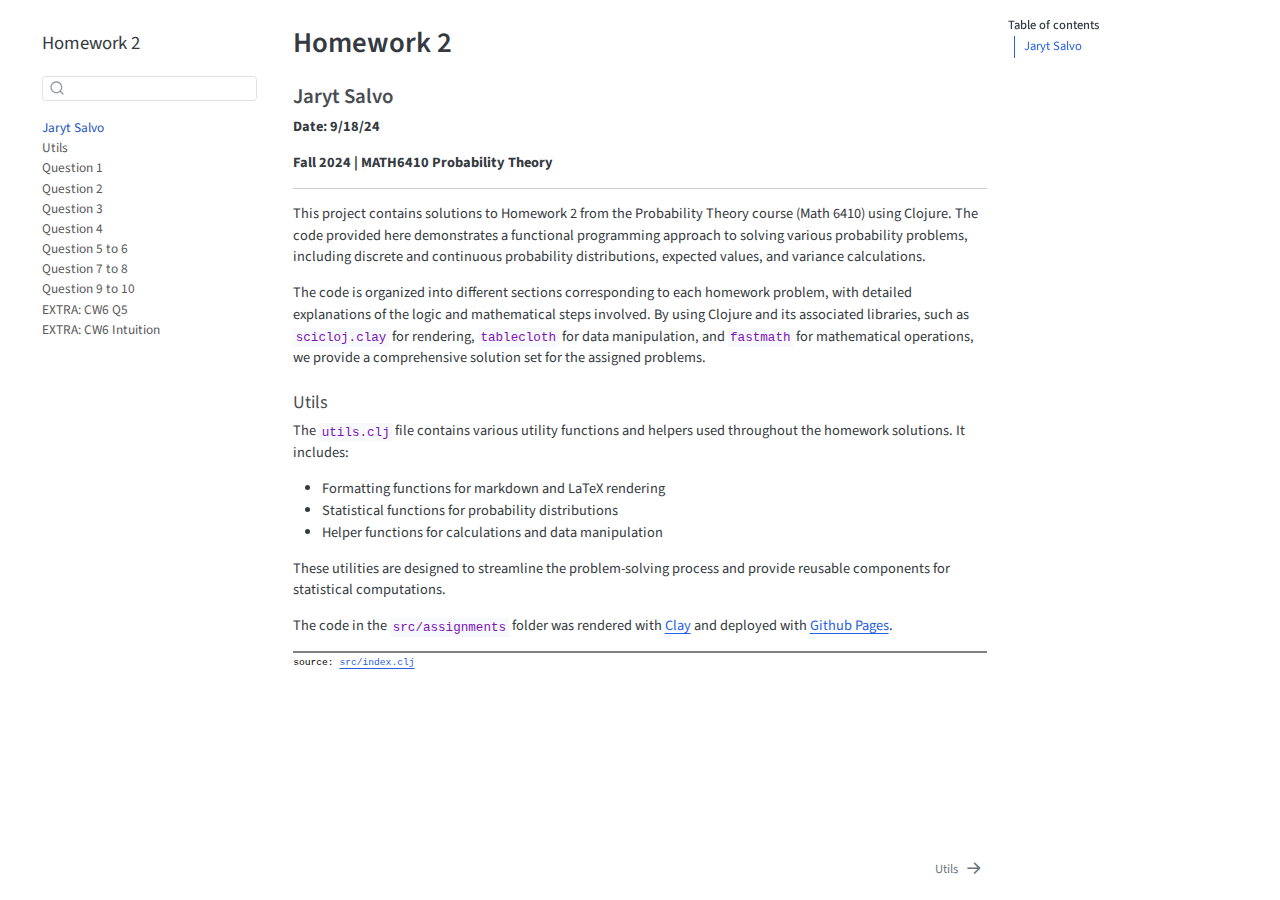
<file: docs/index.html>
<!DOCTYPE html>
<html xmlns="http://www.w3.org/1999/xhtml" lang="en" xml:lang="en"><head>

<meta charset="utf-8">
<meta name="generator" content="quarto-1.5.57">

<meta name="viewport" content="width=device-width, initial-scale=1.0, user-scalable=yes">


<title>Homework 2</title>
<style>
code{white-space: pre-wrap;}
span.smallcaps{font-variant: small-caps;}
div.columns{display: flex; gap: min(4vw, 1.5em);}
div.column{flex: auto; overflow-x: auto;}
div.hanging-indent{margin-left: 1.5em; text-indent: -1.5em;}
ul.task-list{list-style: none;}
ul.task-list li input[type="checkbox"] {
  width: 0.8em;
  margin: 0 0.8em 0.2em -1em; /* quarto-specific, see https://github.com/quarto-dev/quarto-cli/issues/4556 */ 
  vertical-align: middle;
}
</style>


<script src="site_libs/quarto-nav/quarto-nav.js"></script>
<script src="site_libs/quarto-nav/headroom.min.js"></script>
<script src="site_libs/clipboard/clipboard.min.js"></script>
<script src="site_libs/quarto-search/autocomplete.umd.js"></script>
<script src="site_libs/quarto-search/fuse.min.js"></script>
<script src="site_libs/quarto-search/quarto-search.js"></script>
<meta name="quarto:offset" content="./">
<link href="./assignments.hw2.utils.html" rel="next">
<script src="site_libs/quarto-html/quarto.js"></script>
<script src="site_libs/quarto-html/popper.min.js"></script>
<script src="site_libs/quarto-html/tippy.umd.min.js"></script>
<script src="site_libs/quarto-html/anchor.min.js"></script>
<link href="site_libs/quarto-html/tippy.css" rel="stylesheet">
<link href="site_libs/quarto-html/quarto-syntax-highlighting.css" rel="stylesheet" id="quarto-text-highlighting-styles">
<script src="site_libs/bootstrap/bootstrap.min.js"></script>
<link href="site_libs/bootstrap/bootstrap-icons.css" rel="stylesheet">
<link href="site_libs/bootstrap/bootstrap.min.css" rel="stylesheet" id="quarto-bootstrap" data-mode="light">
<script id="quarto-search-options" type="application/json">{
  "location": "sidebar",
  "copy-button": false,
  "collapse-after": 3,
  "panel-placement": "start",
  "type": "textbox",
  "limit": 50,
  "keyboard-shortcut": [
    "f",
    "/",
    "s"
  ],
  "show-item-context": false,
  "language": {
    "search-no-results-text": "No results",
    "search-matching-documents-text": "matching documents",
    "search-copy-link-title": "Copy link to search",
    "search-hide-matches-text": "Hide additional matches",
    "search-more-match-text": "more match in this document",
    "search-more-matches-text": "more matches in this document",
    "search-clear-button-title": "Clear",
    "search-text-placeholder": "",
    "search-detached-cancel-button-title": "Cancel",
    "search-submit-button-title": "Submit",
    "search-label": "Search"
  }
}</script>
<link rel="icon" href="data:,">


</head>

<body class="nav-sidebar floating">

<div id="quarto-search-results"></div>
  <header id="quarto-header" class="headroom fixed-top">
  <nav class="quarto-secondary-nav">
    <div class="container-fluid d-flex">
      <button type="button" class="quarto-btn-toggle btn" data-bs-toggle="collapse" role="button" data-bs-target=".quarto-sidebar-collapse-item" aria-controls="quarto-sidebar" aria-expanded="false" aria-label="Toggle sidebar navigation" onclick="if (window.quartoToggleHeadroom) { window.quartoToggleHeadroom(); }">
        <i class="bi bi-layout-text-sidebar-reverse"></i>
      </button>
        <nav class="quarto-page-breadcrumbs" aria-label="breadcrumb"><ol class="breadcrumb"><li class="breadcrumb-item"><a href="./index.html"><span class="chapter-title">Jaryt Salvo</span></a></li></ol></nav>
        <a class="flex-grow-1" role="navigation" data-bs-toggle="collapse" data-bs-target=".quarto-sidebar-collapse-item" aria-controls="quarto-sidebar" aria-expanded="false" aria-label="Toggle sidebar navigation" onclick="if (window.quartoToggleHeadroom) { window.quartoToggleHeadroom(); }">      
        </a>
      <button type="button" class="btn quarto-search-button" aria-label="Search" onclick="window.quartoOpenSearch();">
        <i class="bi bi-search"></i>
      </button>
    </div>
  </nav>
</header>
<!-- content -->
<div id="quarto-content" class="quarto-container page-columns page-rows-contents page-layout-article">
<!-- sidebar -->
  <nav id="quarto-sidebar" class="sidebar collapse collapse-horizontal quarto-sidebar-collapse-item sidebar-navigation floating overflow-auto">
    <div class="pt-lg-2 mt-2 text-left sidebar-header">
    <div class="sidebar-title mb-0 py-0">
      <a href="./">Homework 2</a> 
    </div>
      </div>
        <div class="mt-2 flex-shrink-0 align-items-center">
        <div class="sidebar-search">
        <div id="quarto-search" class="" title="Search"></div>
        </div>
        </div>
    <div class="sidebar-menu-container"> 
    <ul class="list-unstyled mt-1">
        <li class="sidebar-item">
  <div class="sidebar-item-container"> 
  <a href="./index.html" class="sidebar-item-text sidebar-link active"><span class="chapter-title">Jaryt Salvo</span></a>
  </div>
</li>
        <li class="sidebar-item">
  <div class="sidebar-item-container"> 
  <a href="./assignments.hw2.utils.html" class="sidebar-item-text sidebar-link"><span class="chapter-title">Utils</span></a>
  </div>
</li>
        <li class="sidebar-item">
  <div class="sidebar-item-container"> 
  <a href="./assignments.hw2.q1.html" class="sidebar-item-text sidebar-link"><span class="chapter-title">Question 1</span></a>
  </div>
</li>
        <li class="sidebar-item">
  <div class="sidebar-item-container"> 
  <a href="./assignments.hw2.q2.html" class="sidebar-item-text sidebar-link"><span class="chapter-title">Question 2</span></a>
  </div>
</li>
        <li class="sidebar-item">
  <div class="sidebar-item-container"> 
  <a href="./assignments.hw2.q3.html" class="sidebar-item-text sidebar-link"><span class="chapter-title">Question 3</span></a>
  </div>
</li>
        <li class="sidebar-item">
  <div class="sidebar-item-container"> 
  <a href="./assignments.hw2.q4.html" class="sidebar-item-text sidebar-link"><span class="chapter-title">Question 4</span></a>
  </div>
</li>
        <li class="sidebar-item">
  <div class="sidebar-item-container"> 
  <a href="./assignments.hw2.q5_6.html" class="sidebar-item-text sidebar-link"><span class="chapter-title">Question 5 to 6</span></a>
  </div>
</li>
        <li class="sidebar-item">
  <div class="sidebar-item-container"> 
  <a href="./assignments.hw2.q7_8.html" class="sidebar-item-text sidebar-link"><span class="chapter-title">Question 7 to 8</span></a>
  </div>
</li>
        <li class="sidebar-item">
  <div class="sidebar-item-container"> 
  <a href="./assignments.hw2.q9_10.html" class="sidebar-item-text sidebar-link"><span class="chapter-title">Question 9 to 10</span></a>
  </div>
</li>
        <li class="sidebar-item">
  <div class="sidebar-item-container"> 
  <a href="./assignments.hw2.cw6_q5.html" class="sidebar-item-text sidebar-link"><span class="chapter-title">EXTRA: CW6 Q5</span></a>
  </div>
</li>
        <li class="sidebar-item">
  <div class="sidebar-item-container"> 
  <a href="./assignments.hw2.cw6_intuition.html" class="sidebar-item-text sidebar-link"><span class="chapter-title">EXTRA: CW6 Intuition</span></a>
  </div>
</li>
    </ul>
    </div>
</nav>
<div id="quarto-sidebar-glass" class="quarto-sidebar-collapse-item" data-bs-toggle="collapse" data-bs-target=".quarto-sidebar-collapse-item"></div>
<!-- margin-sidebar -->
    <div id="quarto-margin-sidebar" class="sidebar margin-sidebar">
        <nav id="TOC" role="doc-toc" class="toc-active">
    <h2 id="toc-title">Table of contents</h2>
   
  <ul>
  <li><a href="#jaryt-salvo" id="toc-jaryt-salvo" class="nav-link active" data-scroll-target="#jaryt-salvo">Jaryt Salvo</a></li>
  </ul>
</nav>
    </div>
<!-- main -->
<main class="content" id="quarto-document-content">

<header id="title-block-header" class="quarto-title-block default">
<div class="quarto-title">
<h1 class="title">Homework 2</h1>
</div>



<div class="quarto-title-meta">

    
  
    
  </div>
  


</header>


<style></style>
<style>.printedClojure .sourceCode {
  background-color: transparent;
  border-style: none;
}
</style>
<style>.clay-limit-image-width .clay-image {max-width: 100%}
.clay-side-by-side .sourceCode {margin: 0}
.clay-side-by-side {margin: 1em 0}
</style>
<script src="index_files/md-default0.js" type="text/javascript"></script>
<script src="index_files/md-default1.js" type="text/javascript"></script>
<section id="jaryt-salvo" class="level3">
<h3 class="anchored" data-anchor-id="jaryt-salvo">Jaryt Salvo</h3>
<p><strong>Date:</strong> <strong>9/18/24</strong></p>
<p><strong>Fall 2024 | MATH6410 Probability Theory</strong></p>
<hr>
<p>This project contains solutions to Homework 2 from the Probability Theory course (Math 6410) using Clojure. The code provided here demonstrates a functional programming approach to solving various probability problems, including discrete and continuous probability distributions, expected values, and variance calculations.</p>
<p>The code is organized into different sections corresponding to each homework problem, with detailed explanations of the logic and mathematical steps involved. By using Clojure and its associated libraries, such as <code>scicloj.clay</code> for rendering, <code>tablecloth</code> for data manipulation, and <code>fastmath</code> for mathematical operations, we provide a comprehensive solution set for the assigned problems.</p>
<section id="utils" class="level4">
<h4 class="anchored" data-anchor-id="utils">Utils</h4>
<p>The <code>utils.clj</code> file contains various utility functions and helpers used throughout the homework solutions. It includes:</p>
<ul>
<li>Formatting functions for markdown and LaTeX rendering</li>
<li>Statistical functions for probability distributions</li>
<li>Helper functions for calculations and data manipulation</li>
</ul>
<p>These utilities are designed to streamline the problem-solving process and provide reusable components for statistical computations.</p>
<p>The code in the <code>src/assignments</code> folder was rendered with <a href="https://scicloj.github.io/clay/">Clay</a> and deployed with <a href="https://pages.github.com/">Github Pages</a>.</p>
<div style="background-color:grey;height:2px;width:100%;"></div>
<div><pre><small><small>source: <a href="https://github.com/adabwana/f24-m6410-hw2/blob/master/src/index.clj">src/index.clj</a></small></small></pre></div>


</section>
</section>

</main> <!-- /main -->
<script id="quarto-html-after-body" type="application/javascript">
window.document.addEventListener("DOMContentLoaded", function (event) {
  const toggleBodyColorMode = (bsSheetEl) => {
    const mode = bsSheetEl.getAttribute("data-mode");
    const bodyEl = window.document.querySelector("body");
    if (mode === "dark") {
      bodyEl.classList.add("quarto-dark");
      bodyEl.classList.remove("quarto-light");
    } else {
      bodyEl.classList.add("quarto-light");
      bodyEl.classList.remove("quarto-dark");
    }
  }
  const toggleBodyColorPrimary = () => {
    const bsSheetEl = window.document.querySelector("link#quarto-bootstrap");
    if (bsSheetEl) {
      toggleBodyColorMode(bsSheetEl);
    }
  }
  toggleBodyColorPrimary();  
  const icon = "";
  const anchorJS = new window.AnchorJS();
  anchorJS.options = {
    placement: 'right',
    icon: icon
  };
  anchorJS.add('.anchored');
  const isCodeAnnotation = (el) => {
    for (const clz of el.classList) {
      if (clz.startsWith('code-annotation-')) {                     
        return true;
      }
    }
    return false;
  }
  const onCopySuccess = function(e) {
    // button target
    const button = e.trigger;
    // don't keep focus
    button.blur();
    // flash "checked"
    button.classList.add('code-copy-button-checked');
    var currentTitle = button.getAttribute("title");
    button.setAttribute("title", "Copied!");
    let tooltip;
    if (window.bootstrap) {
      button.setAttribute("data-bs-toggle", "tooltip");
      button.setAttribute("data-bs-placement", "left");
      button.setAttribute("data-bs-title", "Copied!");
      tooltip = new bootstrap.Tooltip(button, 
        { trigger: "manual", 
          customClass: "code-copy-button-tooltip",
          offset: [0, -8]});
      tooltip.show();    
    }
    setTimeout(function() {
      if (tooltip) {
        tooltip.hide();
        button.removeAttribute("data-bs-title");
        button.removeAttribute("data-bs-toggle");
        button.removeAttribute("data-bs-placement");
      }
      button.setAttribute("title", currentTitle);
      button.classList.remove('code-copy-button-checked');
    }, 1000);
    // clear code selection
    e.clearSelection();
  }
  const getTextToCopy = function(trigger) {
      const codeEl = trigger.previousElementSibling.cloneNode(true);
      for (const childEl of codeEl.children) {
        if (isCodeAnnotation(childEl)) {
          childEl.remove();
        }
      }
      return codeEl.innerText;
  }
  const clipboard = new window.ClipboardJS('.code-copy-button:not([data-in-quarto-modal])', {
    text: getTextToCopy
  });
  clipboard.on('success', onCopySuccess);
  if (window.document.getElementById('quarto-embedded-source-code-modal')) {
    // For code content inside modals, clipBoardJS needs to be initialized with a container option
    // TODO: Check when it could be a function (https://github.com/zenorocha/clipboard.js/issues/860)
    const clipboardModal = new window.ClipboardJS('.code-copy-button[data-in-quarto-modal]', {
      text: getTextToCopy,
      container: window.document.getElementById('quarto-embedded-source-code-modal')
    });
    clipboardModal.on('success', onCopySuccess);
  }
    var localhostRegex = new RegExp(/^(?:http|https):\/\/localhost\:?[0-9]*\//);
    var mailtoRegex = new RegExp(/^mailto:/);
      var filterRegex = new RegExp('/' + window.location.host + '/');
    var isInternal = (href) => {
        return filterRegex.test(href) || localhostRegex.test(href) || mailtoRegex.test(href);
    }
    // Inspect non-navigation links and adorn them if external
 	var links = window.document.querySelectorAll('a[href]:not(.nav-link):not(.navbar-brand):not(.toc-action):not(.sidebar-link):not(.sidebar-item-toggle):not(.pagination-link):not(.no-external):not([aria-hidden]):not(.dropdown-item):not(.quarto-navigation-tool):not(.about-link)');
    for (var i=0; i<links.length; i++) {
      const link = links[i];
      if (!isInternal(link.href)) {
        // undo the damage that might have been done by quarto-nav.js in the case of
        // links that we want to consider external
        if (link.dataset.originalHref !== undefined) {
          link.href = link.dataset.originalHref;
        }
      }
    }
  function tippyHover(el, contentFn, onTriggerFn, onUntriggerFn) {
    const config = {
      allowHTML: true,
      maxWidth: 500,
      delay: 100,
      arrow: false,
      appendTo: function(el) {
          return el.parentElement;
      },
      interactive: true,
      interactiveBorder: 10,
      theme: 'quarto',
      placement: 'bottom-start',
    };
    if (contentFn) {
      config.content = contentFn;
    }
    if (onTriggerFn) {
      config.onTrigger = onTriggerFn;
    }
    if (onUntriggerFn) {
      config.onUntrigger = onUntriggerFn;
    }
    window.tippy(el, config); 
  }
  const noterefs = window.document.querySelectorAll('a[role="doc-noteref"]');
  for (var i=0; i<noterefs.length; i++) {
    const ref = noterefs[i];
    tippyHover(ref, function() {
      // use id or data attribute instead here
      let href = ref.getAttribute('data-footnote-href') || ref.getAttribute('href');
      try { href = new URL(href).hash; } catch {}
      const id = href.replace(/^#\/?/, "");
      const note = window.document.getElementById(id);
      if (note) {
        return note.innerHTML;
      } else {
        return "";
      }
    });
  }
  const xrefs = window.document.querySelectorAll('a.quarto-xref');
  const processXRef = (id, note) => {
    // Strip column container classes
    const stripColumnClz = (el) => {
      el.classList.remove("page-full", "page-columns");
      if (el.children) {
        for (const child of el.children) {
          stripColumnClz(child);
        }
      }
    }
    stripColumnClz(note)
    if (id === null || id.startsWith('sec-')) {
      // Special case sections, only their first couple elements
      const container = document.createElement("div");
      if (note.children && note.children.length > 2) {
        container.appendChild(note.children[0].cloneNode(true));
        for (let i = 1; i < note.children.length; i++) {
          const child = note.children[i];
          if (child.tagName === "P" && child.innerText === "") {
            continue;
          } else {
            container.appendChild(child.cloneNode(true));
            break;
          }
        }
        if (window.Quarto?.typesetMath) {
          window.Quarto.typesetMath(container);
        }
        return container.innerHTML
      } else {
        if (window.Quarto?.typesetMath) {
          window.Quarto.typesetMath(note);
        }
        return note.innerHTML;
      }
    } else {
      // Remove any anchor links if they are present
      const anchorLink = note.querySelector('a.anchorjs-link');
      if (anchorLink) {
        anchorLink.remove();
      }
      if (window.Quarto?.typesetMath) {
        window.Quarto.typesetMath(note);
      }
      // TODO in 1.5, we should make sure this works without a callout special case
      if (note.classList.contains("callout")) {
        return note.outerHTML;
      } else {
        return note.innerHTML;
      }
    }
  }
  for (var i=0; i<xrefs.length; i++) {
    const xref = xrefs[i];
    tippyHover(xref, undefined, function(instance) {
      instance.disable();
      let url = xref.getAttribute('href');
      let hash = undefined; 
      if (url.startsWith('#')) {
        hash = url;
      } else {
        try { hash = new URL(url).hash; } catch {}
      }
      if (hash) {
        const id = hash.replace(/^#\/?/, "");
        const note = window.document.getElementById(id);
        if (note !== null) {
          try {
            const html = processXRef(id, note.cloneNode(true));
            instance.setContent(html);
          } finally {
            instance.enable();
            instance.show();
          }
        } else {
          // See if we can fetch this
          fetch(url.split('#')[0])
          .then(res => res.text())
          .then(html => {
            const parser = new DOMParser();
            const htmlDoc = parser.parseFromString(html, "text/html");
            const note = htmlDoc.getElementById(id);
            if (note !== null) {
              const html = processXRef(id, note);
              instance.setContent(html);
            } 
          }).finally(() => {
            instance.enable();
            instance.show();
          });
        }
      } else {
        // See if we can fetch a full url (with no hash to target)
        // This is a special case and we should probably do some content thinning / targeting
        fetch(url)
        .then(res => res.text())
        .then(html => {
          const parser = new DOMParser();
          const htmlDoc = parser.parseFromString(html, "text/html");
          const note = htmlDoc.querySelector('main.content');
          if (note !== null) {
            // This should only happen for chapter cross references
            // (since there is no id in the URL)
            // remove the first header
            if (note.children.length > 0 && note.children[0].tagName === "HEADER") {
              note.children[0].remove();
            }
            const html = processXRef(null, note);
            instance.setContent(html);
          } 
        }).finally(() => {
          instance.enable();
          instance.show();
        });
      }
    }, function(instance) {
    });
  }
      let selectedAnnoteEl;
      const selectorForAnnotation = ( cell, annotation) => {
        let cellAttr = 'data-code-cell="' + cell + '"';
        let lineAttr = 'data-code-annotation="' +  annotation + '"';
        const selector = 'span[' + cellAttr + '][' + lineAttr + ']';
        return selector;
      }
      const selectCodeLines = (annoteEl) => {
        const doc = window.document;
        const targetCell = annoteEl.getAttribute("data-target-cell");
        const targetAnnotation = annoteEl.getAttribute("data-target-annotation");
        const annoteSpan = window.document.querySelector(selectorForAnnotation(targetCell, targetAnnotation));
        const lines = annoteSpan.getAttribute("data-code-lines").split(",");
        const lineIds = lines.map((line) => {
          return targetCell + "-" + line;
        })
        let top = null;
        let height = null;
        let parent = null;
        if (lineIds.length > 0) {
            //compute the position of the single el (top and bottom and make a div)
            const el = window.document.getElementById(lineIds[0]);
            top = el.offsetTop;
            height = el.offsetHeight;
            parent = el.parentElement.parentElement;
          if (lineIds.length > 1) {
            const lastEl = window.document.getElementById(lineIds[lineIds.length - 1]);
            const bottom = lastEl.offsetTop + lastEl.offsetHeight;
            height = bottom - top;
          }
          if (top !== null && height !== null && parent !== null) {
            // cook up a div (if necessary) and position it 
            let div = window.document.getElementById("code-annotation-line-highlight");
            if (div === null) {
              div = window.document.createElement("div");
              div.setAttribute("id", "code-annotation-line-highlight");
              div.style.position = 'absolute';
              parent.appendChild(div);
            }
            div.style.top = top - 2 + "px";
            div.style.height = height + 4 + "px";
            div.style.left = 0;
            let gutterDiv = window.document.getElementById("code-annotation-line-highlight-gutter");
            if (gutterDiv === null) {
              gutterDiv = window.document.createElement("div");
              gutterDiv.setAttribute("id", "code-annotation-line-highlight-gutter");
              gutterDiv.style.position = 'absolute';
              const codeCell = window.document.getElementById(targetCell);
              const gutter = codeCell.querySelector('.code-annotation-gutter');
              gutter.appendChild(gutterDiv);
            }
            gutterDiv.style.top = top - 2 + "px";
            gutterDiv.style.height = height + 4 + "px";
          }
          selectedAnnoteEl = annoteEl;
        }
      };
      const unselectCodeLines = () => {
        const elementsIds = ["code-annotation-line-highlight", "code-annotation-line-highlight-gutter"];
        elementsIds.forEach((elId) => {
          const div = window.document.getElementById(elId);
          if (div) {
            div.remove();
          }
        });
        selectedAnnoteEl = undefined;
      };
        // Handle positioning of the toggle
    window.addEventListener(
      "resize",
      throttle(() => {
        elRect = undefined;
        if (selectedAnnoteEl) {
          selectCodeLines(selectedAnnoteEl);
        }
      }, 10)
    );
    function throttle(fn, ms) {
    let throttle = false;
    let timer;
      return (...args) => {
        if(!throttle) { // first call gets through
            fn.apply(this, args);
            throttle = true;
        } else { // all the others get throttled
            if(timer) clearTimeout(timer); // cancel #2
            timer = setTimeout(() => {
              fn.apply(this, args);
              timer = throttle = false;
            }, ms);
        }
      };
    }
      // Attach click handler to the DT
      const annoteDls = window.document.querySelectorAll('dt[data-target-cell]');
      for (const annoteDlNode of annoteDls) {
        annoteDlNode.addEventListener('click', (event) => {
          const clickedEl = event.target;
          if (clickedEl !== selectedAnnoteEl) {
            unselectCodeLines();
            const activeEl = window.document.querySelector('dt[data-target-cell].code-annotation-active');
            if (activeEl) {
              activeEl.classList.remove('code-annotation-active');
            }
            selectCodeLines(clickedEl);
            clickedEl.classList.add('code-annotation-active');
          } else {
            // Unselect the line
            unselectCodeLines();
            clickedEl.classList.remove('code-annotation-active');
          }
        });
      }
  const findCites = (el) => {
    const parentEl = el.parentElement;
    if (parentEl) {
      const cites = parentEl.dataset.cites;
      if (cites) {
        return {
          el,
          cites: cites.split(' ')
        };
      } else {
        return findCites(el.parentElement)
      }
    } else {
      return undefined;
    }
  };
  var bibliorefs = window.document.querySelectorAll('a[role="doc-biblioref"]');
  for (var i=0; i<bibliorefs.length; i++) {
    const ref = bibliorefs[i];
    const citeInfo = findCites(ref);
    if (citeInfo) {
      tippyHover(citeInfo.el, function() {
        var popup = window.document.createElement('div');
        citeInfo.cites.forEach(function(cite) {
          var citeDiv = window.document.createElement('div');
          citeDiv.classList.add('hanging-indent');
          citeDiv.classList.add('csl-entry');
          var biblioDiv = window.document.getElementById('ref-' + cite);
          if (biblioDiv) {
            citeDiv.innerHTML = biblioDiv.innerHTML;
          }
          popup.appendChild(citeDiv);
        });
        return popup.innerHTML;
      });
    }
  }
});
</script>
<nav class="page-navigation">
  <div class="nav-page nav-page-previous">
  </div>
  <div class="nav-page nav-page-next">
      <a href="./assignments.hw2.utils.html" class="pagination-link" aria-label="Utils">
        <span class="nav-page-text"><span class="chapter-title">Utils</span></span> <i class="bi bi-arrow-right-short"></i>
      </a>
  </div>
</nav>
</div> <!-- /content -->




</body></html>
</file>
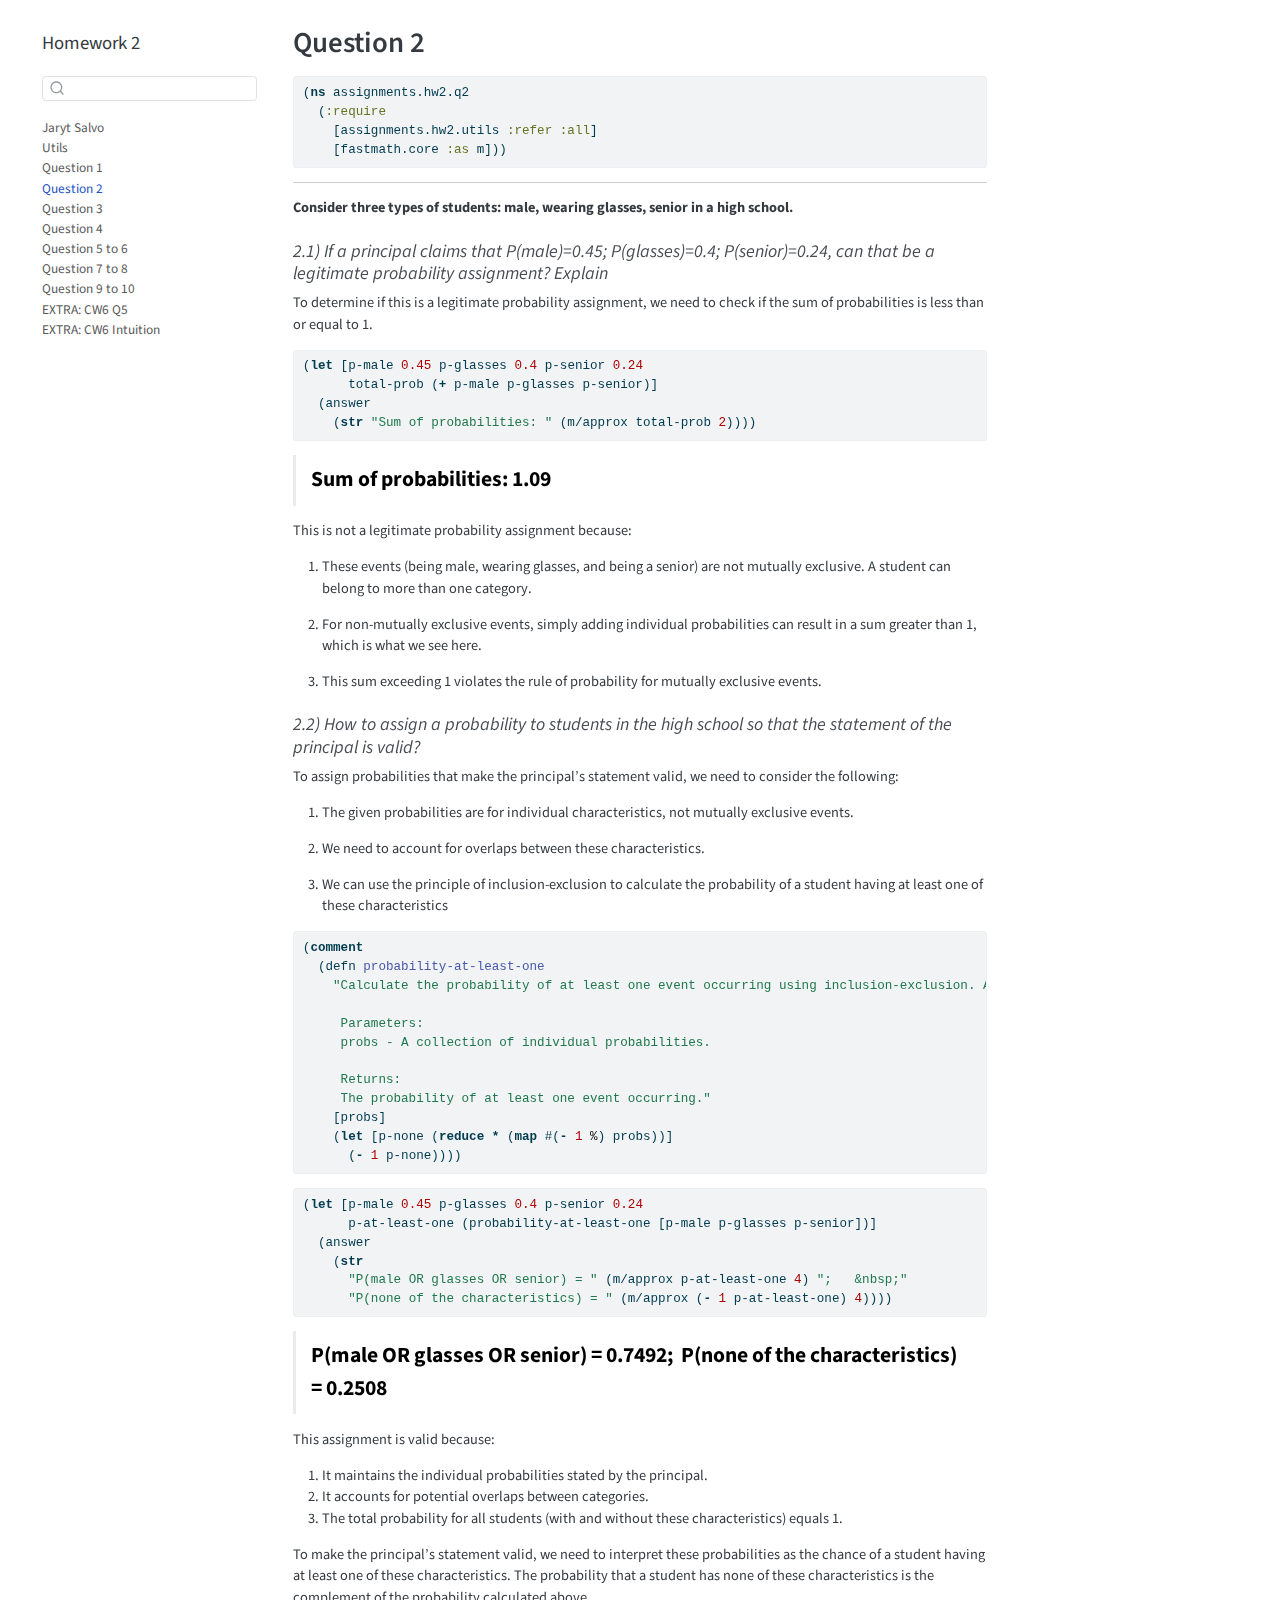
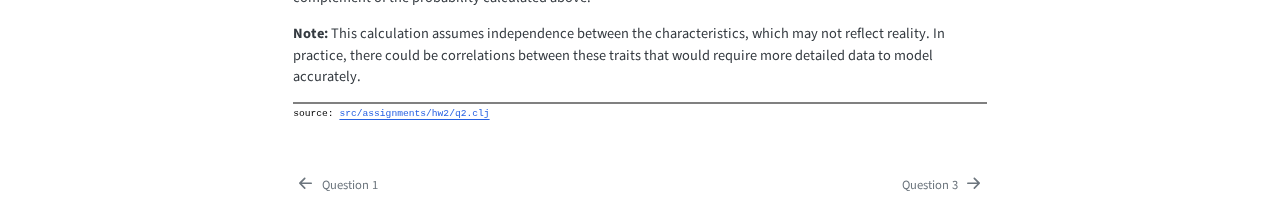
<file: docs/assignments.hw2.q2.html>
<!DOCTYPE html>
<html xmlns="http://www.w3.org/1999/xhtml" lang="en" xml:lang="en"><head>

<meta charset="utf-8">
<meta name="generator" content="quarto-1.5.57">

<meta name="viewport" content="width=device-width, initial-scale=1.0, user-scalable=yes">


<title>Question 2 – Homework 2</title>
<style>
code{white-space: pre-wrap;}
span.smallcaps{font-variant: small-caps;}
div.columns{display: flex; gap: min(4vw, 1.5em);}
div.column{flex: auto; overflow-x: auto;}
div.hanging-indent{margin-left: 1.5em; text-indent: -1.5em;}
ul.task-list{list-style: none;}
ul.task-list li input[type="checkbox"] {
  width: 0.8em;
  margin: 0 0.8em 0.2em -1em; /* quarto-specific, see https://github.com/quarto-dev/quarto-cli/issues/4556 */ 
  vertical-align: middle;
}
/* CSS for syntax highlighting */
pre > code.sourceCode { white-space: pre; position: relative; }
pre > code.sourceCode > span { line-height: 1.25; }
pre > code.sourceCode > span:empty { height: 1.2em; }
.sourceCode { overflow: visible; }
code.sourceCode > span { color: inherit; text-decoration: inherit; }
div.sourceCode { margin: 1em 0; }
pre.sourceCode { margin: 0; }
@media screen {
div.sourceCode { overflow: auto; }
}
@media print {
pre > code.sourceCode { white-space: pre-wrap; }
pre > code.sourceCode > span { display: inline-block; text-indent: -5em; padding-left: 5em; }
}
pre.numberSource code
  { counter-reset: source-line 0; }
pre.numberSource code > span
  { position: relative; left: -4em; counter-increment: source-line; }
pre.numberSource code > span > a:first-child::before
  { content: counter(source-line);
    position: relative; left: -1em; text-align: right; vertical-align: baseline;
    border: none; display: inline-block;
    -webkit-touch-callout: none; -webkit-user-select: none;
    -khtml-user-select: none; -moz-user-select: none;
    -ms-user-select: none; user-select: none;
    padding: 0 4px; width: 4em;
  }
pre.numberSource { margin-left: 3em;  padding-left: 4px; }
div.sourceCode
  {   }
@media screen {
pre > code.sourceCode > span > a:first-child::before { text-decoration: underline; }
}
</style>


<script src="site_libs/quarto-nav/quarto-nav.js"></script>
<script src="site_libs/quarto-nav/headroom.min.js"></script>
<script src="site_libs/clipboard/clipboard.min.js"></script>
<script src="site_libs/quarto-search/autocomplete.umd.js"></script>
<script src="site_libs/quarto-search/fuse.min.js"></script>
<script src="site_libs/quarto-search/quarto-search.js"></script>
<meta name="quarto:offset" content="./">
<link href="./assignments.hw2.q3.html" rel="next">
<link href="./assignments.hw2.q1.html" rel="prev">
<script src="site_libs/quarto-html/quarto.js"></script>
<script src="site_libs/quarto-html/popper.min.js"></script>
<script src="site_libs/quarto-html/tippy.umd.min.js"></script>
<script src="site_libs/quarto-html/anchor.min.js"></script>
<link href="site_libs/quarto-html/tippy.css" rel="stylesheet">
<link href="site_libs/quarto-html/quarto-syntax-highlighting.css" rel="stylesheet" id="quarto-text-highlighting-styles">
<script src="site_libs/bootstrap/bootstrap.min.js"></script>
<link href="site_libs/bootstrap/bootstrap-icons.css" rel="stylesheet">
<link href="site_libs/bootstrap/bootstrap.min.css" rel="stylesheet" id="quarto-bootstrap" data-mode="light">
<script id="quarto-search-options" type="application/json">{
  "location": "sidebar",
  "copy-button": false,
  "collapse-after": 3,
  "panel-placement": "start",
  "type": "textbox",
  "limit": 50,
  "keyboard-shortcut": [
    "f",
    "/",
    "s"
  ],
  "show-item-context": false,
  "language": {
    "search-no-results-text": "No results",
    "search-matching-documents-text": "matching documents",
    "search-copy-link-title": "Copy link to search",
    "search-hide-matches-text": "Hide additional matches",
    "search-more-match-text": "more match in this document",
    "search-more-matches-text": "more matches in this document",
    "search-clear-button-title": "Clear",
    "search-text-placeholder": "",
    "search-detached-cancel-button-title": "Cancel",
    "search-submit-button-title": "Submit",
    "search-label": "Search"
  }
}</script>
<link rel="icon" href="data:,">


</head>

<body class="nav-sidebar floating">

<div id="quarto-search-results"></div>
  <header id="quarto-header" class="headroom fixed-top">
  <nav class="quarto-secondary-nav">
    <div class="container-fluid d-flex">
      <button type="button" class="quarto-btn-toggle btn" data-bs-toggle="collapse" role="button" data-bs-target=".quarto-sidebar-collapse-item" aria-controls="quarto-sidebar" aria-expanded="false" aria-label="Toggle sidebar navigation" onclick="if (window.quartoToggleHeadroom) { window.quartoToggleHeadroom(); }">
        <i class="bi bi-layout-text-sidebar-reverse"></i>
      </button>
        <nav class="quarto-page-breadcrumbs" aria-label="breadcrumb"><ol class="breadcrumb"><li class="breadcrumb-item"><a href="./assignments.hw2.q2.html"><span class="chapter-title">Question 2</span></a></li></ol></nav>
        <a class="flex-grow-1" role="navigation" data-bs-toggle="collapse" data-bs-target=".quarto-sidebar-collapse-item" aria-controls="quarto-sidebar" aria-expanded="false" aria-label="Toggle sidebar navigation" onclick="if (window.quartoToggleHeadroom) { window.quartoToggleHeadroom(); }">      
        </a>
      <button type="button" class="btn quarto-search-button" aria-label="Search" onclick="window.quartoOpenSearch();">
        <i class="bi bi-search"></i>
      </button>
    </div>
  </nav>
</header>
<!-- content -->
<div id="quarto-content" class="quarto-container page-columns page-rows-contents page-layout-article">
<!-- sidebar -->
  <nav id="quarto-sidebar" class="sidebar collapse collapse-horizontal quarto-sidebar-collapse-item sidebar-navigation floating overflow-auto">
    <div class="pt-lg-2 mt-2 text-left sidebar-header">
    <div class="sidebar-title mb-0 py-0">
      <a href="./">Homework 2</a> 
    </div>
      </div>
        <div class="mt-2 flex-shrink-0 align-items-center">
        <div class="sidebar-search">
        <div id="quarto-search" class="" title="Search"></div>
        </div>
        </div>
    <div class="sidebar-menu-container"> 
    <ul class="list-unstyled mt-1">
        <li class="sidebar-item">
  <div class="sidebar-item-container"> 
  <a href="./index.html" class="sidebar-item-text sidebar-link"><span class="chapter-title">Jaryt Salvo</span></a>
  </div>
</li>
        <li class="sidebar-item">
  <div class="sidebar-item-container"> 
  <a href="./assignments.hw2.utils.html" class="sidebar-item-text sidebar-link"><span class="chapter-title">Utils</span></a>
  </div>
</li>
        <li class="sidebar-item">
  <div class="sidebar-item-container"> 
  <a href="./assignments.hw2.q1.html" class="sidebar-item-text sidebar-link"><span class="chapter-title">Question 1</span></a>
  </div>
</li>
        <li class="sidebar-item">
  <div class="sidebar-item-container"> 
  <a href="./assignments.hw2.q2.html" class="sidebar-item-text sidebar-link active"><span class="chapter-title">Question 2</span></a>
  </div>
</li>
        <li class="sidebar-item">
  <div class="sidebar-item-container"> 
  <a href="./assignments.hw2.q3.html" class="sidebar-item-text sidebar-link"><span class="chapter-title">Question 3</span></a>
  </div>
</li>
        <li class="sidebar-item">
  <div class="sidebar-item-container"> 
  <a href="./assignments.hw2.q4.html" class="sidebar-item-text sidebar-link"><span class="chapter-title">Question 4</span></a>
  </div>
</li>
        <li class="sidebar-item">
  <div class="sidebar-item-container"> 
  <a href="./assignments.hw2.q5_6.html" class="sidebar-item-text sidebar-link"><span class="chapter-title">Question 5 to 6</span></a>
  </div>
</li>
        <li class="sidebar-item">
  <div class="sidebar-item-container"> 
  <a href="./assignments.hw2.q7_8.html" class="sidebar-item-text sidebar-link"><span class="chapter-title">Question 7 to 8</span></a>
  </div>
</li>
        <li class="sidebar-item">
  <div class="sidebar-item-container"> 
  <a href="./assignments.hw2.q9_10.html" class="sidebar-item-text sidebar-link"><span class="chapter-title">Question 9 to 10</span></a>
  </div>
</li>
        <li class="sidebar-item">
  <div class="sidebar-item-container"> 
  <a href="./assignments.hw2.cw6_q5.html" class="sidebar-item-text sidebar-link"><span class="chapter-title">EXTRA: CW6 Q5</span></a>
  </div>
</li>
        <li class="sidebar-item">
  <div class="sidebar-item-container"> 
  <a href="./assignments.hw2.cw6_intuition.html" class="sidebar-item-text sidebar-link"><span class="chapter-title">EXTRA: CW6 Intuition</span></a>
  </div>
</li>
    </ul>
    </div>
</nav>
<div id="quarto-sidebar-glass" class="quarto-sidebar-collapse-item" data-bs-toggle="collapse" data-bs-target=".quarto-sidebar-collapse-item"></div>
<!-- margin-sidebar -->
    <div id="quarto-margin-sidebar" class="sidebar margin-sidebar zindex-bottom">
        
    </div>
<!-- main -->
<main class="content" id="quarto-document-content">

<header id="title-block-header" class="quarto-title-block default">
<div class="quarto-title">
<h1 class="title"><span class="chapter-title">Question 2</span></h1>
</div>



<div class="quarto-title-meta">

    
  
    
  </div>
  


</header>


<style></style>
<style>.printedClojure .sourceCode {
  background-color: transparent;
  border-style: none;
}
</style>
<style>.clay-limit-image-width .clay-image {max-width: 100%}
.clay-side-by-side .sourceCode {margin: 0}
.clay-side-by-side {margin: 1em 0}
</style>
<script src="assignments.hw2.q2_files/md-default0.js" type="text/javascript"></script>
<script src="assignments.hw2.q2_files/md-default1.js" type="text/javascript"></script>
<div class="sourceClojure">
<div class="sourceCode" id="cb1"><pre class="sourceCode clojure code-with-copy"><code class="sourceCode clojure"><span id="cb1-1"><a href="#cb1-1" aria-hidden="true" tabindex="-1"></a>(<span class="kw">ns</span> assignments.hw2.q2</span>
<span id="cb1-2"><a href="#cb1-2" aria-hidden="true" tabindex="-1"></a>  (<span class="at">:require</span></span>
<span id="cb1-3"><a href="#cb1-3" aria-hidden="true" tabindex="-1"></a>    [assignments.hw2.utils <span class="at">:refer</span> <span class="at">:all</span>]</span>
<span id="cb1-4"><a href="#cb1-4" aria-hidden="true" tabindex="-1"></a>    [fastmath.core <span class="at">:as</span> m]))</span></code><button title="Copy to Clipboard" class="code-copy-button"><i class="bi"></i></button></pre></div>
</div>
<hr>
<p><strong>Consider three types of students: male, wearing glasses, senior in a high school.</strong></p>
<section id="if-a-principal-claims-that-pmale0.45-pglasses0.4-psenior0.24-can-that-be-a-legitimate-probability-assignment-explain" class="level4">
<h4 class="anchored" data-anchor-id="if-a-principal-claims-that-pmale0.45-pglasses0.4-psenior0.24-can-that-be-a-legitimate-probability-assignment-explain"><em>2.1) If a principal claims that P(male)=0.45; P(glasses)=0.4; P(senior)=0.24, can that be a legitimate probability assignment? Explain</em></h4>
<p>To determine if this is a legitimate probability assignment, we need to check if the sum of probabilities is less than or equal to 1.</p>
<div class="sourceClojure">
<div class="sourceCode" id="cb2"><pre class="sourceCode clojure code-with-copy"><code class="sourceCode clojure"><span id="cb2-1"><a href="#cb2-1" aria-hidden="true" tabindex="-1"></a>(<span class="kw">let</span> [p-male <span class="fl">0.45</span> p-glasses <span class="fl">0.4</span> p-senior <span class="fl">0.24</span></span>
<span id="cb2-2"><a href="#cb2-2" aria-hidden="true" tabindex="-1"></a>      total-prob (<span class="kw">+</span> p-male p-glasses p-senior)]</span>
<span id="cb2-3"><a href="#cb2-3" aria-hidden="true" tabindex="-1"></a>  (answer</span>
<span id="cb2-4"><a href="#cb2-4" aria-hidden="true" tabindex="-1"></a>    (<span class="kw">str</span> <span class="st">"Sum of probabilities: "</span> (m/approx total-prob <span class="dv">2</span>))))</span></code><button title="Copy to Clipboard" class="code-copy-button"><i class="bi"></i></button></pre></div>
</div>
<blockquote class="blockquote">
<p><span style="color: black; font-size: 1.5em;"><strong>Sum of probabilities: 1.09</strong></span></p>
</blockquote>
<p>This is not a legitimate probability assignment because:</p>
<ol type="1">
<li><p>These events (being male, wearing glasses, and being a senior) are not mutually exclusive. A student can belong to more than one category.</p></li>
<li><p>For non-mutually exclusive events, simply adding individual probabilities can result in a sum greater than 1, which is what we see here.</p></li>
<li><p>This sum exceeding 1 violates the rule of probability for mutually exclusive events.</p></li>
</ol>
</section>
<section id="how-to-assign-a-probability-to-students-in-the-high-school-so-that-the-statement-of-the-principal-is-valid" class="level4">
<h4 class="anchored" data-anchor-id="how-to-assign-a-probability-to-students-in-the-high-school-so-that-the-statement-of-the-principal-is-valid"><em>2.2) How to assign a probability to students in the high school so that the statement of the principal is valid?</em></h4>
<p>To assign probabilities that make the principal’s statement valid, we need to consider the following:</p>
<ol type="1">
<li><p>The given probabilities are for individual characteristics, not mutually exclusive events.</p></li>
<li><p>We need to account for overlaps between these characteristics.</p></li>
<li><p>We can use the principle of inclusion-exclusion to calculate the probability of a student having at least one of these characteristics</p></li>
</ol>
<div class="sourceClojure">
<div class="sourceCode" id="cb3"><pre class="sourceCode clojure code-with-copy"><code class="sourceCode clojure"><span id="cb3-1"><a href="#cb3-1" aria-hidden="true" tabindex="-1"></a>(<span class="kw">comment</span></span>
<span id="cb3-2"><a href="#cb3-2" aria-hidden="true" tabindex="-1"></a>  (<span class="bu">defn</span><span class="fu"> probability-at-least-one</span></span>
<span id="cb3-3"><a href="#cb3-3" aria-hidden="true" tabindex="-1"></a>    <span class="st">"Calculate the probability of at least one event occurring using inclusion-exclusion. Assumes independence between events.</span></span>
<span id="cb3-4"><a href="#cb3-4" aria-hidden="true" tabindex="-1"></a><span class="st">    </span></span>
<span id="cb3-5"><a href="#cb3-5" aria-hidden="true" tabindex="-1"></a><span class="st">     Parameters:</span></span>
<span id="cb3-6"><a href="#cb3-6" aria-hidden="true" tabindex="-1"></a><span class="st">     probs - A collection of individual probabilities.</span></span>
<span id="cb3-7"><a href="#cb3-7" aria-hidden="true" tabindex="-1"></a><span class="st">     </span></span>
<span id="cb3-8"><a href="#cb3-8" aria-hidden="true" tabindex="-1"></a><span class="st">     Returns:</span></span>
<span id="cb3-9"><a href="#cb3-9" aria-hidden="true" tabindex="-1"></a><span class="st">     The probability of at least one event occurring."</span></span>
<span id="cb3-10"><a href="#cb3-10" aria-hidden="true" tabindex="-1"></a>    [probs]</span>
<span id="cb3-11"><a href="#cb3-11" aria-hidden="true" tabindex="-1"></a>    (<span class="kw">let</span> [p-none (<span class="kw">reduce</span> <span class="kw">*</span> (<span class="kw">map</span> #(<span class="kw">-</span> <span class="dv">1</span> <span class="va">%</span>) probs))]</span>
<span id="cb3-12"><a href="#cb3-12" aria-hidden="true" tabindex="-1"></a>      (<span class="kw">-</span> <span class="dv">1</span> p-none))))</span></code><button title="Copy to Clipboard" class="code-copy-button"><i class="bi"></i></button></pre></div>
</div>
<div class="sourceClojure">
<div class="sourceCode" id="cb4"><pre class="sourceCode clojure code-with-copy"><code class="sourceCode clojure"><span id="cb4-1"><a href="#cb4-1" aria-hidden="true" tabindex="-1"></a>(<span class="kw">let</span> [p-male <span class="fl">0.45</span> p-glasses <span class="fl">0.4</span> p-senior <span class="fl">0.24</span></span>
<span id="cb4-2"><a href="#cb4-2" aria-hidden="true" tabindex="-1"></a>      p-at-least-one (probability-at-least-one [p-male p-glasses p-senior])]</span>
<span id="cb4-3"><a href="#cb4-3" aria-hidden="true" tabindex="-1"></a>  (answer</span>
<span id="cb4-4"><a href="#cb4-4" aria-hidden="true" tabindex="-1"></a>    (<span class="kw">str</span></span>
<span id="cb4-5"><a href="#cb4-5" aria-hidden="true" tabindex="-1"></a>      <span class="st">"P(male OR glasses OR senior) = "</span> (m/approx p-at-least-one <span class="dv">4</span>) <span class="st">";   &amp;nbsp;"</span></span>
<span id="cb4-6"><a href="#cb4-6" aria-hidden="true" tabindex="-1"></a>      <span class="st">"P(none of the characteristics) = "</span> (m/approx (<span class="kw">-</span> <span class="dv">1</span> p-at-least-one) <span class="dv">4</span>))))</span></code><button title="Copy to Clipboard" class="code-copy-button"><i class="bi"></i></button></pre></div>
</div>
<blockquote class="blockquote">
<p><span style="color: black; font-size: 1.5em;"><strong>P(male OR glasses OR senior) = 0.7492; &nbsp;P(none of the characteristics) = 0.2508</strong></span></p>
</blockquote>
<p>This assignment is valid because:</p>
<ol type="1">
<li>It maintains the individual probabilities stated by the principal.</li>
<li>It accounts for potential overlaps between categories.</li>
<li>The total probability for all students (with and without these characteristics) equals 1.</li>
</ol>
<p>To make the principal’s statement valid, we need to interpret these probabilities as the chance of a student having at least one of these characteristics. The probability that a student has none of these characteristics is the complement of the probability calculated above.</p>
<p><strong>Note:</strong> This calculation assumes independence between the characteristics, which may not reflect reality. In practice, there could be correlations between these traits that would require more detailed data to model accurately.</p>
<div style="background-color:grey;height:2px;width:100%;"></div>
<div><pre><small><small>source: <a href="https://github.com/adabwana/f24-m6410-hw2/blob/master/src/assignments/hw2/q2.clj">src/assignments/hw2/q2.clj</a></small></small></pre></div>


</section>

</main> <!-- /main -->
<script id="quarto-html-after-body" type="application/javascript">
window.document.addEventListener("DOMContentLoaded", function (event) {
  const toggleBodyColorMode = (bsSheetEl) => {
    const mode = bsSheetEl.getAttribute("data-mode");
    const bodyEl = window.document.querySelector("body");
    if (mode === "dark") {
      bodyEl.classList.add("quarto-dark");
      bodyEl.classList.remove("quarto-light");
    } else {
      bodyEl.classList.add("quarto-light");
      bodyEl.classList.remove("quarto-dark");
    }
  }
  const toggleBodyColorPrimary = () => {
    const bsSheetEl = window.document.querySelector("link#quarto-bootstrap");
    if (bsSheetEl) {
      toggleBodyColorMode(bsSheetEl);
    }
  }
  toggleBodyColorPrimary();  
  const icon = "";
  const anchorJS = new window.AnchorJS();
  anchorJS.options = {
    placement: 'right',
    icon: icon
  };
  anchorJS.add('.anchored');
  const isCodeAnnotation = (el) => {
    for (const clz of el.classList) {
      if (clz.startsWith('code-annotation-')) {                     
        return true;
      }
    }
    return false;
  }
  const onCopySuccess = function(e) {
    // button target
    const button = e.trigger;
    // don't keep focus
    button.blur();
    // flash "checked"
    button.classList.add('code-copy-button-checked');
    var currentTitle = button.getAttribute("title");
    button.setAttribute("title", "Copied!");
    let tooltip;
    if (window.bootstrap) {
      button.setAttribute("data-bs-toggle", "tooltip");
      button.setAttribute("data-bs-placement", "left");
      button.setAttribute("data-bs-title", "Copied!");
      tooltip = new bootstrap.Tooltip(button, 
        { trigger: "manual", 
          customClass: "code-copy-button-tooltip",
          offset: [0, -8]});
      tooltip.show();    
    }
    setTimeout(function() {
      if (tooltip) {
        tooltip.hide();
        button.removeAttribute("data-bs-title");
        button.removeAttribute("data-bs-toggle");
        button.removeAttribute("data-bs-placement");
      }
      button.setAttribute("title", currentTitle);
      button.classList.remove('code-copy-button-checked');
    }, 1000);
    // clear code selection
    e.clearSelection();
  }
  const getTextToCopy = function(trigger) {
      const codeEl = trigger.previousElementSibling.cloneNode(true);
      for (const childEl of codeEl.children) {
        if (isCodeAnnotation(childEl)) {
          childEl.remove();
        }
      }
      return codeEl.innerText;
  }
  const clipboard = new window.ClipboardJS('.code-copy-button:not([data-in-quarto-modal])', {
    text: getTextToCopy
  });
  clipboard.on('success', onCopySuccess);
  if (window.document.getElementById('quarto-embedded-source-code-modal')) {
    // For code content inside modals, clipBoardJS needs to be initialized with a container option
    // TODO: Check when it could be a function (https://github.com/zenorocha/clipboard.js/issues/860)
    const clipboardModal = new window.ClipboardJS('.code-copy-button[data-in-quarto-modal]', {
      text: getTextToCopy,
      container: window.document.getElementById('quarto-embedded-source-code-modal')
    });
    clipboardModal.on('success', onCopySuccess);
  }
    var localhostRegex = new RegExp(/^(?:http|https):\/\/localhost\:?[0-9]*\//);
    var mailtoRegex = new RegExp(/^mailto:/);
      var filterRegex = new RegExp('/' + window.location.host + '/');
    var isInternal = (href) => {
        return filterRegex.test(href) || localhostRegex.test(href) || mailtoRegex.test(href);
    }
    // Inspect non-navigation links and adorn them if external
 	var links = window.document.querySelectorAll('a[href]:not(.nav-link):not(.navbar-brand):not(.toc-action):not(.sidebar-link):not(.sidebar-item-toggle):not(.pagination-link):not(.no-external):not([aria-hidden]):not(.dropdown-item):not(.quarto-navigation-tool):not(.about-link)');
    for (var i=0; i<links.length; i++) {
      const link = links[i];
      if (!isInternal(link.href)) {
        // undo the damage that might have been done by quarto-nav.js in the case of
        // links that we want to consider external
        if (link.dataset.originalHref !== undefined) {
          link.href = link.dataset.originalHref;
        }
      }
    }
  function tippyHover(el, contentFn, onTriggerFn, onUntriggerFn) {
    const config = {
      allowHTML: true,
      maxWidth: 500,
      delay: 100,
      arrow: false,
      appendTo: function(el) {
          return el.parentElement;
      },
      interactive: true,
      interactiveBorder: 10,
      theme: 'quarto',
      placement: 'bottom-start',
    };
    if (contentFn) {
      config.content = contentFn;
    }
    if (onTriggerFn) {
      config.onTrigger = onTriggerFn;
    }
    if (onUntriggerFn) {
      config.onUntrigger = onUntriggerFn;
    }
    window.tippy(el, config); 
  }
  const noterefs = window.document.querySelectorAll('a[role="doc-noteref"]');
  for (var i=0; i<noterefs.length; i++) {
    const ref = noterefs[i];
    tippyHover(ref, function() {
      // use id or data attribute instead here
      let href = ref.getAttribute('data-footnote-href') || ref.getAttribute('href');
      try { href = new URL(href).hash; } catch {}
      const id = href.replace(/^#\/?/, "");
      const note = window.document.getElementById(id);
      if (note) {
        return note.innerHTML;
      } else {
        return "";
      }
    });
  }
  const xrefs = window.document.querySelectorAll('a.quarto-xref');
  const processXRef = (id, note) => {
    // Strip column container classes
    const stripColumnClz = (el) => {
      el.classList.remove("page-full", "page-columns");
      if (el.children) {
        for (const child of el.children) {
          stripColumnClz(child);
        }
      }
    }
    stripColumnClz(note)
    if (id === null || id.startsWith('sec-')) {
      // Special case sections, only their first couple elements
      const container = document.createElement("div");
      if (note.children && note.children.length > 2) {
        container.appendChild(note.children[0].cloneNode(true));
        for (let i = 1; i < note.children.length; i++) {
          const child = note.children[i];
          if (child.tagName === "P" && child.innerText === "") {
            continue;
          } else {
            container.appendChild(child.cloneNode(true));
            break;
          }
        }
        if (window.Quarto?.typesetMath) {
          window.Quarto.typesetMath(container);
        }
        return container.innerHTML
      } else {
        if (window.Quarto?.typesetMath) {
          window.Quarto.typesetMath(note);
        }
        return note.innerHTML;
      }
    } else {
      // Remove any anchor links if they are present
      const anchorLink = note.querySelector('a.anchorjs-link');
      if (anchorLink) {
        anchorLink.remove();
      }
      if (window.Quarto?.typesetMath) {
        window.Quarto.typesetMath(note);
      }
      // TODO in 1.5, we should make sure this works without a callout special case
      if (note.classList.contains("callout")) {
        return note.outerHTML;
      } else {
        return note.innerHTML;
      }
    }
  }
  for (var i=0; i<xrefs.length; i++) {
    const xref = xrefs[i];
    tippyHover(xref, undefined, function(instance) {
      instance.disable();
      let url = xref.getAttribute('href');
      let hash = undefined; 
      if (url.startsWith('#')) {
        hash = url;
      } else {
        try { hash = new URL(url).hash; } catch {}
      }
      if (hash) {
        const id = hash.replace(/^#\/?/, "");
        const note = window.document.getElementById(id);
        if (note !== null) {
          try {
            const html = processXRef(id, note.cloneNode(true));
            instance.setContent(html);
          } finally {
            instance.enable();
            instance.show();
          }
        } else {
          // See if we can fetch this
          fetch(url.split('#')[0])
          .then(res => res.text())
          .then(html => {
            const parser = new DOMParser();
            const htmlDoc = parser.parseFromString(html, "text/html");
            const note = htmlDoc.getElementById(id);
            if (note !== null) {
              const html = processXRef(id, note);
              instance.setContent(html);
            } 
          }).finally(() => {
            instance.enable();
            instance.show();
          });
        }
      } else {
        // See if we can fetch a full url (with no hash to target)
        // This is a special case and we should probably do some content thinning / targeting
        fetch(url)
        .then(res => res.text())
        .then(html => {
          const parser = new DOMParser();
          const htmlDoc = parser.parseFromString(html, "text/html");
          const note = htmlDoc.querySelector('main.content');
          if (note !== null) {
            // This should only happen for chapter cross references
            // (since there is no id in the URL)
            // remove the first header
            if (note.children.length > 0 && note.children[0].tagName === "HEADER") {
              note.children[0].remove();
            }
            const html = processXRef(null, note);
            instance.setContent(html);
          } 
        }).finally(() => {
          instance.enable();
          instance.show();
        });
      }
    }, function(instance) {
    });
  }
      let selectedAnnoteEl;
      const selectorForAnnotation = ( cell, annotation) => {
        let cellAttr = 'data-code-cell="' + cell + '"';
        let lineAttr = 'data-code-annotation="' +  annotation + '"';
        const selector = 'span[' + cellAttr + '][' + lineAttr + ']';
        return selector;
      }
      const selectCodeLines = (annoteEl) => {
        const doc = window.document;
        const targetCell = annoteEl.getAttribute("data-target-cell");
        const targetAnnotation = annoteEl.getAttribute("data-target-annotation");
        const annoteSpan = window.document.querySelector(selectorForAnnotation(targetCell, targetAnnotation));
        const lines = annoteSpan.getAttribute("data-code-lines").split(",");
        const lineIds = lines.map((line) => {
          return targetCell + "-" + line;
        })
        let top = null;
        let height = null;
        let parent = null;
        if (lineIds.length > 0) {
            //compute the position of the single el (top and bottom and make a div)
            const el = window.document.getElementById(lineIds[0]);
            top = el.offsetTop;
            height = el.offsetHeight;
            parent = el.parentElement.parentElement;
          if (lineIds.length > 1) {
            const lastEl = window.document.getElementById(lineIds[lineIds.length - 1]);
            const bottom = lastEl.offsetTop + lastEl.offsetHeight;
            height = bottom - top;
          }
          if (top !== null && height !== null && parent !== null) {
            // cook up a div (if necessary) and position it 
            let div = window.document.getElementById("code-annotation-line-highlight");
            if (div === null) {
              div = window.document.createElement("div");
              div.setAttribute("id", "code-annotation-line-highlight");
              div.style.position = 'absolute';
              parent.appendChild(div);
            }
            div.style.top = top - 2 + "px";
            div.style.height = height + 4 + "px";
            div.style.left = 0;
            let gutterDiv = window.document.getElementById("code-annotation-line-highlight-gutter");
            if (gutterDiv === null) {
              gutterDiv = window.document.createElement("div");
              gutterDiv.setAttribute("id", "code-annotation-line-highlight-gutter");
              gutterDiv.style.position = 'absolute';
              const codeCell = window.document.getElementById(targetCell);
              const gutter = codeCell.querySelector('.code-annotation-gutter');
              gutter.appendChild(gutterDiv);
            }
            gutterDiv.style.top = top - 2 + "px";
            gutterDiv.style.height = height + 4 + "px";
          }
          selectedAnnoteEl = annoteEl;
        }
      };
      const unselectCodeLines = () => {
        const elementsIds = ["code-annotation-line-highlight", "code-annotation-line-highlight-gutter"];
        elementsIds.forEach((elId) => {
          const div = window.document.getElementById(elId);
          if (div) {
            div.remove();
          }
        });
        selectedAnnoteEl = undefined;
      };
        // Handle positioning of the toggle
    window.addEventListener(
      "resize",
      throttle(() => {
        elRect = undefined;
        if (selectedAnnoteEl) {
          selectCodeLines(selectedAnnoteEl);
        }
      }, 10)
    );
    function throttle(fn, ms) {
    let throttle = false;
    let timer;
      return (...args) => {
        if(!throttle) { // first call gets through
            fn.apply(this, args);
            throttle = true;
        } else { // all the others get throttled
            if(timer) clearTimeout(timer); // cancel #2
            timer = setTimeout(() => {
              fn.apply(this, args);
              timer = throttle = false;
            }, ms);
        }
      };
    }
      // Attach click handler to the DT
      const annoteDls = window.document.querySelectorAll('dt[data-target-cell]');
      for (const annoteDlNode of annoteDls) {
        annoteDlNode.addEventListener('click', (event) => {
          const clickedEl = event.target;
          if (clickedEl !== selectedAnnoteEl) {
            unselectCodeLines();
            const activeEl = window.document.querySelector('dt[data-target-cell].code-annotation-active');
            if (activeEl) {
              activeEl.classList.remove('code-annotation-active');
            }
            selectCodeLines(clickedEl);
            clickedEl.classList.add('code-annotation-active');
          } else {
            // Unselect the line
            unselectCodeLines();
            clickedEl.classList.remove('code-annotation-active');
          }
        });
      }
  const findCites = (el) => {
    const parentEl = el.parentElement;
    if (parentEl) {
      const cites = parentEl.dataset.cites;
      if (cites) {
        return {
          el,
          cites: cites.split(' ')
        };
      } else {
        return findCites(el.parentElement)
      }
    } else {
      return undefined;
    }
  };
  var bibliorefs = window.document.querySelectorAll('a[role="doc-biblioref"]');
  for (var i=0; i<bibliorefs.length; i++) {
    const ref = bibliorefs[i];
    const citeInfo = findCites(ref);
    if (citeInfo) {
      tippyHover(citeInfo.el, function() {
        var popup = window.document.createElement('div');
        citeInfo.cites.forEach(function(cite) {
          var citeDiv = window.document.createElement('div');
          citeDiv.classList.add('hanging-indent');
          citeDiv.classList.add('csl-entry');
          var biblioDiv = window.document.getElementById('ref-' + cite);
          if (biblioDiv) {
            citeDiv.innerHTML = biblioDiv.innerHTML;
          }
          popup.appendChild(citeDiv);
        });
        return popup.innerHTML;
      });
    }
  }
});
</script>
<nav class="page-navigation">
  <div class="nav-page nav-page-previous">
      <a href="./assignments.hw2.q1.html" class="pagination-link" aria-label="Question 1">
        <i class="bi bi-arrow-left-short"></i> <span class="nav-page-text"><span class="chapter-title">Question 1</span></span>
      </a>          
  </div>
  <div class="nav-page nav-page-next">
      <a href="./assignments.hw2.q3.html" class="pagination-link" aria-label="Question 3">
        <span class="nav-page-text"><span class="chapter-title">Question 3</span></span> <i class="bi bi-arrow-right-short"></i>
      </a>
  </div>
</nav>
</div> <!-- /content -->




</body></html>
</file>
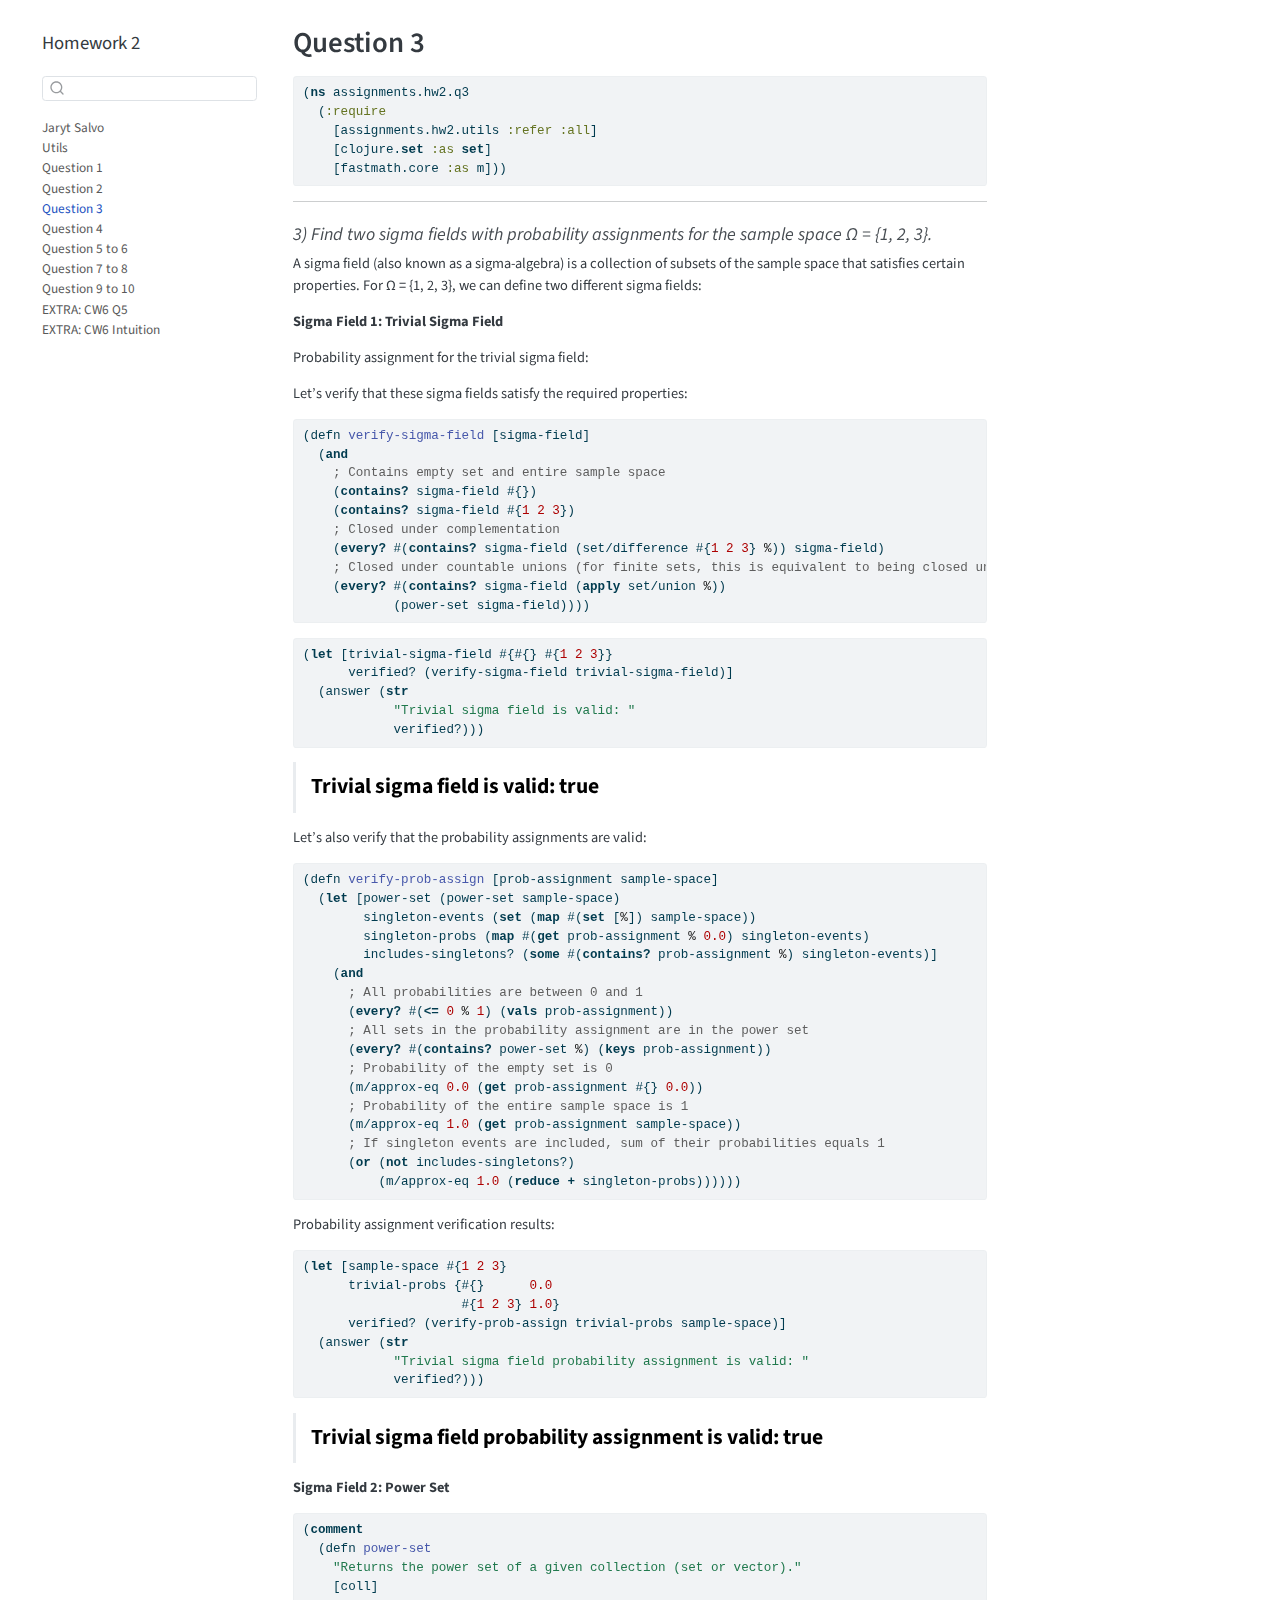
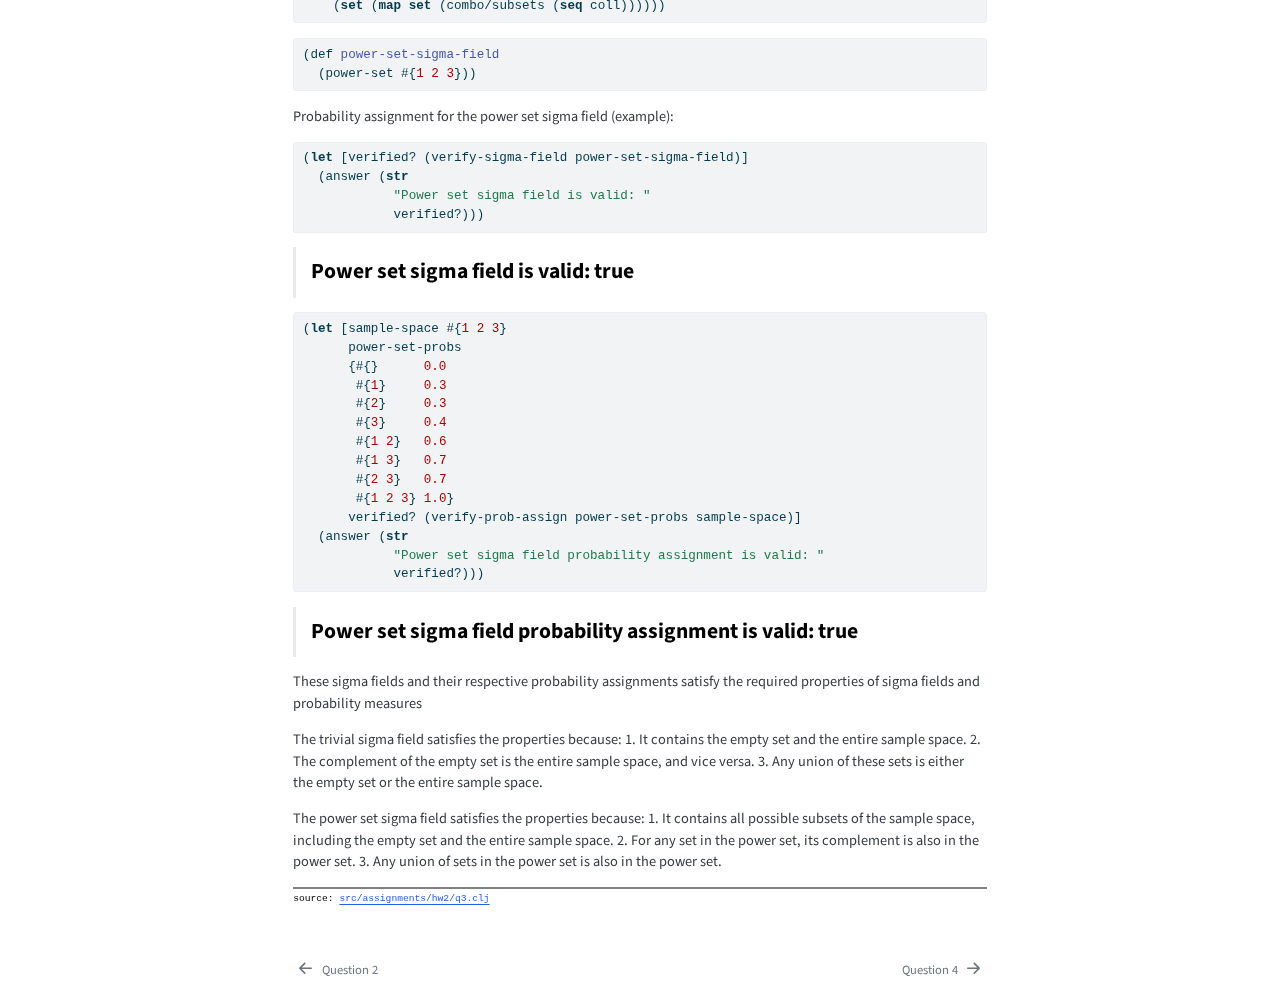
<file: docs/assignments.hw2.q3.html>
<!DOCTYPE html>
<html xmlns="http://www.w3.org/1999/xhtml" lang="en" xml:lang="en"><head>

<meta charset="utf-8">
<meta name="generator" content="quarto-1.5.57">

<meta name="viewport" content="width=device-width, initial-scale=1.0, user-scalable=yes">


<title>Question 3 – Homework 2</title>
<style>
code{white-space: pre-wrap;}
span.smallcaps{font-variant: small-caps;}
div.columns{display: flex; gap: min(4vw, 1.5em);}
div.column{flex: auto; overflow-x: auto;}
div.hanging-indent{margin-left: 1.5em; text-indent: -1.5em;}
ul.task-list{list-style: none;}
ul.task-list li input[type="checkbox"] {
  width: 0.8em;
  margin: 0 0.8em 0.2em -1em; /* quarto-specific, see https://github.com/quarto-dev/quarto-cli/issues/4556 */ 
  vertical-align: middle;
}
/* CSS for syntax highlighting */
pre > code.sourceCode { white-space: pre; position: relative; }
pre > code.sourceCode > span { line-height: 1.25; }
pre > code.sourceCode > span:empty { height: 1.2em; }
.sourceCode { overflow: visible; }
code.sourceCode > span { color: inherit; text-decoration: inherit; }
div.sourceCode { margin: 1em 0; }
pre.sourceCode { margin: 0; }
@media screen {
div.sourceCode { overflow: auto; }
}
@media print {
pre > code.sourceCode { white-space: pre-wrap; }
pre > code.sourceCode > span { display: inline-block; text-indent: -5em; padding-left: 5em; }
}
pre.numberSource code
  { counter-reset: source-line 0; }
pre.numberSource code > span
  { position: relative; left: -4em; counter-increment: source-line; }
pre.numberSource code > span > a:first-child::before
  { content: counter(source-line);
    position: relative; left: -1em; text-align: right; vertical-align: baseline;
    border: none; display: inline-block;
    -webkit-touch-callout: none; -webkit-user-select: none;
    -khtml-user-select: none; -moz-user-select: none;
    -ms-user-select: none; user-select: none;
    padding: 0 4px; width: 4em;
  }
pre.numberSource { margin-left: 3em;  padding-left: 4px; }
div.sourceCode
  {   }
@media screen {
pre > code.sourceCode > span > a:first-child::before { text-decoration: underline; }
}
</style>


<script src="site_libs/quarto-nav/quarto-nav.js"></script>
<script src="site_libs/quarto-nav/headroom.min.js"></script>
<script src="site_libs/clipboard/clipboard.min.js"></script>
<script src="site_libs/quarto-search/autocomplete.umd.js"></script>
<script src="site_libs/quarto-search/fuse.min.js"></script>
<script src="site_libs/quarto-search/quarto-search.js"></script>
<meta name="quarto:offset" content="./">
<link href="./assignments.hw2.q4.html" rel="next">
<link href="./assignments.hw2.q2.html" rel="prev">
<script src="site_libs/quarto-html/quarto.js"></script>
<script src="site_libs/quarto-html/popper.min.js"></script>
<script src="site_libs/quarto-html/tippy.umd.min.js"></script>
<script src="site_libs/quarto-html/anchor.min.js"></script>
<link href="site_libs/quarto-html/tippy.css" rel="stylesheet">
<link href="site_libs/quarto-html/quarto-syntax-highlighting.css" rel="stylesheet" id="quarto-text-highlighting-styles">
<script src="site_libs/bootstrap/bootstrap.min.js"></script>
<link href="site_libs/bootstrap/bootstrap-icons.css" rel="stylesheet">
<link href="site_libs/bootstrap/bootstrap.min.css" rel="stylesheet" id="quarto-bootstrap" data-mode="light">
<script id="quarto-search-options" type="application/json">{
  "location": "sidebar",
  "copy-button": false,
  "collapse-after": 3,
  "panel-placement": "start",
  "type": "textbox",
  "limit": 50,
  "keyboard-shortcut": [
    "f",
    "/",
    "s"
  ],
  "show-item-context": false,
  "language": {
    "search-no-results-text": "No results",
    "search-matching-documents-text": "matching documents",
    "search-copy-link-title": "Copy link to search",
    "search-hide-matches-text": "Hide additional matches",
    "search-more-match-text": "more match in this document",
    "search-more-matches-text": "more matches in this document",
    "search-clear-button-title": "Clear",
    "search-text-placeholder": "",
    "search-detached-cancel-button-title": "Cancel",
    "search-submit-button-title": "Submit",
    "search-label": "Search"
  }
}</script>
<link rel="icon" href="data:,">


</head>

<body class="nav-sidebar floating">

<div id="quarto-search-results"></div>
  <header id="quarto-header" class="headroom fixed-top">
  <nav class="quarto-secondary-nav">
    <div class="container-fluid d-flex">
      <button type="button" class="quarto-btn-toggle btn" data-bs-toggle="collapse" role="button" data-bs-target=".quarto-sidebar-collapse-item" aria-controls="quarto-sidebar" aria-expanded="false" aria-label="Toggle sidebar navigation" onclick="if (window.quartoToggleHeadroom) { window.quartoToggleHeadroom(); }">
        <i class="bi bi-layout-text-sidebar-reverse"></i>
      </button>
        <nav class="quarto-page-breadcrumbs" aria-label="breadcrumb"><ol class="breadcrumb"><li class="breadcrumb-item"><a href="./assignments.hw2.q3.html"><span class="chapter-title">Question 3</span></a></li></ol></nav>
        <a class="flex-grow-1" role="navigation" data-bs-toggle="collapse" data-bs-target=".quarto-sidebar-collapse-item" aria-controls="quarto-sidebar" aria-expanded="false" aria-label="Toggle sidebar navigation" onclick="if (window.quartoToggleHeadroom) { window.quartoToggleHeadroom(); }">      
        </a>
      <button type="button" class="btn quarto-search-button" aria-label="Search" onclick="window.quartoOpenSearch();">
        <i class="bi bi-search"></i>
      </button>
    </div>
  </nav>
</header>
<!-- content -->
<div id="quarto-content" class="quarto-container page-columns page-rows-contents page-layout-article">
<!-- sidebar -->
  <nav id="quarto-sidebar" class="sidebar collapse collapse-horizontal quarto-sidebar-collapse-item sidebar-navigation floating overflow-auto">
    <div class="pt-lg-2 mt-2 text-left sidebar-header">
    <div class="sidebar-title mb-0 py-0">
      <a href="./">Homework 2</a> 
    </div>
      </div>
        <div class="mt-2 flex-shrink-0 align-items-center">
        <div class="sidebar-search">
        <div id="quarto-search" class="" title="Search"></div>
        </div>
        </div>
    <div class="sidebar-menu-container"> 
    <ul class="list-unstyled mt-1">
        <li class="sidebar-item">
  <div class="sidebar-item-container"> 
  <a href="./index.html" class="sidebar-item-text sidebar-link"><span class="chapter-title">Jaryt Salvo</span></a>
  </div>
</li>
        <li class="sidebar-item">
  <div class="sidebar-item-container"> 
  <a href="./assignments.hw2.utils.html" class="sidebar-item-text sidebar-link"><span class="chapter-title">Utils</span></a>
  </div>
</li>
        <li class="sidebar-item">
  <div class="sidebar-item-container"> 
  <a href="./assignments.hw2.q1.html" class="sidebar-item-text sidebar-link"><span class="chapter-title">Question 1</span></a>
  </div>
</li>
        <li class="sidebar-item">
  <div class="sidebar-item-container"> 
  <a href="./assignments.hw2.q2.html" class="sidebar-item-text sidebar-link"><span class="chapter-title">Question 2</span></a>
  </div>
</li>
        <li class="sidebar-item">
  <div class="sidebar-item-container"> 
  <a href="./assignments.hw2.q3.html" class="sidebar-item-text sidebar-link active"><span class="chapter-title">Question 3</span></a>
  </div>
</li>
        <li class="sidebar-item">
  <div class="sidebar-item-container"> 
  <a href="./assignments.hw2.q4.html" class="sidebar-item-text sidebar-link"><span class="chapter-title">Question 4</span></a>
  </div>
</li>
        <li class="sidebar-item">
  <div class="sidebar-item-container"> 
  <a href="./assignments.hw2.q5_6.html" class="sidebar-item-text sidebar-link"><span class="chapter-title">Question 5 to 6</span></a>
  </div>
</li>
        <li class="sidebar-item">
  <div class="sidebar-item-container"> 
  <a href="./assignments.hw2.q7_8.html" class="sidebar-item-text sidebar-link"><span class="chapter-title">Question 7 to 8</span></a>
  </div>
</li>
        <li class="sidebar-item">
  <div class="sidebar-item-container"> 
  <a href="./assignments.hw2.q9_10.html" class="sidebar-item-text sidebar-link"><span class="chapter-title">Question 9 to 10</span></a>
  </div>
</li>
        <li class="sidebar-item">
  <div class="sidebar-item-container"> 
  <a href="./assignments.hw2.cw6_q5.html" class="sidebar-item-text sidebar-link"><span class="chapter-title">EXTRA: CW6 Q5</span></a>
  </div>
</li>
        <li class="sidebar-item">
  <div class="sidebar-item-container"> 
  <a href="./assignments.hw2.cw6_intuition.html" class="sidebar-item-text sidebar-link"><span class="chapter-title">EXTRA: CW6 Intuition</span></a>
  </div>
</li>
    </ul>
    </div>
</nav>
<div id="quarto-sidebar-glass" class="quarto-sidebar-collapse-item" data-bs-toggle="collapse" data-bs-target=".quarto-sidebar-collapse-item"></div>
<!-- margin-sidebar -->
    <div id="quarto-margin-sidebar" class="sidebar margin-sidebar zindex-bottom">
        
    </div>
<!-- main -->
<main class="content" id="quarto-document-content">

<header id="title-block-header" class="quarto-title-block default">
<div class="quarto-title">
<h1 class="title"><span class="chapter-title">Question 3</span></h1>
</div>



<div class="quarto-title-meta">

    
  
    
  </div>
  


</header>


<style></style>
<style>.printedClojure .sourceCode {
  background-color: transparent;
  border-style: none;
}
</style>
<style>.clay-limit-image-width .clay-image {max-width: 100%}
.clay-side-by-side .sourceCode {margin: 0}
.clay-side-by-side {margin: 1em 0}
</style>
<script src="assignments.hw2.q3_files/md-default0.js" type="text/javascript"></script>
<script src="assignments.hw2.q3_files/md-default1.js" type="text/javascript"></script>
<div class="sourceClojure">
<div class="sourceCode" id="cb1"><pre class="sourceCode clojure code-with-copy"><code class="sourceCode clojure"><span id="cb1-1"><a href="#cb1-1" aria-hidden="true" tabindex="-1"></a>(<span class="kw">ns</span> assignments.hw2.q3</span>
<span id="cb1-2"><a href="#cb1-2" aria-hidden="true" tabindex="-1"></a>  (<span class="at">:require</span></span>
<span id="cb1-3"><a href="#cb1-3" aria-hidden="true" tabindex="-1"></a>    [assignments.hw2.utils <span class="at">:refer</span> <span class="at">:all</span>]</span>
<span id="cb1-4"><a href="#cb1-4" aria-hidden="true" tabindex="-1"></a>    [clojure.<span class="kw">set</span> <span class="at">:as</span> <span class="kw">set</span>]</span>
<span id="cb1-5"><a href="#cb1-5" aria-hidden="true" tabindex="-1"></a>    [fastmath.core <span class="at">:as</span> m]))</span></code><button title="Copy to Clipboard" class="code-copy-button"><i class="bi"></i></button></pre></div>
</div>
<hr>
<section id="find-two-sigma-fields-with-probability-assignments-for-the-sample-space-ω-1-2-3." class="level4">
<h4 class="anchored" data-anchor-id="find-two-sigma-fields-with-probability-assignments-for-the-sample-space-ω-1-2-3."><em>3) Find two sigma fields with probability assignments for the sample space Ω = {1, 2, 3}.</em></h4>
<p>A sigma field (also known as a sigma-algebra) is a collection of subsets of the sample space that satisfies certain properties. For Ω = {1, 2, 3}, we can define two different sigma fields:</p>
<p><strong>Sigma Field 1: Trivial Sigma Field</strong></p>
<p>Probability assignment for the trivial sigma field:</p>
<p>Let’s verify that these sigma fields satisfy the required properties:</p>
<div class="sourceClojure">
<div class="sourceCode" id="cb2"><pre class="sourceCode clojure code-with-copy"><code class="sourceCode clojure"><span id="cb2-1"><a href="#cb2-1" aria-hidden="true" tabindex="-1"></a>(<span class="bu">defn</span><span class="fu"> verify-sigma-field </span>[sigma-field]</span>
<span id="cb2-2"><a href="#cb2-2" aria-hidden="true" tabindex="-1"></a>  (<span class="kw">and</span></span>
<span id="cb2-3"><a href="#cb2-3" aria-hidden="true" tabindex="-1"></a>    <span class="co">; Contains empty set and entire sample space</span></span>
<span id="cb2-4"><a href="#cb2-4" aria-hidden="true" tabindex="-1"></a>    (<span class="kw">contains?</span> sigma-field #{})</span>
<span id="cb2-5"><a href="#cb2-5" aria-hidden="true" tabindex="-1"></a>    (<span class="kw">contains?</span> sigma-field #{<span class="dv">1</span> <span class="dv">2</span> <span class="dv">3</span>})</span>
<span id="cb2-6"><a href="#cb2-6" aria-hidden="true" tabindex="-1"></a>    <span class="co">; Closed under complementation</span></span>
<span id="cb2-7"><a href="#cb2-7" aria-hidden="true" tabindex="-1"></a>    (<span class="kw">every?</span> #(<span class="kw">contains?</span> sigma-field (set/difference #{<span class="dv">1</span> <span class="dv">2</span> <span class="dv">3</span>} <span class="va">%</span>)) sigma-field)</span>
<span id="cb2-8"><a href="#cb2-8" aria-hidden="true" tabindex="-1"></a>    <span class="co">; Closed under countable unions (for finite sets, this is equivalent to being closed under all unions)</span></span>
<span id="cb2-9"><a href="#cb2-9" aria-hidden="true" tabindex="-1"></a>    (<span class="kw">every?</span> #(<span class="kw">contains?</span> sigma-field (<span class="kw">apply</span> set/union <span class="va">%</span>))</span>
<span id="cb2-10"><a href="#cb2-10" aria-hidden="true" tabindex="-1"></a>            (power-set sigma-field))))</span></code><button title="Copy to Clipboard" class="code-copy-button"><i class="bi"></i></button></pre></div>
</div>
<div class="sourceClojure">
<div class="sourceCode" id="cb3"><pre class="sourceCode clojure code-with-copy"><code class="sourceCode clojure"><span id="cb3-1"><a href="#cb3-1" aria-hidden="true" tabindex="-1"></a>(<span class="kw">let</span> [trivial-sigma-field #{#{} #{<span class="dv">1</span> <span class="dv">2</span> <span class="dv">3</span>}}</span>
<span id="cb3-2"><a href="#cb3-2" aria-hidden="true" tabindex="-1"></a>      verified? (verify-sigma-field trivial-sigma-field)]</span>
<span id="cb3-3"><a href="#cb3-3" aria-hidden="true" tabindex="-1"></a>  (answer (<span class="kw">str</span></span>
<span id="cb3-4"><a href="#cb3-4" aria-hidden="true" tabindex="-1"></a>            <span class="st">"Trivial sigma field is valid: "</span></span>
<span id="cb3-5"><a href="#cb3-5" aria-hidden="true" tabindex="-1"></a>            verified?)))</span></code><button title="Copy to Clipboard" class="code-copy-button"><i class="bi"></i></button></pre></div>
</div>
<blockquote class="blockquote">
<p><span style="color: black; font-size: 1.5em;"><strong>Trivial sigma field is valid: true</strong></span></p>
</blockquote>
<p>Let’s also verify that the probability assignments are valid:</p>
<div class="sourceClojure">
<div class="sourceCode" id="cb4"><pre class="sourceCode clojure code-with-copy"><code class="sourceCode clojure"><span id="cb4-1"><a href="#cb4-1" aria-hidden="true" tabindex="-1"></a>(<span class="bu">defn</span><span class="fu"> verify-prob-assign </span>[prob-assignment sample-space]</span>
<span id="cb4-2"><a href="#cb4-2" aria-hidden="true" tabindex="-1"></a>  (<span class="kw">let</span> [power-set (power-set sample-space)</span>
<span id="cb4-3"><a href="#cb4-3" aria-hidden="true" tabindex="-1"></a>        singleton-events (<span class="kw">set</span> (<span class="kw">map</span> #(<span class="kw">set</span> [<span class="va">%</span>]) sample-space))</span>
<span id="cb4-4"><a href="#cb4-4" aria-hidden="true" tabindex="-1"></a>        singleton-probs (<span class="kw">map</span> #(<span class="kw">get</span> prob-assignment <span class="va">%</span> <span class="fl">0.0</span>) singleton-events)</span>
<span id="cb4-5"><a href="#cb4-5" aria-hidden="true" tabindex="-1"></a>        includes-singletons? (<span class="kw">some</span> #(<span class="kw">contains?</span> prob-assignment <span class="va">%</span>) singleton-events)]</span>
<span id="cb4-6"><a href="#cb4-6" aria-hidden="true" tabindex="-1"></a>    (<span class="kw">and</span></span>
<span id="cb4-7"><a href="#cb4-7" aria-hidden="true" tabindex="-1"></a>      <span class="co">; All probabilities are between 0 and 1</span></span>
<span id="cb4-8"><a href="#cb4-8" aria-hidden="true" tabindex="-1"></a>      (<span class="kw">every?</span> #(<span class="kw">&lt;=</span> <span class="dv">0</span> <span class="va">%</span> <span class="dv">1</span>) (<span class="kw">vals</span> prob-assignment))</span>
<span id="cb4-9"><a href="#cb4-9" aria-hidden="true" tabindex="-1"></a>      <span class="co">; All sets in the probability assignment are in the power set</span></span>
<span id="cb4-10"><a href="#cb4-10" aria-hidden="true" tabindex="-1"></a>      (<span class="kw">every?</span> #(<span class="kw">contains?</span> power-set <span class="va">%</span>) (<span class="kw">keys</span> prob-assignment))</span>
<span id="cb4-11"><a href="#cb4-11" aria-hidden="true" tabindex="-1"></a>      <span class="co">; Probability of the empty set is 0</span></span>
<span id="cb4-12"><a href="#cb4-12" aria-hidden="true" tabindex="-1"></a>      (m/approx-eq <span class="fl">0.0</span> (<span class="kw">get</span> prob-assignment #{} <span class="fl">0.0</span>))</span>
<span id="cb4-13"><a href="#cb4-13" aria-hidden="true" tabindex="-1"></a>      <span class="co">; Probability of the entire sample space is 1</span></span>
<span id="cb4-14"><a href="#cb4-14" aria-hidden="true" tabindex="-1"></a>      (m/approx-eq <span class="fl">1.0</span> (<span class="kw">get</span> prob-assignment sample-space))</span>
<span id="cb4-15"><a href="#cb4-15" aria-hidden="true" tabindex="-1"></a>      <span class="co">; If singleton events are included, sum of their probabilities equals 1</span></span>
<span id="cb4-16"><a href="#cb4-16" aria-hidden="true" tabindex="-1"></a>      (<span class="kw">or</span> (<span class="kw">not</span> includes-singletons?)</span>
<span id="cb4-17"><a href="#cb4-17" aria-hidden="true" tabindex="-1"></a>          (m/approx-eq <span class="fl">1.0</span> (<span class="kw">reduce</span> <span class="kw">+</span> singleton-probs))))))</span></code><button title="Copy to Clipboard" class="code-copy-button"><i class="bi"></i></button></pre></div>
</div>
<p>Probability assignment verification results:</p>
<div class="sourceClojure">
<div class="sourceCode" id="cb5"><pre class="sourceCode clojure code-with-copy"><code class="sourceCode clojure"><span id="cb5-1"><a href="#cb5-1" aria-hidden="true" tabindex="-1"></a>(<span class="kw">let</span> [sample-space #{<span class="dv">1</span> <span class="dv">2</span> <span class="dv">3</span>}</span>
<span id="cb5-2"><a href="#cb5-2" aria-hidden="true" tabindex="-1"></a>      trivial-probs {#{}      <span class="fl">0.0</span></span>
<span id="cb5-3"><a href="#cb5-3" aria-hidden="true" tabindex="-1"></a>                     #{<span class="dv">1</span> <span class="dv">2</span> <span class="dv">3</span>} <span class="fl">1.0</span>}</span>
<span id="cb5-4"><a href="#cb5-4" aria-hidden="true" tabindex="-1"></a>      verified? (verify-prob-assign trivial-probs sample-space)]</span>
<span id="cb5-5"><a href="#cb5-5" aria-hidden="true" tabindex="-1"></a>  (answer (<span class="kw">str</span></span>
<span id="cb5-6"><a href="#cb5-6" aria-hidden="true" tabindex="-1"></a>            <span class="st">"Trivial sigma field probability assignment is valid: "</span></span>
<span id="cb5-7"><a href="#cb5-7" aria-hidden="true" tabindex="-1"></a>            verified?)))</span></code><button title="Copy to Clipboard" class="code-copy-button"><i class="bi"></i></button></pre></div>
</div>
<blockquote class="blockquote">
<p><span style="color: black; font-size: 1.5em;"><strong>Trivial sigma field probability assignment is valid: true</strong></span></p>
</blockquote>
<p><strong>Sigma Field 2: Power Set</strong></p>
<div class="sourceClojure">
<div class="sourceCode" id="cb6"><pre class="sourceCode clojure code-with-copy"><code class="sourceCode clojure"><span id="cb6-1"><a href="#cb6-1" aria-hidden="true" tabindex="-1"></a>(<span class="kw">comment</span></span>
<span id="cb6-2"><a href="#cb6-2" aria-hidden="true" tabindex="-1"></a>  (<span class="bu">defn</span><span class="fu"> power-set</span></span>
<span id="cb6-3"><a href="#cb6-3" aria-hidden="true" tabindex="-1"></a>    <span class="st">"Returns the power set of a given collection (set or vector)."</span></span>
<span id="cb6-4"><a href="#cb6-4" aria-hidden="true" tabindex="-1"></a>    [coll]</span>
<span id="cb6-5"><a href="#cb6-5" aria-hidden="true" tabindex="-1"></a>    (<span class="kw">set</span> (<span class="kw">map</span> <span class="kw">set</span> (combo/subsets (<span class="kw">seq</span> coll))))))</span></code><button title="Copy to Clipboard" class="code-copy-button"><i class="bi"></i></button></pre></div>
</div>
<div class="sourceClojure">
<div class="sourceCode" id="cb7"><pre class="sourceCode clojure code-with-copy"><code class="sourceCode clojure"><span id="cb7-1"><a href="#cb7-1" aria-hidden="true" tabindex="-1"></a>(<span class="bu">def</span><span class="fu"> power-set-sigma-field</span></span>
<span id="cb7-2"><a href="#cb7-2" aria-hidden="true" tabindex="-1"></a>  (power-set #{<span class="dv">1</span> <span class="dv">2</span> <span class="dv">3</span>}))</span></code><button title="Copy to Clipboard" class="code-copy-button"><i class="bi"></i></button></pre></div>
</div>
<p>Probability assignment for the power set sigma field (example):</p>
<div class="sourceClojure">
<div class="sourceCode" id="cb8"><pre class="sourceCode clojure code-with-copy"><code class="sourceCode clojure"><span id="cb8-1"><a href="#cb8-1" aria-hidden="true" tabindex="-1"></a>(<span class="kw">let</span> [verified? (verify-sigma-field power-set-sigma-field)]</span>
<span id="cb8-2"><a href="#cb8-2" aria-hidden="true" tabindex="-1"></a>  (answer (<span class="kw">str</span></span>
<span id="cb8-3"><a href="#cb8-3" aria-hidden="true" tabindex="-1"></a>            <span class="st">"Power set sigma field is valid: "</span></span>
<span id="cb8-4"><a href="#cb8-4" aria-hidden="true" tabindex="-1"></a>            verified?)))</span></code><button title="Copy to Clipboard" class="code-copy-button"><i class="bi"></i></button></pre></div>
</div>
<blockquote class="blockquote">
<p><span style="color: black; font-size: 1.5em;"><strong>Power set sigma field is valid: true</strong></span></p>
</blockquote>
<div class="sourceClojure">
<div class="sourceCode" id="cb9"><pre class="sourceCode clojure code-with-copy"><code class="sourceCode clojure"><span id="cb9-1"><a href="#cb9-1" aria-hidden="true" tabindex="-1"></a>(<span class="kw">let</span> [sample-space #{<span class="dv">1</span> <span class="dv">2</span> <span class="dv">3</span>}</span>
<span id="cb9-2"><a href="#cb9-2" aria-hidden="true" tabindex="-1"></a>      power-set-probs</span>
<span id="cb9-3"><a href="#cb9-3" aria-hidden="true" tabindex="-1"></a>      {#{}      <span class="fl">0.0</span></span>
<span id="cb9-4"><a href="#cb9-4" aria-hidden="true" tabindex="-1"></a>       #{<span class="dv">1</span>}     <span class="fl">0.3</span></span>
<span id="cb9-5"><a href="#cb9-5" aria-hidden="true" tabindex="-1"></a>       #{<span class="dv">2</span>}     <span class="fl">0.3</span></span>
<span id="cb9-6"><a href="#cb9-6" aria-hidden="true" tabindex="-1"></a>       #{<span class="dv">3</span>}     <span class="fl">0.4</span></span>
<span id="cb9-7"><a href="#cb9-7" aria-hidden="true" tabindex="-1"></a>       #{<span class="dv">1</span> <span class="dv">2</span>}   <span class="fl">0.6</span></span>
<span id="cb9-8"><a href="#cb9-8" aria-hidden="true" tabindex="-1"></a>       #{<span class="dv">1</span> <span class="dv">3</span>}   <span class="fl">0.7</span></span>
<span id="cb9-9"><a href="#cb9-9" aria-hidden="true" tabindex="-1"></a>       #{<span class="dv">2</span> <span class="dv">3</span>}   <span class="fl">0.7</span></span>
<span id="cb9-10"><a href="#cb9-10" aria-hidden="true" tabindex="-1"></a>       #{<span class="dv">1</span> <span class="dv">2</span> <span class="dv">3</span>} <span class="fl">1.0</span>}</span>
<span id="cb9-11"><a href="#cb9-11" aria-hidden="true" tabindex="-1"></a>      verified? (verify-prob-assign power-set-probs sample-space)]</span>
<span id="cb9-12"><a href="#cb9-12" aria-hidden="true" tabindex="-1"></a>  (answer (<span class="kw">str</span></span>
<span id="cb9-13"><a href="#cb9-13" aria-hidden="true" tabindex="-1"></a>            <span class="st">"Power set sigma field probability assignment is valid: "</span></span>
<span id="cb9-14"><a href="#cb9-14" aria-hidden="true" tabindex="-1"></a>            verified?)))</span></code><button title="Copy to Clipboard" class="code-copy-button"><i class="bi"></i></button></pre></div>
</div>
<blockquote class="blockquote">
<p><span style="color: black; font-size: 1.5em;"><strong>Power set sigma field probability assignment is valid: true</strong></span></p>
</blockquote>
<p>These sigma fields and their respective probability assignments satisfy the required properties of sigma fields and probability measures</p>
<p>The trivial sigma field satisfies the properties because: 1. It contains the empty set and the entire sample space. 2. The complement of the empty set is the entire sample space, and vice versa. 3. Any union of these sets is either the empty set or the entire sample space.</p>
<p>The power set sigma field satisfies the properties because: 1. It contains all possible subsets of the sample space, including the empty set and the entire sample space. 2. For any set in the power set, its complement is also in the power set. 3. Any union of sets in the power set is also in the power set.</p>
<div style="background-color:grey;height:2px;width:100%;"></div>
<div><pre><small><small>source: <a href="https://github.com/adabwana/f24-m6410-hw2/blob/master/src/assignments/hw2/q3.clj">src/assignments/hw2/q3.clj</a></small></small></pre></div>


</section>

</main> <!-- /main -->
<script id="quarto-html-after-body" type="application/javascript">
window.document.addEventListener("DOMContentLoaded", function (event) {
  const toggleBodyColorMode = (bsSheetEl) => {
    const mode = bsSheetEl.getAttribute("data-mode");
    const bodyEl = window.document.querySelector("body");
    if (mode === "dark") {
      bodyEl.classList.add("quarto-dark");
      bodyEl.classList.remove("quarto-light");
    } else {
      bodyEl.classList.add("quarto-light");
      bodyEl.classList.remove("quarto-dark");
    }
  }
  const toggleBodyColorPrimary = () => {
    const bsSheetEl = window.document.querySelector("link#quarto-bootstrap");
    if (bsSheetEl) {
      toggleBodyColorMode(bsSheetEl);
    }
  }
  toggleBodyColorPrimary();  
  const icon = "";
  const anchorJS = new window.AnchorJS();
  anchorJS.options = {
    placement: 'right',
    icon: icon
  };
  anchorJS.add('.anchored');
  const isCodeAnnotation = (el) => {
    for (const clz of el.classList) {
      if (clz.startsWith('code-annotation-')) {                     
        return true;
      }
    }
    return false;
  }
  const onCopySuccess = function(e) {
    // button target
    const button = e.trigger;
    // don't keep focus
    button.blur();
    // flash "checked"
    button.classList.add('code-copy-button-checked');
    var currentTitle = button.getAttribute("title");
    button.setAttribute("title", "Copied!");
    let tooltip;
    if (window.bootstrap) {
      button.setAttribute("data-bs-toggle", "tooltip");
      button.setAttribute("data-bs-placement", "left");
      button.setAttribute("data-bs-title", "Copied!");
      tooltip = new bootstrap.Tooltip(button, 
        { trigger: "manual", 
          customClass: "code-copy-button-tooltip",
          offset: [0, -8]});
      tooltip.show();    
    }
    setTimeout(function() {
      if (tooltip) {
        tooltip.hide();
        button.removeAttribute("data-bs-title");
        button.removeAttribute("data-bs-toggle");
        button.removeAttribute("data-bs-placement");
      }
      button.setAttribute("title", currentTitle);
      button.classList.remove('code-copy-button-checked');
    }, 1000);
    // clear code selection
    e.clearSelection();
  }
  const getTextToCopy = function(trigger) {
      const codeEl = trigger.previousElementSibling.cloneNode(true);
      for (const childEl of codeEl.children) {
        if (isCodeAnnotation(childEl)) {
          childEl.remove();
        }
      }
      return codeEl.innerText;
  }
  const clipboard = new window.ClipboardJS('.code-copy-button:not([data-in-quarto-modal])', {
    text: getTextToCopy
  });
  clipboard.on('success', onCopySuccess);
  if (window.document.getElementById('quarto-embedded-source-code-modal')) {
    // For code content inside modals, clipBoardJS needs to be initialized with a container option
    // TODO: Check when it could be a function (https://github.com/zenorocha/clipboard.js/issues/860)
    const clipboardModal = new window.ClipboardJS('.code-copy-button[data-in-quarto-modal]', {
      text: getTextToCopy,
      container: window.document.getElementById('quarto-embedded-source-code-modal')
    });
    clipboardModal.on('success', onCopySuccess);
  }
    var localhostRegex = new RegExp(/^(?:http|https):\/\/localhost\:?[0-9]*\//);
    var mailtoRegex = new RegExp(/^mailto:/);
      var filterRegex = new RegExp('/' + window.location.host + '/');
    var isInternal = (href) => {
        return filterRegex.test(href) || localhostRegex.test(href) || mailtoRegex.test(href);
    }
    // Inspect non-navigation links and adorn them if external
 	var links = window.document.querySelectorAll('a[href]:not(.nav-link):not(.navbar-brand):not(.toc-action):not(.sidebar-link):not(.sidebar-item-toggle):not(.pagination-link):not(.no-external):not([aria-hidden]):not(.dropdown-item):not(.quarto-navigation-tool):not(.about-link)');
    for (var i=0; i<links.length; i++) {
      const link = links[i];
      if (!isInternal(link.href)) {
        // undo the damage that might have been done by quarto-nav.js in the case of
        // links that we want to consider external
        if (link.dataset.originalHref !== undefined) {
          link.href = link.dataset.originalHref;
        }
      }
    }
  function tippyHover(el, contentFn, onTriggerFn, onUntriggerFn) {
    const config = {
      allowHTML: true,
      maxWidth: 500,
      delay: 100,
      arrow: false,
      appendTo: function(el) {
          return el.parentElement;
      },
      interactive: true,
      interactiveBorder: 10,
      theme: 'quarto',
      placement: 'bottom-start',
    };
    if (contentFn) {
      config.content = contentFn;
    }
    if (onTriggerFn) {
      config.onTrigger = onTriggerFn;
    }
    if (onUntriggerFn) {
      config.onUntrigger = onUntriggerFn;
    }
    window.tippy(el, config); 
  }
  const noterefs = window.document.querySelectorAll('a[role="doc-noteref"]');
  for (var i=0; i<noterefs.length; i++) {
    const ref = noterefs[i];
    tippyHover(ref, function() {
      // use id or data attribute instead here
      let href = ref.getAttribute('data-footnote-href') || ref.getAttribute('href');
      try { href = new URL(href).hash; } catch {}
      const id = href.replace(/^#\/?/, "");
      const note = window.document.getElementById(id);
      if (note) {
        return note.innerHTML;
      } else {
        return "";
      }
    });
  }
  const xrefs = window.document.querySelectorAll('a.quarto-xref');
  const processXRef = (id, note) => {
    // Strip column container classes
    const stripColumnClz = (el) => {
      el.classList.remove("page-full", "page-columns");
      if (el.children) {
        for (const child of el.children) {
          stripColumnClz(child);
        }
      }
    }
    stripColumnClz(note)
    if (id === null || id.startsWith('sec-')) {
      // Special case sections, only their first couple elements
      const container = document.createElement("div");
      if (note.children && note.children.length > 2) {
        container.appendChild(note.children[0].cloneNode(true));
        for (let i = 1; i < note.children.length; i++) {
          const child = note.children[i];
          if (child.tagName === "P" && child.innerText === "") {
            continue;
          } else {
            container.appendChild(child.cloneNode(true));
            break;
          }
        }
        if (window.Quarto?.typesetMath) {
          window.Quarto.typesetMath(container);
        }
        return container.innerHTML
      } else {
        if (window.Quarto?.typesetMath) {
          window.Quarto.typesetMath(note);
        }
        return note.innerHTML;
      }
    } else {
      // Remove any anchor links if they are present
      const anchorLink = note.querySelector('a.anchorjs-link');
      if (anchorLink) {
        anchorLink.remove();
      }
      if (window.Quarto?.typesetMath) {
        window.Quarto.typesetMath(note);
      }
      // TODO in 1.5, we should make sure this works without a callout special case
      if (note.classList.contains("callout")) {
        return note.outerHTML;
      } else {
        return note.innerHTML;
      }
    }
  }
  for (var i=0; i<xrefs.length; i++) {
    const xref = xrefs[i];
    tippyHover(xref, undefined, function(instance) {
      instance.disable();
      let url = xref.getAttribute('href');
      let hash = undefined; 
      if (url.startsWith('#')) {
        hash = url;
      } else {
        try { hash = new URL(url).hash; } catch {}
      }
      if (hash) {
        const id = hash.replace(/^#\/?/, "");
        const note = window.document.getElementById(id);
        if (note !== null) {
          try {
            const html = processXRef(id, note.cloneNode(true));
            instance.setContent(html);
          } finally {
            instance.enable();
            instance.show();
          }
        } else {
          // See if we can fetch this
          fetch(url.split('#')[0])
          .then(res => res.text())
          .then(html => {
            const parser = new DOMParser();
            const htmlDoc = parser.parseFromString(html, "text/html");
            const note = htmlDoc.getElementById(id);
            if (note !== null) {
              const html = processXRef(id, note);
              instance.setContent(html);
            } 
          }).finally(() => {
            instance.enable();
            instance.show();
          });
        }
      } else {
        // See if we can fetch a full url (with no hash to target)
        // This is a special case and we should probably do some content thinning / targeting
        fetch(url)
        .then(res => res.text())
        .then(html => {
          const parser = new DOMParser();
          const htmlDoc = parser.parseFromString(html, "text/html");
          const note = htmlDoc.querySelector('main.content');
          if (note !== null) {
            // This should only happen for chapter cross references
            // (since there is no id in the URL)
            // remove the first header
            if (note.children.length > 0 && note.children[0].tagName === "HEADER") {
              note.children[0].remove();
            }
            const html = processXRef(null, note);
            instance.setContent(html);
          } 
        }).finally(() => {
          instance.enable();
          instance.show();
        });
      }
    }, function(instance) {
    });
  }
      let selectedAnnoteEl;
      const selectorForAnnotation = ( cell, annotation) => {
        let cellAttr = 'data-code-cell="' + cell + '"';
        let lineAttr = 'data-code-annotation="' +  annotation + '"';
        const selector = 'span[' + cellAttr + '][' + lineAttr + ']';
        return selector;
      }
      const selectCodeLines = (annoteEl) => {
        const doc = window.document;
        const targetCell = annoteEl.getAttribute("data-target-cell");
        const targetAnnotation = annoteEl.getAttribute("data-target-annotation");
        const annoteSpan = window.document.querySelector(selectorForAnnotation(targetCell, targetAnnotation));
        const lines = annoteSpan.getAttribute("data-code-lines").split(",");
        const lineIds = lines.map((line) => {
          return targetCell + "-" + line;
        })
        let top = null;
        let height = null;
        let parent = null;
        if (lineIds.length > 0) {
            //compute the position of the single el (top and bottom and make a div)
            const el = window.document.getElementById(lineIds[0]);
            top = el.offsetTop;
            height = el.offsetHeight;
            parent = el.parentElement.parentElement;
          if (lineIds.length > 1) {
            const lastEl = window.document.getElementById(lineIds[lineIds.length - 1]);
            const bottom = lastEl.offsetTop + lastEl.offsetHeight;
            height = bottom - top;
          }
          if (top !== null && height !== null && parent !== null) {
            // cook up a div (if necessary) and position it 
            let div = window.document.getElementById("code-annotation-line-highlight");
            if (div === null) {
              div = window.document.createElement("div");
              div.setAttribute("id", "code-annotation-line-highlight");
              div.style.position = 'absolute';
              parent.appendChild(div);
            }
            div.style.top = top - 2 + "px";
            div.style.height = height + 4 + "px";
            div.style.left = 0;
            let gutterDiv = window.document.getElementById("code-annotation-line-highlight-gutter");
            if (gutterDiv === null) {
              gutterDiv = window.document.createElement("div");
              gutterDiv.setAttribute("id", "code-annotation-line-highlight-gutter");
              gutterDiv.style.position = 'absolute';
              const codeCell = window.document.getElementById(targetCell);
              const gutter = codeCell.querySelector('.code-annotation-gutter');
              gutter.appendChild(gutterDiv);
            }
            gutterDiv.style.top = top - 2 + "px";
            gutterDiv.style.height = height + 4 + "px";
          }
          selectedAnnoteEl = annoteEl;
        }
      };
      const unselectCodeLines = () => {
        const elementsIds = ["code-annotation-line-highlight", "code-annotation-line-highlight-gutter"];
        elementsIds.forEach((elId) => {
          const div = window.document.getElementById(elId);
          if (div) {
            div.remove();
          }
        });
        selectedAnnoteEl = undefined;
      };
        // Handle positioning of the toggle
    window.addEventListener(
      "resize",
      throttle(() => {
        elRect = undefined;
        if (selectedAnnoteEl) {
          selectCodeLines(selectedAnnoteEl);
        }
      }, 10)
    );
    function throttle(fn, ms) {
    let throttle = false;
    let timer;
      return (...args) => {
        if(!throttle) { // first call gets through
            fn.apply(this, args);
            throttle = true;
        } else { // all the others get throttled
            if(timer) clearTimeout(timer); // cancel #2
            timer = setTimeout(() => {
              fn.apply(this, args);
              timer = throttle = false;
            }, ms);
        }
      };
    }
      // Attach click handler to the DT
      const annoteDls = window.document.querySelectorAll('dt[data-target-cell]');
      for (const annoteDlNode of annoteDls) {
        annoteDlNode.addEventListener('click', (event) => {
          const clickedEl = event.target;
          if (clickedEl !== selectedAnnoteEl) {
            unselectCodeLines();
            const activeEl = window.document.querySelector('dt[data-target-cell].code-annotation-active');
            if (activeEl) {
              activeEl.classList.remove('code-annotation-active');
            }
            selectCodeLines(clickedEl);
            clickedEl.classList.add('code-annotation-active');
          } else {
            // Unselect the line
            unselectCodeLines();
            clickedEl.classList.remove('code-annotation-active');
          }
        });
      }
  const findCites = (el) => {
    const parentEl = el.parentElement;
    if (parentEl) {
      const cites = parentEl.dataset.cites;
      if (cites) {
        return {
          el,
          cites: cites.split(' ')
        };
      } else {
        return findCites(el.parentElement)
      }
    } else {
      return undefined;
    }
  };
  var bibliorefs = window.document.querySelectorAll('a[role="doc-biblioref"]');
  for (var i=0; i<bibliorefs.length; i++) {
    const ref = bibliorefs[i];
    const citeInfo = findCites(ref);
    if (citeInfo) {
      tippyHover(citeInfo.el, function() {
        var popup = window.document.createElement('div');
        citeInfo.cites.forEach(function(cite) {
          var citeDiv = window.document.createElement('div');
          citeDiv.classList.add('hanging-indent');
          citeDiv.classList.add('csl-entry');
          var biblioDiv = window.document.getElementById('ref-' + cite);
          if (biblioDiv) {
            citeDiv.innerHTML = biblioDiv.innerHTML;
          }
          popup.appendChild(citeDiv);
        });
        return popup.innerHTML;
      });
    }
  }
});
</script>
<nav class="page-navigation">
  <div class="nav-page nav-page-previous">
      <a href="./assignments.hw2.q2.html" class="pagination-link" aria-label="Question 2">
        <i class="bi bi-arrow-left-short"></i> <span class="nav-page-text"><span class="chapter-title">Question 2</span></span>
      </a>          
  </div>
  <div class="nav-page nav-page-next">
      <a href="./assignments.hw2.q4.html" class="pagination-link" aria-label="Question 4">
        <span class="nav-page-text"><span class="chapter-title">Question 4</span></span> <i class="bi bi-arrow-right-short"></i>
      </a>
  </div>
</nav>
</div> <!-- /content -->




</body></html>
</file>
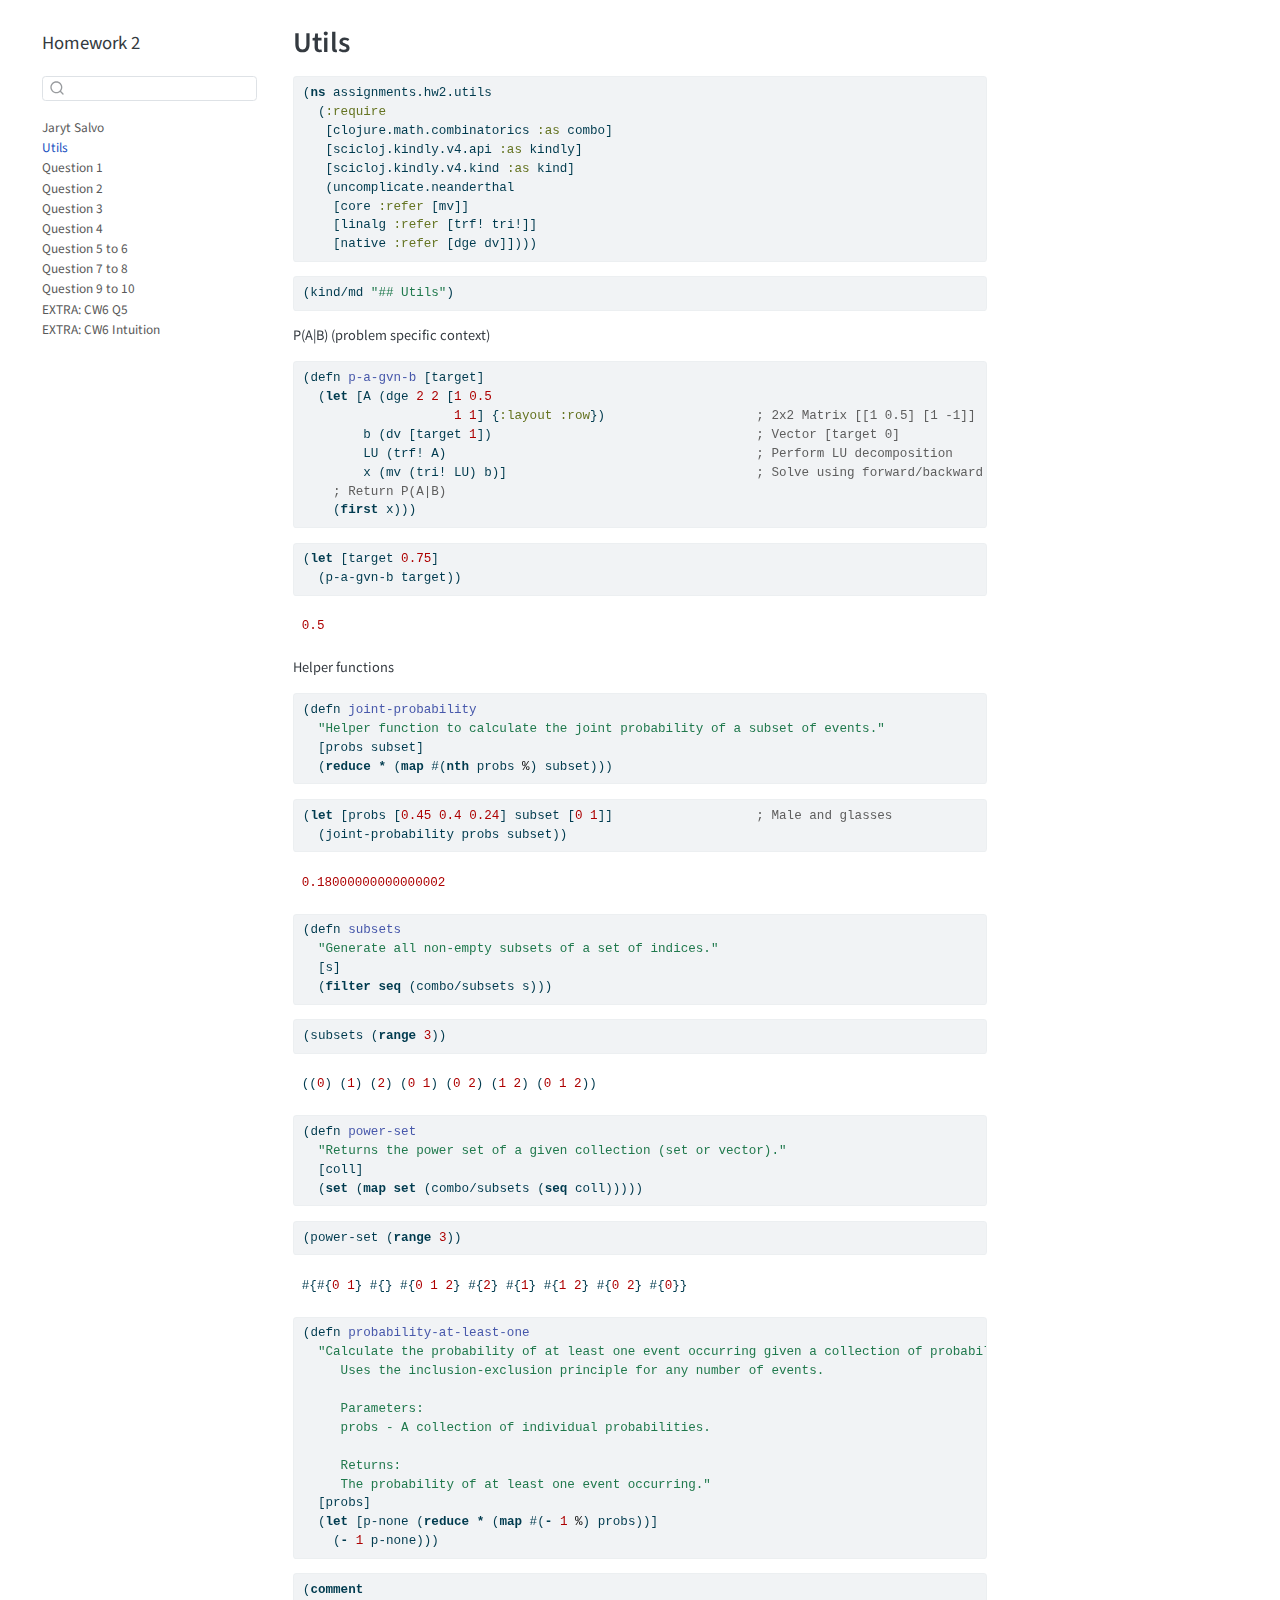
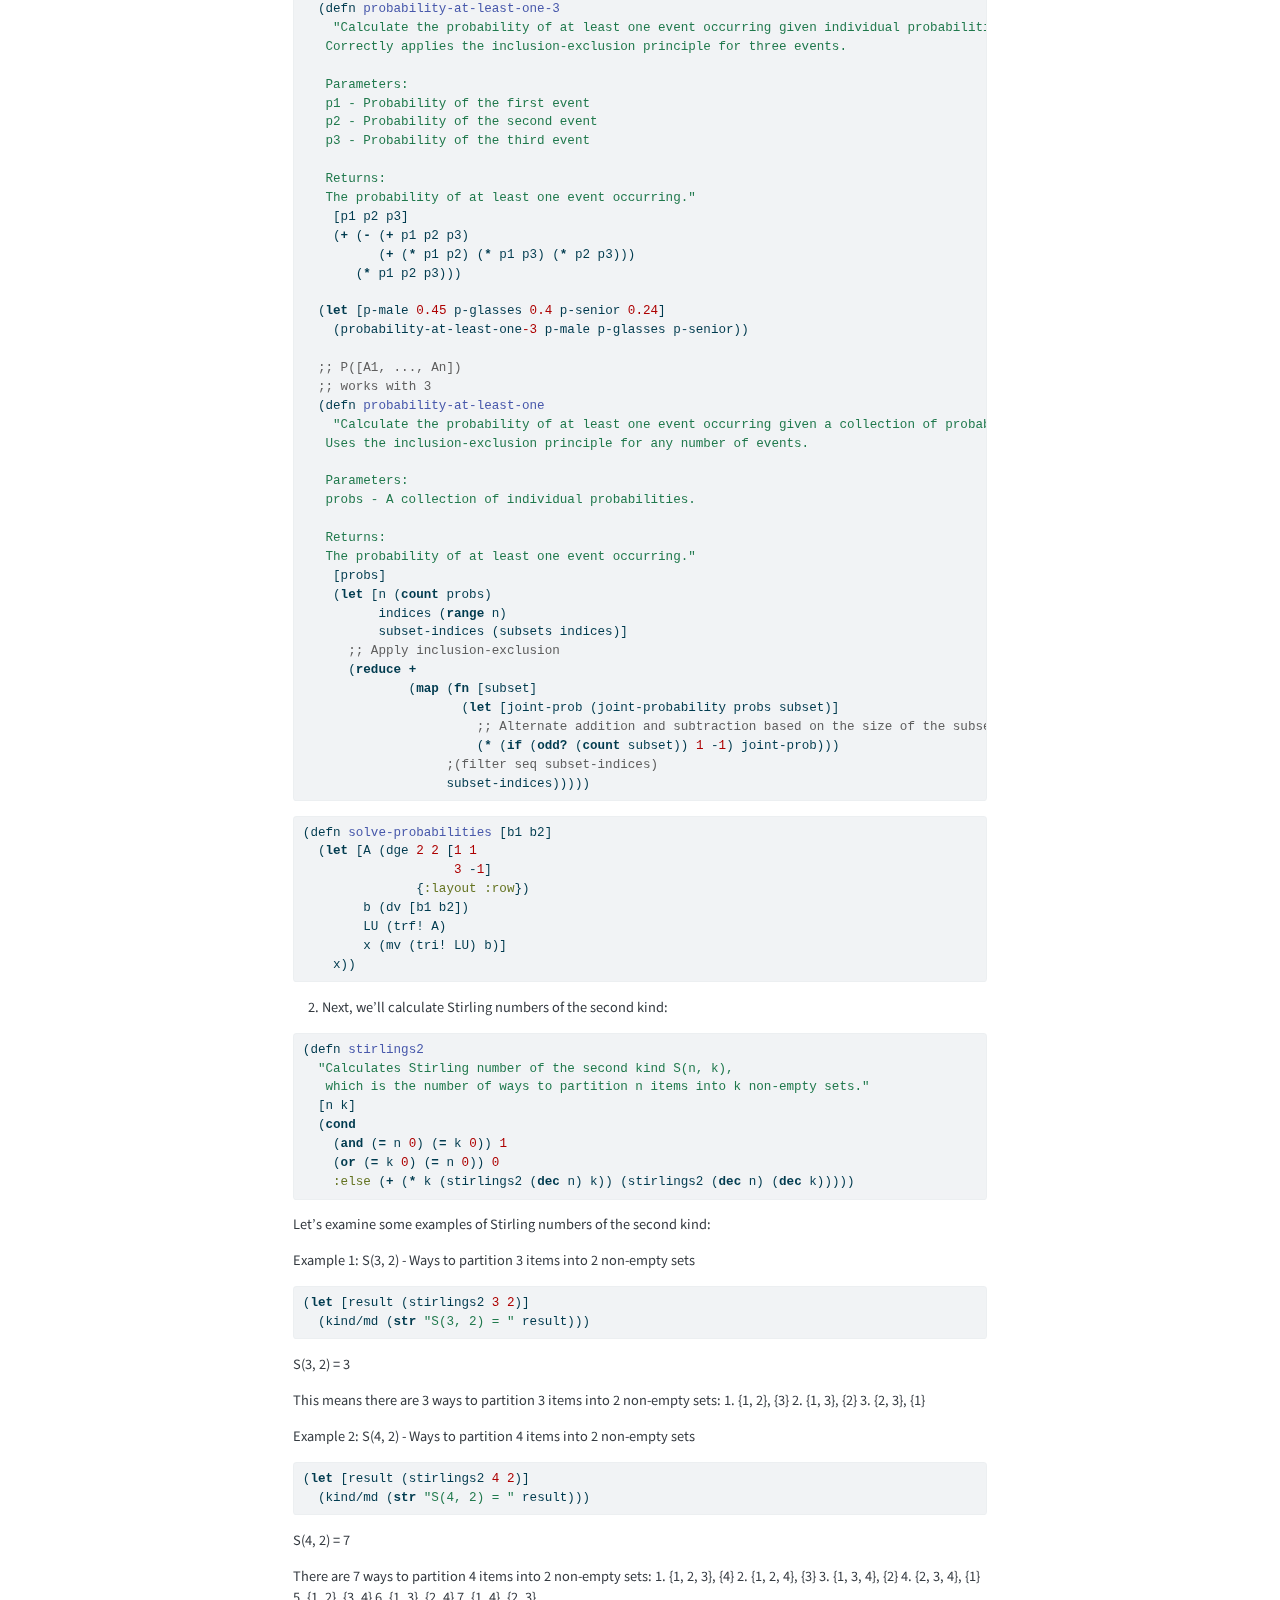
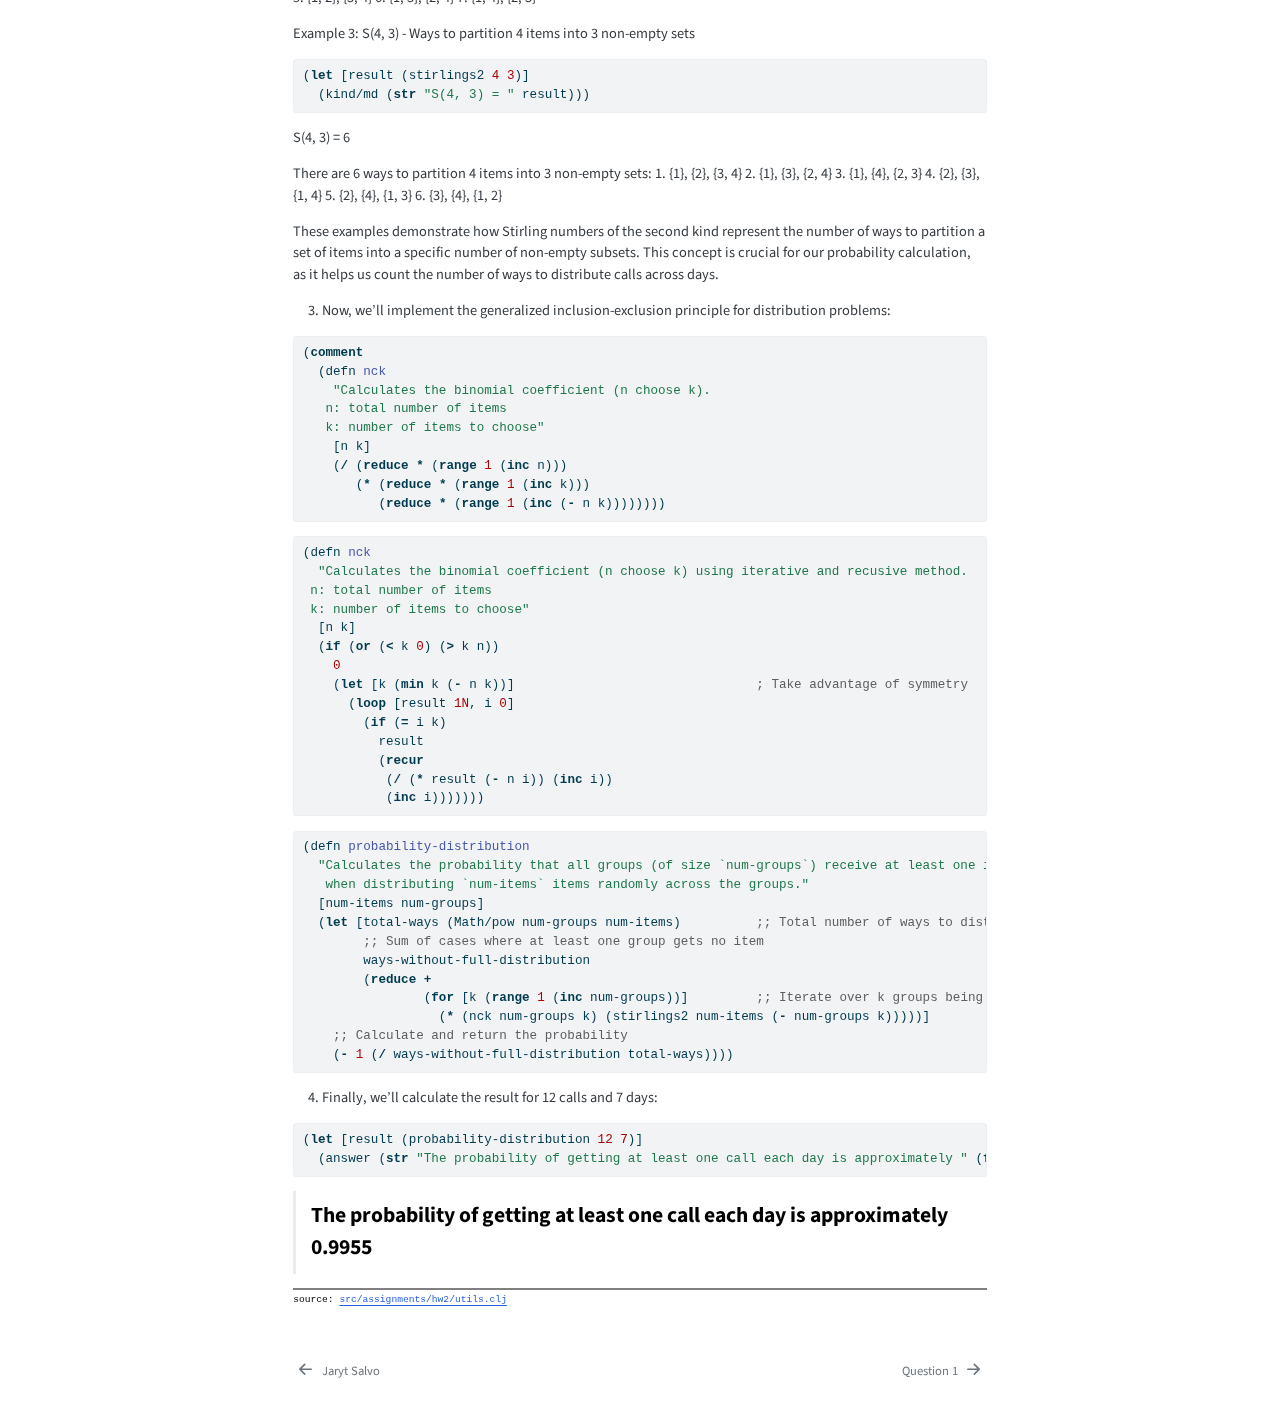
<file: docs/assignments.hw2.utils.html>
<!DOCTYPE html>
<html xmlns="http://www.w3.org/1999/xhtml" lang="en" xml:lang="en"><head>

<meta charset="utf-8">
<meta name="generator" content="quarto-1.5.57">

<meta name="viewport" content="width=device-width, initial-scale=1.0, user-scalable=yes">


<title>Utils – Homework 2</title>
<style>
code{white-space: pre-wrap;}
span.smallcaps{font-variant: small-caps;}
div.columns{display: flex; gap: min(4vw, 1.5em);}
div.column{flex: auto; overflow-x: auto;}
div.hanging-indent{margin-left: 1.5em; text-indent: -1.5em;}
ul.task-list{list-style: none;}
ul.task-list li input[type="checkbox"] {
  width: 0.8em;
  margin: 0 0.8em 0.2em -1em; /* quarto-specific, see https://github.com/quarto-dev/quarto-cli/issues/4556 */ 
  vertical-align: middle;
}
/* CSS for syntax highlighting */
pre > code.sourceCode { white-space: pre; position: relative; }
pre > code.sourceCode > span { line-height: 1.25; }
pre > code.sourceCode > span:empty { height: 1.2em; }
.sourceCode { overflow: visible; }
code.sourceCode > span { color: inherit; text-decoration: inherit; }
div.sourceCode { margin: 1em 0; }
pre.sourceCode { margin: 0; }
@media screen {
div.sourceCode { overflow: auto; }
}
@media print {
pre > code.sourceCode { white-space: pre-wrap; }
pre > code.sourceCode > span { display: inline-block; text-indent: -5em; padding-left: 5em; }
}
pre.numberSource code
  { counter-reset: source-line 0; }
pre.numberSource code > span
  { position: relative; left: -4em; counter-increment: source-line; }
pre.numberSource code > span > a:first-child::before
  { content: counter(source-line);
    position: relative; left: -1em; text-align: right; vertical-align: baseline;
    border: none; display: inline-block;
    -webkit-touch-callout: none; -webkit-user-select: none;
    -khtml-user-select: none; -moz-user-select: none;
    -ms-user-select: none; user-select: none;
    padding: 0 4px; width: 4em;
  }
pre.numberSource { margin-left: 3em;  padding-left: 4px; }
div.sourceCode
  {   }
@media screen {
pre > code.sourceCode > span > a:first-child::before { text-decoration: underline; }
}
</style>


<script src="site_libs/quarto-nav/quarto-nav.js"></script>
<script src="site_libs/quarto-nav/headroom.min.js"></script>
<script src="site_libs/clipboard/clipboard.min.js"></script>
<script src="site_libs/quarto-search/autocomplete.umd.js"></script>
<script src="site_libs/quarto-search/fuse.min.js"></script>
<script src="site_libs/quarto-search/quarto-search.js"></script>
<meta name="quarto:offset" content="./">
<link href="./assignments.hw2.q1.html" rel="next">
<link href="./index.html" rel="prev">
<script src="site_libs/quarto-html/quarto.js"></script>
<script src="site_libs/quarto-html/popper.min.js"></script>
<script src="site_libs/quarto-html/tippy.umd.min.js"></script>
<script src="site_libs/quarto-html/anchor.min.js"></script>
<link href="site_libs/quarto-html/tippy.css" rel="stylesheet">
<link href="site_libs/quarto-html/quarto-syntax-highlighting.css" rel="stylesheet" id="quarto-text-highlighting-styles">
<script src="site_libs/bootstrap/bootstrap.min.js"></script>
<link href="site_libs/bootstrap/bootstrap-icons.css" rel="stylesheet">
<link href="site_libs/bootstrap/bootstrap.min.css" rel="stylesheet" id="quarto-bootstrap" data-mode="light">
<script id="quarto-search-options" type="application/json">{
  "location": "sidebar",
  "copy-button": false,
  "collapse-after": 3,
  "panel-placement": "start",
  "type": "textbox",
  "limit": 50,
  "keyboard-shortcut": [
    "f",
    "/",
    "s"
  ],
  "show-item-context": false,
  "language": {
    "search-no-results-text": "No results",
    "search-matching-documents-text": "matching documents",
    "search-copy-link-title": "Copy link to search",
    "search-hide-matches-text": "Hide additional matches",
    "search-more-match-text": "more match in this document",
    "search-more-matches-text": "more matches in this document",
    "search-clear-button-title": "Clear",
    "search-text-placeholder": "",
    "search-detached-cancel-button-title": "Cancel",
    "search-submit-button-title": "Submit",
    "search-label": "Search"
  }
}</script>
<link rel="icon" href="data:,">


</head>

<body class="nav-sidebar floating">

<div id="quarto-search-results"></div>
  <header id="quarto-header" class="headroom fixed-top">
  <nav class="quarto-secondary-nav">
    <div class="container-fluid d-flex">
      <button type="button" class="quarto-btn-toggle btn" data-bs-toggle="collapse" role="button" data-bs-target=".quarto-sidebar-collapse-item" aria-controls="quarto-sidebar" aria-expanded="false" aria-label="Toggle sidebar navigation" onclick="if (window.quartoToggleHeadroom) { window.quartoToggleHeadroom(); }">
        <i class="bi bi-layout-text-sidebar-reverse"></i>
      </button>
        <nav class="quarto-page-breadcrumbs" aria-label="breadcrumb"><ol class="breadcrumb"><li class="breadcrumb-item"><a href="./assignments.hw2.utils.html"><span class="chapter-title">Utils</span></a></li></ol></nav>
        <a class="flex-grow-1" role="navigation" data-bs-toggle="collapse" data-bs-target=".quarto-sidebar-collapse-item" aria-controls="quarto-sidebar" aria-expanded="false" aria-label="Toggle sidebar navigation" onclick="if (window.quartoToggleHeadroom) { window.quartoToggleHeadroom(); }">      
        </a>
      <button type="button" class="btn quarto-search-button" aria-label="Search" onclick="window.quartoOpenSearch();">
        <i class="bi bi-search"></i>
      </button>
    </div>
  </nav>
</header>
<!-- content -->
<div id="quarto-content" class="quarto-container page-columns page-rows-contents page-layout-article">
<!-- sidebar -->
  <nav id="quarto-sidebar" class="sidebar collapse collapse-horizontal quarto-sidebar-collapse-item sidebar-navigation floating overflow-auto">
    <div class="pt-lg-2 mt-2 text-left sidebar-header">
    <div class="sidebar-title mb-0 py-0">
      <a href="./">Homework 2</a> 
    </div>
      </div>
        <div class="mt-2 flex-shrink-0 align-items-center">
        <div class="sidebar-search">
        <div id="quarto-search" class="" title="Search"></div>
        </div>
        </div>
    <div class="sidebar-menu-container"> 
    <ul class="list-unstyled mt-1">
        <li class="sidebar-item">
  <div class="sidebar-item-container"> 
  <a href="./index.html" class="sidebar-item-text sidebar-link"><span class="chapter-title">Jaryt Salvo</span></a>
  </div>
</li>
        <li class="sidebar-item">
  <div class="sidebar-item-container"> 
  <a href="./assignments.hw2.utils.html" class="sidebar-item-text sidebar-link active"><span class="chapter-title">Utils</span></a>
  </div>
</li>
        <li class="sidebar-item">
  <div class="sidebar-item-container"> 
  <a href="./assignments.hw2.q1.html" class="sidebar-item-text sidebar-link"><span class="chapter-title">Question 1</span></a>
  </div>
</li>
        <li class="sidebar-item">
  <div class="sidebar-item-container"> 
  <a href="./assignments.hw2.q2.html" class="sidebar-item-text sidebar-link"><span class="chapter-title">Question 2</span></a>
  </div>
</li>
        <li class="sidebar-item">
  <div class="sidebar-item-container"> 
  <a href="./assignments.hw2.q3.html" class="sidebar-item-text sidebar-link"><span class="chapter-title">Question 3</span></a>
  </div>
</li>
        <li class="sidebar-item">
  <div class="sidebar-item-container"> 
  <a href="./assignments.hw2.q4.html" class="sidebar-item-text sidebar-link"><span class="chapter-title">Question 4</span></a>
  </div>
</li>
        <li class="sidebar-item">
  <div class="sidebar-item-container"> 
  <a href="./assignments.hw2.q5_6.html" class="sidebar-item-text sidebar-link"><span class="chapter-title">Question 5 to 6</span></a>
  </div>
</li>
        <li class="sidebar-item">
  <div class="sidebar-item-container"> 
  <a href="./assignments.hw2.q7_8.html" class="sidebar-item-text sidebar-link"><span class="chapter-title">Question 7 to 8</span></a>
  </div>
</li>
        <li class="sidebar-item">
  <div class="sidebar-item-container"> 
  <a href="./assignments.hw2.q9_10.html" class="sidebar-item-text sidebar-link"><span class="chapter-title">Question 9 to 10</span></a>
  </div>
</li>
        <li class="sidebar-item">
  <div class="sidebar-item-container"> 
  <a href="./assignments.hw2.cw6_q5.html" class="sidebar-item-text sidebar-link"><span class="chapter-title">EXTRA: CW6 Q5</span></a>
  </div>
</li>
        <li class="sidebar-item">
  <div class="sidebar-item-container"> 
  <a href="./assignments.hw2.cw6_intuition.html" class="sidebar-item-text sidebar-link"><span class="chapter-title">EXTRA: CW6 Intuition</span></a>
  </div>
</li>
    </ul>
    </div>
</nav>
<div id="quarto-sidebar-glass" class="quarto-sidebar-collapse-item" data-bs-toggle="collapse" data-bs-target=".quarto-sidebar-collapse-item"></div>
<!-- margin-sidebar -->
    <div id="quarto-margin-sidebar" class="sidebar margin-sidebar zindex-bottom">
        
    </div>
<!-- main -->
<main class="content" id="quarto-document-content">

<header id="title-block-header" class="quarto-title-block default">
<div class="quarto-title">
<h1 class="title"><span class="chapter-title">Utils</span></h1>
</div>



<div class="quarto-title-meta">

    
  
    
  </div>
  


</header>


<style></style>
<style>.printedClojure .sourceCode {
  background-color: transparent;
  border-style: none;
}
</style>
<style>.clay-limit-image-width .clay-image {max-width: 100%}
.clay-side-by-side .sourceCode {margin: 0}
.clay-side-by-side {margin: 1em 0}
</style>
<script src="assignments.hw2.utils_files/md-default0.js" type="text/javascript"></script>
<script src="assignments.hw2.utils_files/md-default1.js" type="text/javascript"></script>
<div class="sourceClojure">
<div class="sourceCode" id="cb1"><pre class="sourceCode clojure code-with-copy"><code class="sourceCode clojure"><span id="cb1-1"><a href="#cb1-1" aria-hidden="true" tabindex="-1"></a>(<span class="kw">ns</span> assignments.hw2.utils</span>
<span id="cb1-2"><a href="#cb1-2" aria-hidden="true" tabindex="-1"></a>  (<span class="at">:require</span></span>
<span id="cb1-3"><a href="#cb1-3" aria-hidden="true" tabindex="-1"></a>   [clojure.math.combinatorics <span class="at">:as</span> combo]</span>
<span id="cb1-4"><a href="#cb1-4" aria-hidden="true" tabindex="-1"></a>   [scicloj.kindly.v4.api <span class="at">:as</span> kindly]</span>
<span id="cb1-5"><a href="#cb1-5" aria-hidden="true" tabindex="-1"></a>   [scicloj.kindly.v4.kind <span class="at">:as</span> kind]</span>
<span id="cb1-6"><a href="#cb1-6" aria-hidden="true" tabindex="-1"></a>   (uncomplicate.neanderthal</span>
<span id="cb1-7"><a href="#cb1-7" aria-hidden="true" tabindex="-1"></a>    [core <span class="at">:refer</span> [mv]]</span>
<span id="cb1-8"><a href="#cb1-8" aria-hidden="true" tabindex="-1"></a>    [linalg <span class="at">:refer</span> [trf! tri!]]</span>
<span id="cb1-9"><a href="#cb1-9" aria-hidden="true" tabindex="-1"></a>    [native <span class="at">:refer</span> [dge dv]])))</span></code><button title="Copy to Clipboard" class="code-copy-button"><i class="bi"></i></button></pre></div>
</div>
<div class="sourceClojure">
<div class="sourceCode" id="cb2"><pre class="sourceCode clojure code-with-copy"><code class="sourceCode clojure"><span id="cb2-1"><a href="#cb2-1" aria-hidden="true" tabindex="-1"></a>(kind/md <span class="st">"## Utils"</span>)</span></code><button title="Copy to Clipboard" class="code-copy-button"><i class="bi"></i></button></pre></div>
</div>
<p>P(A|B) (problem specific context)</p>
<div class="sourceClojure">
<div class="sourceCode" id="cb3"><pre class="sourceCode clojure code-with-copy"><code class="sourceCode clojure"><span id="cb3-1"><a href="#cb3-1" aria-hidden="true" tabindex="-1"></a>(<span class="bu">defn</span><span class="fu"> p-a-gvn-b </span>[target]</span>
<span id="cb3-2"><a href="#cb3-2" aria-hidden="true" tabindex="-1"></a>  (<span class="kw">let</span> [A (dge <span class="dv">2</span> <span class="dv">2</span> [<span class="dv">1</span> <span class="fl">0.5</span></span>
<span id="cb3-3"><a href="#cb3-3" aria-hidden="true" tabindex="-1"></a>                    <span class="dv">1</span> <span class="dv">1</span>] {<span class="at">:layout</span> <span class="at">:row</span>})                    <span class="co">; 2x2 Matrix [[1 0.5] [1 -1]]</span></span>
<span id="cb3-4"><a href="#cb3-4" aria-hidden="true" tabindex="-1"></a>        b (dv [target <span class="dv">1</span>])                                   <span class="co">; Vector [target 0]</span></span>
<span id="cb3-5"><a href="#cb3-5" aria-hidden="true" tabindex="-1"></a>        LU (trf! A)                                         <span class="co">; Perform LU decomposition</span></span>
<span id="cb3-6"><a href="#cb3-6" aria-hidden="true" tabindex="-1"></a>        x (mv (tri! LU) b)]                                 <span class="co">; Solve using forward/backward substitution</span></span>
<span id="cb3-7"><a href="#cb3-7" aria-hidden="true" tabindex="-1"></a>    <span class="co">; Return P(A|B)</span></span>
<span id="cb3-8"><a href="#cb3-8" aria-hidden="true" tabindex="-1"></a>    (<span class="kw">first</span> x)))</span></code><button title="Copy to Clipboard" class="code-copy-button"><i class="bi"></i></button></pre></div>
</div>
<div class="sourceClojure">
<div class="sourceCode" id="cb4"><pre class="sourceCode clojure code-with-copy"><code class="sourceCode clojure"><span id="cb4-1"><a href="#cb4-1" aria-hidden="true" tabindex="-1"></a>(<span class="kw">let</span> [target <span class="fl">0.75</span>]</span>
<span id="cb4-2"><a href="#cb4-2" aria-hidden="true" tabindex="-1"></a>  (p-a-gvn-b target))</span></code><button title="Copy to Clipboard" class="code-copy-button"><i class="bi"></i></button></pre></div>
</div>
<div class="printedClojure">
<div class="sourceCode" id="cb5"><pre class="sourceCode clojure code-with-copy"><code class="sourceCode clojure"><span id="cb5-1"><a href="#cb5-1" aria-hidden="true" tabindex="-1"></a><span class="fl">0.5</span></span></code><button title="Copy to Clipboard" class="code-copy-button"><i class="bi"></i></button></pre></div>
</div>
<p>Helper functions</p>
<div class="sourceClojure">
<div class="sourceCode" id="cb6"><pre class="sourceCode clojure code-with-copy"><code class="sourceCode clojure"><span id="cb6-1"><a href="#cb6-1" aria-hidden="true" tabindex="-1"></a>(<span class="bu">defn</span><span class="fu"> joint-probability</span></span>
<span id="cb6-2"><a href="#cb6-2" aria-hidden="true" tabindex="-1"></a>  <span class="st">"Helper function to calculate the joint probability of a subset of events."</span></span>
<span id="cb6-3"><a href="#cb6-3" aria-hidden="true" tabindex="-1"></a>  [probs subset]</span>
<span id="cb6-4"><a href="#cb6-4" aria-hidden="true" tabindex="-1"></a>  (<span class="kw">reduce</span> <span class="kw">*</span> (<span class="kw">map</span> #(<span class="kw">nth</span> probs <span class="va">%</span>) subset)))</span></code><button title="Copy to Clipboard" class="code-copy-button"><i class="bi"></i></button></pre></div>
</div>
<div class="sourceClojure">
<div class="sourceCode" id="cb7"><pre class="sourceCode clojure code-with-copy"><code class="sourceCode clojure"><span id="cb7-1"><a href="#cb7-1" aria-hidden="true" tabindex="-1"></a>(<span class="kw">let</span> [probs [<span class="fl">0.45</span> <span class="fl">0.4</span> <span class="fl">0.24</span>] subset [<span class="dv">0</span> <span class="dv">1</span>]]                   <span class="co">; Male and glasses</span></span>
<span id="cb7-2"><a href="#cb7-2" aria-hidden="true" tabindex="-1"></a>  (joint-probability probs subset))</span></code><button title="Copy to Clipboard" class="code-copy-button"><i class="bi"></i></button></pre></div>
</div>
<div class="printedClojure">
<div class="sourceCode" id="cb8"><pre class="sourceCode clojure code-with-copy"><code class="sourceCode clojure"><span id="cb8-1"><a href="#cb8-1" aria-hidden="true" tabindex="-1"></a><span class="fl">0.18000000000000002</span></span></code><button title="Copy to Clipboard" class="code-copy-button"><i class="bi"></i></button></pre></div>
</div>
<div class="sourceClojure">
<div class="sourceCode" id="cb9"><pre class="sourceCode clojure code-with-copy"><code class="sourceCode clojure"><span id="cb9-1"><a href="#cb9-1" aria-hidden="true" tabindex="-1"></a>(<span class="bu">defn</span><span class="fu"> subsets</span></span>
<span id="cb9-2"><a href="#cb9-2" aria-hidden="true" tabindex="-1"></a>  <span class="st">"Generate all non-empty subsets of a set of indices."</span></span>
<span id="cb9-3"><a href="#cb9-3" aria-hidden="true" tabindex="-1"></a>  [s]</span>
<span id="cb9-4"><a href="#cb9-4" aria-hidden="true" tabindex="-1"></a>  (<span class="kw">filter</span> <span class="kw">seq</span> (combo/subsets s)))</span></code><button title="Copy to Clipboard" class="code-copy-button"><i class="bi"></i></button></pre></div>
</div>
<div class="sourceClojure">
<div class="sourceCode" id="cb10"><pre class="sourceCode clojure code-with-copy"><code class="sourceCode clojure"><span id="cb10-1"><a href="#cb10-1" aria-hidden="true" tabindex="-1"></a>(subsets (<span class="kw">range</span> <span class="dv">3</span>))</span></code><button title="Copy to Clipboard" class="code-copy-button"><i class="bi"></i></button></pre></div>
</div>
<div class="printedClojure">
<div class="sourceCode" id="cb11"><pre class="sourceCode clojure code-with-copy"><code class="sourceCode clojure"><span id="cb11-1"><a href="#cb11-1" aria-hidden="true" tabindex="-1"></a>((<span class="dv">0</span>) (<span class="dv">1</span>) (<span class="dv">2</span>) (<span class="dv">0</span> <span class="dv">1</span>) (<span class="dv">0</span> <span class="dv">2</span>) (<span class="dv">1</span> <span class="dv">2</span>) (<span class="dv">0</span> <span class="dv">1</span> <span class="dv">2</span>))</span></code><button title="Copy to Clipboard" class="code-copy-button"><i class="bi"></i></button></pre></div>
</div>
<div class="sourceClojure">
<div class="sourceCode" id="cb12"><pre class="sourceCode clojure code-with-copy"><code class="sourceCode clojure"><span id="cb12-1"><a href="#cb12-1" aria-hidden="true" tabindex="-1"></a>(<span class="bu">defn</span><span class="fu"> power-set</span></span>
<span id="cb12-2"><a href="#cb12-2" aria-hidden="true" tabindex="-1"></a>  <span class="st">"Returns the power set of a given collection (set or vector)."</span></span>
<span id="cb12-3"><a href="#cb12-3" aria-hidden="true" tabindex="-1"></a>  [coll]</span>
<span id="cb12-4"><a href="#cb12-4" aria-hidden="true" tabindex="-1"></a>  (<span class="kw">set</span> (<span class="kw">map</span> <span class="kw">set</span> (combo/subsets (<span class="kw">seq</span> coll)))))</span></code><button title="Copy to Clipboard" class="code-copy-button"><i class="bi"></i></button></pre></div>
</div>
<div class="sourceClojure">
<div class="sourceCode" id="cb13"><pre class="sourceCode clojure code-with-copy"><code class="sourceCode clojure"><span id="cb13-1"><a href="#cb13-1" aria-hidden="true" tabindex="-1"></a>(power-set (<span class="kw">range</span> <span class="dv">3</span>))</span></code><button title="Copy to Clipboard" class="code-copy-button"><i class="bi"></i></button></pre></div>
</div>
<div class="printedClojure">
<div class="sourceCode" id="cb14"><pre class="sourceCode clojure code-with-copy"><code class="sourceCode clojure"><span id="cb14-1"><a href="#cb14-1" aria-hidden="true" tabindex="-1"></a>#{#{<span class="dv">0</span> <span class="dv">1</span>} #{} #{<span class="dv">0</span> <span class="dv">1</span> <span class="dv">2</span>} #{<span class="dv">2</span>} #{<span class="dv">1</span>} #{<span class="dv">1</span> <span class="dv">2</span>} #{<span class="dv">0</span> <span class="dv">2</span>} #{<span class="dv">0</span>}}</span></code><button title="Copy to Clipboard" class="code-copy-button"><i class="bi"></i></button></pre></div>
</div>
<div class="sourceClojure">
<div class="sourceCode" id="cb15"><pre class="sourceCode clojure code-with-copy"><code class="sourceCode clojure"><span id="cb15-1"><a href="#cb15-1" aria-hidden="true" tabindex="-1"></a>(<span class="bu">defn</span><span class="fu"> probability-at-least-one</span></span>
<span id="cb15-2"><a href="#cb15-2" aria-hidden="true" tabindex="-1"></a>  <span class="st">"Calculate the probability of at least one event occurring given a collection of probabilities.</span></span>
<span id="cb15-3"><a href="#cb15-3" aria-hidden="true" tabindex="-1"></a><span class="st">     Uses the inclusion-exclusion principle for any number of events.</span></span>
<span id="cb15-4"><a href="#cb15-4" aria-hidden="true" tabindex="-1"></a><span class="st">     </span></span>
<span id="cb15-5"><a href="#cb15-5" aria-hidden="true" tabindex="-1"></a><span class="st">     Parameters:</span></span>
<span id="cb15-6"><a href="#cb15-6" aria-hidden="true" tabindex="-1"></a><span class="st">     probs - A collection of individual probabilities.</span></span>
<span id="cb15-7"><a href="#cb15-7" aria-hidden="true" tabindex="-1"></a><span class="st">     </span></span>
<span id="cb15-8"><a href="#cb15-8" aria-hidden="true" tabindex="-1"></a><span class="st">     Returns:</span></span>
<span id="cb15-9"><a href="#cb15-9" aria-hidden="true" tabindex="-1"></a><span class="st">     The probability of at least one event occurring."</span></span>
<span id="cb15-10"><a href="#cb15-10" aria-hidden="true" tabindex="-1"></a>  [probs]</span>
<span id="cb15-11"><a href="#cb15-11" aria-hidden="true" tabindex="-1"></a>  (<span class="kw">let</span> [p-none (<span class="kw">reduce</span> <span class="kw">*</span> (<span class="kw">map</span> #(<span class="kw">-</span> <span class="dv">1</span> <span class="va">%</span>) probs))]</span>
<span id="cb15-12"><a href="#cb15-12" aria-hidden="true" tabindex="-1"></a>    (<span class="kw">-</span> <span class="dv">1</span> p-none)))</span></code><button title="Copy to Clipboard" class="code-copy-button"><i class="bi"></i></button></pre></div>
</div>
<div class="sourceClojure">
<div class="sourceCode" id="cb16"><pre class="sourceCode clojure code-with-copy"><code class="sourceCode clojure"><span id="cb16-1"><a href="#cb16-1" aria-hidden="true" tabindex="-1"></a>(<span class="kw">comment</span></span>
<span id="cb16-2"><a href="#cb16-2" aria-hidden="true" tabindex="-1"></a>  (<span class="bu">defn</span><span class="fu"> probability-at-least-one-3</span></span>
<span id="cb16-3"><a href="#cb16-3" aria-hidden="true" tabindex="-1"></a>    <span class="st">"Calculate the probability of at least one event occurring given individual probabilities.</span></span>
<span id="cb16-4"><a href="#cb16-4" aria-hidden="true" tabindex="-1"></a><span class="st">   Correctly applies the inclusion-exclusion principle for three events.</span></span>
<span id="cb16-5"><a href="#cb16-5" aria-hidden="true" tabindex="-1"></a></span>
<span id="cb16-6"><a href="#cb16-6" aria-hidden="true" tabindex="-1"></a><span class="st">   Parameters:</span></span>
<span id="cb16-7"><a href="#cb16-7" aria-hidden="true" tabindex="-1"></a><span class="st">   p1 - Probability of the first event</span></span>
<span id="cb16-8"><a href="#cb16-8" aria-hidden="true" tabindex="-1"></a><span class="st">   p2 - Probability of the second event</span></span>
<span id="cb16-9"><a href="#cb16-9" aria-hidden="true" tabindex="-1"></a><span class="st">   p3 - Probability of the third event</span></span>
<span id="cb16-10"><a href="#cb16-10" aria-hidden="true" tabindex="-1"></a></span>
<span id="cb16-11"><a href="#cb16-11" aria-hidden="true" tabindex="-1"></a><span class="st">   Returns:</span></span>
<span id="cb16-12"><a href="#cb16-12" aria-hidden="true" tabindex="-1"></a><span class="st">   The probability of at least one event occurring."</span></span>
<span id="cb16-13"><a href="#cb16-13" aria-hidden="true" tabindex="-1"></a>    [p1 p2 p3]</span>
<span id="cb16-14"><a href="#cb16-14" aria-hidden="true" tabindex="-1"></a>    (<span class="kw">+</span> (<span class="kw">-</span> (<span class="kw">+</span> p1 p2 p3)</span>
<span id="cb16-15"><a href="#cb16-15" aria-hidden="true" tabindex="-1"></a>          (<span class="kw">+</span> (<span class="kw">*</span> p1 p2) (<span class="kw">*</span> p1 p3) (<span class="kw">*</span> p2 p3)))</span>
<span id="cb16-16"><a href="#cb16-16" aria-hidden="true" tabindex="-1"></a>       (<span class="kw">*</span> p1 p2 p3)))</span>
<span id="cb16-17"><a href="#cb16-17" aria-hidden="true" tabindex="-1"></a></span>
<span id="cb16-18"><a href="#cb16-18" aria-hidden="true" tabindex="-1"></a>  (<span class="kw">let</span> [p-male <span class="fl">0.45</span> p-glasses <span class="fl">0.4</span> p-senior <span class="fl">0.24</span>]</span>
<span id="cb16-19"><a href="#cb16-19" aria-hidden="true" tabindex="-1"></a>    (probability-at-least-one<span class="dv">-3</span> p-male p-glasses p-senior))</span>
<span id="cb16-20"><a href="#cb16-20" aria-hidden="true" tabindex="-1"></a></span>
<span id="cb16-21"><a href="#cb16-21" aria-hidden="true" tabindex="-1"></a>  <span class="co">;; P([A1, ..., An])</span></span>
<span id="cb16-22"><a href="#cb16-22" aria-hidden="true" tabindex="-1"></a>  <span class="co">;; works with 3</span></span>
<span id="cb16-23"><a href="#cb16-23" aria-hidden="true" tabindex="-1"></a>  (<span class="bu">defn</span><span class="fu"> probability-at-least-one</span></span>
<span id="cb16-24"><a href="#cb16-24" aria-hidden="true" tabindex="-1"></a>    <span class="st">"Calculate the probability of at least one event occurring given a collection of probabilities.</span></span>
<span id="cb16-25"><a href="#cb16-25" aria-hidden="true" tabindex="-1"></a><span class="st">   Uses the inclusion-exclusion principle for any number of events.</span></span>
<span id="cb16-26"><a href="#cb16-26" aria-hidden="true" tabindex="-1"></a><span class="st">   </span></span>
<span id="cb16-27"><a href="#cb16-27" aria-hidden="true" tabindex="-1"></a><span class="st">   Parameters:</span></span>
<span id="cb16-28"><a href="#cb16-28" aria-hidden="true" tabindex="-1"></a><span class="st">   probs - A collection of individual probabilities.</span></span>
<span id="cb16-29"><a href="#cb16-29" aria-hidden="true" tabindex="-1"></a><span class="st">   </span></span>
<span id="cb16-30"><a href="#cb16-30" aria-hidden="true" tabindex="-1"></a><span class="st">   Returns:</span></span>
<span id="cb16-31"><a href="#cb16-31" aria-hidden="true" tabindex="-1"></a><span class="st">   The probability of at least one event occurring."</span></span>
<span id="cb16-32"><a href="#cb16-32" aria-hidden="true" tabindex="-1"></a>    [probs]</span>
<span id="cb16-33"><a href="#cb16-33" aria-hidden="true" tabindex="-1"></a>    (<span class="kw">let</span> [n (<span class="kw">count</span> probs)</span>
<span id="cb16-34"><a href="#cb16-34" aria-hidden="true" tabindex="-1"></a>          indices (<span class="kw">range</span> n)</span>
<span id="cb16-35"><a href="#cb16-35" aria-hidden="true" tabindex="-1"></a>          subset-indices (subsets indices)]</span>
<span id="cb16-36"><a href="#cb16-36" aria-hidden="true" tabindex="-1"></a>      <span class="co">;; Apply inclusion-exclusion</span></span>
<span id="cb16-37"><a href="#cb16-37" aria-hidden="true" tabindex="-1"></a>      (<span class="kw">reduce</span> <span class="kw">+</span></span>
<span id="cb16-38"><a href="#cb16-38" aria-hidden="true" tabindex="-1"></a>              (<span class="kw">map</span> (<span class="kw">fn</span> [subset]</span>
<span id="cb16-39"><a href="#cb16-39" aria-hidden="true" tabindex="-1"></a>                     (<span class="kw">let</span> [joint-prob (joint-probability probs subset)]</span>
<span id="cb16-40"><a href="#cb16-40" aria-hidden="true" tabindex="-1"></a>                       <span class="co">;; Alternate addition and subtraction based on the size of the subset</span></span>
<span id="cb16-41"><a href="#cb16-41" aria-hidden="true" tabindex="-1"></a>                       (<span class="kw">*</span> (<span class="kw">if</span> (<span class="kw">odd?</span> (<span class="kw">count</span> subset)) <span class="dv">1</span> -<span class="dv">1</span>) joint-prob)))</span>
<span id="cb16-42"><a href="#cb16-42" aria-hidden="true" tabindex="-1"></a>                   <span class="co">;(filter seq subset-indices)</span></span>
<span id="cb16-43"><a href="#cb16-43" aria-hidden="true" tabindex="-1"></a>                   subset-indices)))))</span></code><button title="Copy to Clipboard" class="code-copy-button"><i class="bi"></i></button></pre></div>
</div>
<div class="sourceClojure">
<div class="sourceCode" id="cb17"><pre class="sourceCode clojure code-with-copy"><code class="sourceCode clojure"><span id="cb17-1"><a href="#cb17-1" aria-hidden="true" tabindex="-1"></a>(<span class="bu">defn</span><span class="fu"> solve-probabilities </span>[b1 b2]</span>
<span id="cb17-2"><a href="#cb17-2" aria-hidden="true" tabindex="-1"></a>  (<span class="kw">let</span> [A (dge <span class="dv">2</span> <span class="dv">2</span> [<span class="dv">1</span> <span class="dv">1</span></span>
<span id="cb17-3"><a href="#cb17-3" aria-hidden="true" tabindex="-1"></a>                    <span class="dv">3</span> -<span class="dv">1</span>]</span>
<span id="cb17-4"><a href="#cb17-4" aria-hidden="true" tabindex="-1"></a>               {<span class="at">:layout</span> <span class="at">:row</span>})</span>
<span id="cb17-5"><a href="#cb17-5" aria-hidden="true" tabindex="-1"></a>        b (dv [b1 b2])</span>
<span id="cb17-6"><a href="#cb17-6" aria-hidden="true" tabindex="-1"></a>        LU (trf! A)</span>
<span id="cb17-7"><a href="#cb17-7" aria-hidden="true" tabindex="-1"></a>        x (mv (tri! LU) b)]</span>
<span id="cb17-8"><a href="#cb17-8" aria-hidden="true" tabindex="-1"></a>    x))</span></code><button title="Copy to Clipboard" class="code-copy-button"><i class="bi"></i></button></pre></div>
</div>
<ol start="2" type="1">
<li>Next, we’ll calculate Stirling numbers of the second kind:</li>
</ol>
<div class="sourceClojure">
<div class="sourceCode" id="cb18"><pre class="sourceCode clojure code-with-copy"><code class="sourceCode clojure"><span id="cb18-1"><a href="#cb18-1" aria-hidden="true" tabindex="-1"></a>(<span class="bu">defn</span><span class="fu"> stirlings2</span></span>
<span id="cb18-2"><a href="#cb18-2" aria-hidden="true" tabindex="-1"></a>  <span class="st">"Calculates Stirling number of the second kind S(n, k),</span></span>
<span id="cb18-3"><a href="#cb18-3" aria-hidden="true" tabindex="-1"></a><span class="st">   which is the number of ways to partition n items into k non-empty sets."</span></span>
<span id="cb18-4"><a href="#cb18-4" aria-hidden="true" tabindex="-1"></a>  [n k]</span>
<span id="cb18-5"><a href="#cb18-5" aria-hidden="true" tabindex="-1"></a>  (<span class="kw">cond</span></span>
<span id="cb18-6"><a href="#cb18-6" aria-hidden="true" tabindex="-1"></a>    (<span class="kw">and</span> (<span class="kw">=</span> n <span class="dv">0</span>) (<span class="kw">=</span> k <span class="dv">0</span>)) <span class="dv">1</span></span>
<span id="cb18-7"><a href="#cb18-7" aria-hidden="true" tabindex="-1"></a>    (<span class="kw">or</span> (<span class="kw">=</span> k <span class="dv">0</span>) (<span class="kw">=</span> n <span class="dv">0</span>)) <span class="dv">0</span></span>
<span id="cb18-8"><a href="#cb18-8" aria-hidden="true" tabindex="-1"></a>    <span class="at">:else</span> (<span class="kw">+</span> (<span class="kw">*</span> k (stirlings2 (<span class="kw">dec</span> n) k)) (stirlings2 (<span class="kw">dec</span> n) (<span class="kw">dec</span> k)))))</span></code><button title="Copy to Clipboard" class="code-copy-button"><i class="bi"></i></button></pre></div>
</div>
<p>Let’s examine some examples of Stirling numbers of the second kind:</p>
<p>Example 1: S(3, 2) - Ways to partition 3 items into 2 non-empty sets</p>
<div class="sourceClojure">
<div class="sourceCode" id="cb19"><pre class="sourceCode clojure code-with-copy"><code class="sourceCode clojure"><span id="cb19-1"><a href="#cb19-1" aria-hidden="true" tabindex="-1"></a>(<span class="kw">let</span> [result (stirlings2 <span class="dv">3</span> <span class="dv">2</span>)]</span>
<span id="cb19-2"><a href="#cb19-2" aria-hidden="true" tabindex="-1"></a>  (kind/md (<span class="kw">str</span> <span class="st">"S(3, 2) = "</span> result)))</span></code><button title="Copy to Clipboard" class="code-copy-button"><i class="bi"></i></button></pre></div>
</div>
<p>S(3, 2) = 3</p>
<p>This means there are 3 ways to partition 3 items into 2 non-empty sets: 1. {1, 2}, {3} 2. {1, 3}, {2} 3. {2, 3}, {1}</p>
<p>Example 2: S(4, 2) - Ways to partition 4 items into 2 non-empty sets</p>
<div class="sourceClojure">
<div class="sourceCode" id="cb20"><pre class="sourceCode clojure code-with-copy"><code class="sourceCode clojure"><span id="cb20-1"><a href="#cb20-1" aria-hidden="true" tabindex="-1"></a>(<span class="kw">let</span> [result (stirlings2 <span class="dv">4</span> <span class="dv">2</span>)]</span>
<span id="cb20-2"><a href="#cb20-2" aria-hidden="true" tabindex="-1"></a>  (kind/md (<span class="kw">str</span> <span class="st">"S(4, 2) = "</span> result)))</span></code><button title="Copy to Clipboard" class="code-copy-button"><i class="bi"></i></button></pre></div>
</div>
<p>S(4, 2) = 7</p>
<p>There are 7 ways to partition 4 items into 2 non-empty sets: 1. {1, 2, 3}, {4} 2. {1, 2, 4}, {3} 3. {1, 3, 4}, {2} 4. {2, 3, 4}, {1} 5. {1, 2}, {3, 4} 6. {1, 3}, {2, 4} 7. {1, 4}, {2, 3}</p>
<p>Example 3: S(4, 3) - Ways to partition 4 items into 3 non-empty sets</p>
<div class="sourceClojure">
<div class="sourceCode" id="cb21"><pre class="sourceCode clojure code-with-copy"><code class="sourceCode clojure"><span id="cb21-1"><a href="#cb21-1" aria-hidden="true" tabindex="-1"></a>(<span class="kw">let</span> [result (stirlings2 <span class="dv">4</span> <span class="dv">3</span>)]</span>
<span id="cb21-2"><a href="#cb21-2" aria-hidden="true" tabindex="-1"></a>  (kind/md (<span class="kw">str</span> <span class="st">"S(4, 3) = "</span> result)))</span></code><button title="Copy to Clipboard" class="code-copy-button"><i class="bi"></i></button></pre></div>
</div>
<p>S(4, 3) = 6</p>
<p>There are 6 ways to partition 4 items into 3 non-empty sets: 1. {1}, {2}, {3, 4} 2. {1}, {3}, {2, 4} 3. {1}, {4}, {2, 3} 4. {2}, {3}, {1, 4} 5. {2}, {4}, {1, 3} 6. {3}, {4}, {1, 2}</p>
<p>These examples demonstrate how Stirling numbers of the second kind represent the number of ways to partition a set of items into a specific number of non-empty subsets. This concept is crucial for our probability calculation, as it helps us count the number of ways to distribute calls across days.</p>
<ol start="3" type="1">
<li>Now, we’ll implement the generalized inclusion-exclusion principle for distribution problems:</li>
</ol>
<div class="sourceClojure">
<div class="sourceCode" id="cb22"><pre class="sourceCode clojure code-with-copy"><code class="sourceCode clojure"><span id="cb22-1"><a href="#cb22-1" aria-hidden="true" tabindex="-1"></a>(<span class="kw">comment</span></span>
<span id="cb22-2"><a href="#cb22-2" aria-hidden="true" tabindex="-1"></a>  (<span class="bu">defn</span><span class="fu"> nck</span></span>
<span id="cb22-3"><a href="#cb22-3" aria-hidden="true" tabindex="-1"></a>    <span class="st">"Calculates the binomial coefficient (n choose k).</span></span>
<span id="cb22-4"><a href="#cb22-4" aria-hidden="true" tabindex="-1"></a><span class="st">   n: total number of items</span></span>
<span id="cb22-5"><a href="#cb22-5" aria-hidden="true" tabindex="-1"></a><span class="st">   k: number of items to choose"</span></span>
<span id="cb22-6"><a href="#cb22-6" aria-hidden="true" tabindex="-1"></a>    [n k]</span>
<span id="cb22-7"><a href="#cb22-7" aria-hidden="true" tabindex="-1"></a>    (<span class="kw">/</span> (<span class="kw">reduce</span> <span class="kw">*</span> (<span class="kw">range</span> <span class="dv">1</span> (<span class="kw">inc</span> n)))</span>
<span id="cb22-8"><a href="#cb22-8" aria-hidden="true" tabindex="-1"></a>       (<span class="kw">*</span> (<span class="kw">reduce</span> <span class="kw">*</span> (<span class="kw">range</span> <span class="dv">1</span> (<span class="kw">inc</span> k)))</span>
<span id="cb22-9"><a href="#cb22-9" aria-hidden="true" tabindex="-1"></a>          (<span class="kw">reduce</span> <span class="kw">*</span> (<span class="kw">range</span> <span class="dv">1</span> (<span class="kw">inc</span> (<span class="kw">-</span> n k))))))))</span></code><button title="Copy to Clipboard" class="code-copy-button"><i class="bi"></i></button></pre></div>
</div>
<div class="sourceClojure">
<div class="sourceCode" id="cb23"><pre class="sourceCode clojure code-with-copy"><code class="sourceCode clojure"><span id="cb23-1"><a href="#cb23-1" aria-hidden="true" tabindex="-1"></a>(<span class="bu">defn</span><span class="fu"> nck</span></span>
<span id="cb23-2"><a href="#cb23-2" aria-hidden="true" tabindex="-1"></a>  <span class="st">"Calculates the binomial coefficient (n choose k) using iterative and recusive method.</span></span>
<span id="cb23-3"><a href="#cb23-3" aria-hidden="true" tabindex="-1"></a><span class="st"> n: total number of items</span></span>
<span id="cb23-4"><a href="#cb23-4" aria-hidden="true" tabindex="-1"></a><span class="st"> k: number of items to choose"</span></span>
<span id="cb23-5"><a href="#cb23-5" aria-hidden="true" tabindex="-1"></a>  [n k]</span>
<span id="cb23-6"><a href="#cb23-6" aria-hidden="true" tabindex="-1"></a>  (<span class="kw">if</span> (<span class="kw">or</span> (<span class="kw">&lt;</span> k <span class="dv">0</span>) (<span class="kw">&gt;</span> k n))</span>
<span id="cb23-7"><a href="#cb23-7" aria-hidden="true" tabindex="-1"></a>    <span class="dv">0</span></span>
<span id="cb23-8"><a href="#cb23-8" aria-hidden="true" tabindex="-1"></a>    (<span class="kw">let</span> [k (<span class="kw">min</span> k (<span class="kw">-</span> n k))]                                <span class="co">; Take advantage of symmetry</span></span>
<span id="cb23-9"><a href="#cb23-9" aria-hidden="true" tabindex="-1"></a>      (<span class="kw">loop</span> [result <span class="dv">1N</span>, i <span class="dv">0</span>]</span>
<span id="cb23-10"><a href="#cb23-10" aria-hidden="true" tabindex="-1"></a>        (<span class="kw">if</span> (<span class="kw">=</span> i k)</span>
<span id="cb23-11"><a href="#cb23-11" aria-hidden="true" tabindex="-1"></a>          result</span>
<span id="cb23-12"><a href="#cb23-12" aria-hidden="true" tabindex="-1"></a>          (<span class="kw">recur</span></span>
<span id="cb23-13"><a href="#cb23-13" aria-hidden="true" tabindex="-1"></a>           (<span class="kw">/</span> (<span class="kw">*</span> result (<span class="kw">-</span> n i)) (<span class="kw">inc</span> i))</span>
<span id="cb23-14"><a href="#cb23-14" aria-hidden="true" tabindex="-1"></a>           (<span class="kw">inc</span> i)))))))</span></code><button title="Copy to Clipboard" class="code-copy-button"><i class="bi"></i></button></pre></div>
</div>
<div class="sourceClojure">
<div class="sourceCode" id="cb24"><pre class="sourceCode clojure code-with-copy"><code class="sourceCode clojure"><span id="cb24-1"><a href="#cb24-1" aria-hidden="true" tabindex="-1"></a>(<span class="bu">defn</span><span class="fu"> probability-distribution</span></span>
<span id="cb24-2"><a href="#cb24-2" aria-hidden="true" tabindex="-1"></a>  <span class="st">"Calculates the probability that all groups (of size `num-groups`) receive at least one item</span></span>
<span id="cb24-3"><a href="#cb24-3" aria-hidden="true" tabindex="-1"></a><span class="st">   when distributing `num-items` items randomly across the groups."</span></span>
<span id="cb24-4"><a href="#cb24-4" aria-hidden="true" tabindex="-1"></a>  [num-items num-groups]</span>
<span id="cb24-5"><a href="#cb24-5" aria-hidden="true" tabindex="-1"></a>  (<span class="kw">let</span> [total-ways (Math/pow num-groups num-items)          <span class="co">;; Total number of ways to distribute items</span></span>
<span id="cb24-6"><a href="#cb24-6" aria-hidden="true" tabindex="-1"></a>        <span class="co">;; Sum of cases where at least one group gets no item</span></span>
<span id="cb24-7"><a href="#cb24-7" aria-hidden="true" tabindex="-1"></a>        ways-without-full-distribution</span>
<span id="cb24-8"><a href="#cb24-8" aria-hidden="true" tabindex="-1"></a>        (<span class="kw">reduce</span> <span class="kw">+</span></span>
<span id="cb24-9"><a href="#cb24-9" aria-hidden="true" tabindex="-1"></a>                (<span class="kw">for</span> [k (<span class="kw">range</span> <span class="dv">1</span> (<span class="kw">inc</span> num-groups))]         <span class="co">;; Iterate over k groups being empty</span></span>
<span id="cb24-10"><a href="#cb24-10" aria-hidden="true" tabindex="-1"></a>                  (<span class="kw">*</span> (nck num-groups k) (stirlings2 num-items (<span class="kw">-</span> num-groups k)))))]</span>
<span id="cb24-11"><a href="#cb24-11" aria-hidden="true" tabindex="-1"></a>    <span class="co">;; Calculate and return the probability</span></span>
<span id="cb24-12"><a href="#cb24-12" aria-hidden="true" tabindex="-1"></a>    (<span class="kw">-</span> <span class="dv">1</span> (<span class="kw">/</span> ways-without-full-distribution total-ways))))</span></code><button title="Copy to Clipboard" class="code-copy-button"><i class="bi"></i></button></pre></div>
</div>
<ol start="4" type="1">
<li>Finally, we’ll calculate the result for 12 calls and 7 days:</li>
</ol>
<div class="sourceClojure">
<div class="sourceCode" id="cb25"><pre class="sourceCode clojure code-with-copy"><code class="sourceCode clojure"><span id="cb25-1"><a href="#cb25-1" aria-hidden="true" tabindex="-1"></a>(<span class="kw">let</span> [result (probability-distribution <span class="dv">12</span> <span class="dv">7</span>)]</span>
<span id="cb25-2"><a href="#cb25-2" aria-hidden="true" tabindex="-1"></a>  (answer (<span class="kw">str</span> <span class="st">"The probability of getting at least one call each day is approximately "</span> (<span class="kw">format</span> <span class="st">"%.4f"</span> result))))</span></code><button title="Copy to Clipboard" class="code-copy-button"><i class="bi"></i></button></pre></div>
</div>
<blockquote class="blockquote">
<p><span style="color: black; font-size: 1.5em;"><strong>The probability of getting at least one call each day is approximately 0.9955</strong></span></p>
</blockquote>
<div style="background-color:grey;height:2px;width:100%;"></div>
<div><pre><small><small>source: <a href="https://github.com/adabwana/f24-m6410-hw2/blob/master/src/assignments/hw2/utils.clj">src/assignments/hw2/utils.clj</a></small></small></pre></div>



</main> <!-- /main -->
<script id="quarto-html-after-body" type="application/javascript">
window.document.addEventListener("DOMContentLoaded", function (event) {
  const toggleBodyColorMode = (bsSheetEl) => {
    const mode = bsSheetEl.getAttribute("data-mode");
    const bodyEl = window.document.querySelector("body");
    if (mode === "dark") {
      bodyEl.classList.add("quarto-dark");
      bodyEl.classList.remove("quarto-light");
    } else {
      bodyEl.classList.add("quarto-light");
      bodyEl.classList.remove("quarto-dark");
    }
  }
  const toggleBodyColorPrimary = () => {
    const bsSheetEl = window.document.querySelector("link#quarto-bootstrap");
    if (bsSheetEl) {
      toggleBodyColorMode(bsSheetEl);
    }
  }
  toggleBodyColorPrimary();  
  const icon = "";
  const anchorJS = new window.AnchorJS();
  anchorJS.options = {
    placement: 'right',
    icon: icon
  };
  anchorJS.add('.anchored');
  const isCodeAnnotation = (el) => {
    for (const clz of el.classList) {
      if (clz.startsWith('code-annotation-')) {                     
        return true;
      }
    }
    return false;
  }
  const onCopySuccess = function(e) {
    // button target
    const button = e.trigger;
    // don't keep focus
    button.blur();
    // flash "checked"
    button.classList.add('code-copy-button-checked');
    var currentTitle = button.getAttribute("title");
    button.setAttribute("title", "Copied!");
    let tooltip;
    if (window.bootstrap) {
      button.setAttribute("data-bs-toggle", "tooltip");
      button.setAttribute("data-bs-placement", "left");
      button.setAttribute("data-bs-title", "Copied!");
      tooltip = new bootstrap.Tooltip(button, 
        { trigger: "manual", 
          customClass: "code-copy-button-tooltip",
          offset: [0, -8]});
      tooltip.show();    
    }
    setTimeout(function() {
      if (tooltip) {
        tooltip.hide();
        button.removeAttribute("data-bs-title");
        button.removeAttribute("data-bs-toggle");
        button.removeAttribute("data-bs-placement");
      }
      button.setAttribute("title", currentTitle);
      button.classList.remove('code-copy-button-checked');
    }, 1000);
    // clear code selection
    e.clearSelection();
  }
  const getTextToCopy = function(trigger) {
      const codeEl = trigger.previousElementSibling.cloneNode(true);
      for (const childEl of codeEl.children) {
        if (isCodeAnnotation(childEl)) {
          childEl.remove();
        }
      }
      return codeEl.innerText;
  }
  const clipboard = new window.ClipboardJS('.code-copy-button:not([data-in-quarto-modal])', {
    text: getTextToCopy
  });
  clipboard.on('success', onCopySuccess);
  if (window.document.getElementById('quarto-embedded-source-code-modal')) {
    // For code content inside modals, clipBoardJS needs to be initialized with a container option
    // TODO: Check when it could be a function (https://github.com/zenorocha/clipboard.js/issues/860)
    const clipboardModal = new window.ClipboardJS('.code-copy-button[data-in-quarto-modal]', {
      text: getTextToCopy,
      container: window.document.getElementById('quarto-embedded-source-code-modal')
    });
    clipboardModal.on('success', onCopySuccess);
  }
    var localhostRegex = new RegExp(/^(?:http|https):\/\/localhost\:?[0-9]*\//);
    var mailtoRegex = new RegExp(/^mailto:/);
      var filterRegex = new RegExp('/' + window.location.host + '/');
    var isInternal = (href) => {
        return filterRegex.test(href) || localhostRegex.test(href) || mailtoRegex.test(href);
    }
    // Inspect non-navigation links and adorn them if external
 	var links = window.document.querySelectorAll('a[href]:not(.nav-link):not(.navbar-brand):not(.toc-action):not(.sidebar-link):not(.sidebar-item-toggle):not(.pagination-link):not(.no-external):not([aria-hidden]):not(.dropdown-item):not(.quarto-navigation-tool):not(.about-link)');
    for (var i=0; i<links.length; i++) {
      const link = links[i];
      if (!isInternal(link.href)) {
        // undo the damage that might have been done by quarto-nav.js in the case of
        // links that we want to consider external
        if (link.dataset.originalHref !== undefined) {
          link.href = link.dataset.originalHref;
        }
      }
    }
  function tippyHover(el, contentFn, onTriggerFn, onUntriggerFn) {
    const config = {
      allowHTML: true,
      maxWidth: 500,
      delay: 100,
      arrow: false,
      appendTo: function(el) {
          return el.parentElement;
      },
      interactive: true,
      interactiveBorder: 10,
      theme: 'quarto',
      placement: 'bottom-start',
    };
    if (contentFn) {
      config.content = contentFn;
    }
    if (onTriggerFn) {
      config.onTrigger = onTriggerFn;
    }
    if (onUntriggerFn) {
      config.onUntrigger = onUntriggerFn;
    }
    window.tippy(el, config); 
  }
  const noterefs = window.document.querySelectorAll('a[role="doc-noteref"]');
  for (var i=0; i<noterefs.length; i++) {
    const ref = noterefs[i];
    tippyHover(ref, function() {
      // use id or data attribute instead here
      let href = ref.getAttribute('data-footnote-href') || ref.getAttribute('href');
      try { href = new URL(href).hash; } catch {}
      const id = href.replace(/^#\/?/, "");
      const note = window.document.getElementById(id);
      if (note) {
        return note.innerHTML;
      } else {
        return "";
      }
    });
  }
  const xrefs = window.document.querySelectorAll('a.quarto-xref');
  const processXRef = (id, note) => {
    // Strip column container classes
    const stripColumnClz = (el) => {
      el.classList.remove("page-full", "page-columns");
      if (el.children) {
        for (const child of el.children) {
          stripColumnClz(child);
        }
      }
    }
    stripColumnClz(note)
    if (id === null || id.startsWith('sec-')) {
      // Special case sections, only their first couple elements
      const container = document.createElement("div");
      if (note.children && note.children.length > 2) {
        container.appendChild(note.children[0].cloneNode(true));
        for (let i = 1; i < note.children.length; i++) {
          const child = note.children[i];
          if (child.tagName === "P" && child.innerText === "") {
            continue;
          } else {
            container.appendChild(child.cloneNode(true));
            break;
          }
        }
        if (window.Quarto?.typesetMath) {
          window.Quarto.typesetMath(container);
        }
        return container.innerHTML
      } else {
        if (window.Quarto?.typesetMath) {
          window.Quarto.typesetMath(note);
        }
        return note.innerHTML;
      }
    } else {
      // Remove any anchor links if they are present
      const anchorLink = note.querySelector('a.anchorjs-link');
      if (anchorLink) {
        anchorLink.remove();
      }
      if (window.Quarto?.typesetMath) {
        window.Quarto.typesetMath(note);
      }
      // TODO in 1.5, we should make sure this works without a callout special case
      if (note.classList.contains("callout")) {
        return note.outerHTML;
      } else {
        return note.innerHTML;
      }
    }
  }
  for (var i=0; i<xrefs.length; i++) {
    const xref = xrefs[i];
    tippyHover(xref, undefined, function(instance) {
      instance.disable();
      let url = xref.getAttribute('href');
      let hash = undefined; 
      if (url.startsWith('#')) {
        hash = url;
      } else {
        try { hash = new URL(url).hash; } catch {}
      }
      if (hash) {
        const id = hash.replace(/^#\/?/, "");
        const note = window.document.getElementById(id);
        if (note !== null) {
          try {
            const html = processXRef(id, note.cloneNode(true));
            instance.setContent(html);
          } finally {
            instance.enable();
            instance.show();
          }
        } else {
          // See if we can fetch this
          fetch(url.split('#')[0])
          .then(res => res.text())
          .then(html => {
            const parser = new DOMParser();
            const htmlDoc = parser.parseFromString(html, "text/html");
            const note = htmlDoc.getElementById(id);
            if (note !== null) {
              const html = processXRef(id, note);
              instance.setContent(html);
            } 
          }).finally(() => {
            instance.enable();
            instance.show();
          });
        }
      } else {
        // See if we can fetch a full url (with no hash to target)
        // This is a special case and we should probably do some content thinning / targeting
        fetch(url)
        .then(res => res.text())
        .then(html => {
          const parser = new DOMParser();
          const htmlDoc = parser.parseFromString(html, "text/html");
          const note = htmlDoc.querySelector('main.content');
          if (note !== null) {
            // This should only happen for chapter cross references
            // (since there is no id in the URL)
            // remove the first header
            if (note.children.length > 0 && note.children[0].tagName === "HEADER") {
              note.children[0].remove();
            }
            const html = processXRef(null, note);
            instance.setContent(html);
          } 
        }).finally(() => {
          instance.enable();
          instance.show();
        });
      }
    }, function(instance) {
    });
  }
      let selectedAnnoteEl;
      const selectorForAnnotation = ( cell, annotation) => {
        let cellAttr = 'data-code-cell="' + cell + '"';
        let lineAttr = 'data-code-annotation="' +  annotation + '"';
        const selector = 'span[' + cellAttr + '][' + lineAttr + ']';
        return selector;
      }
      const selectCodeLines = (annoteEl) => {
        const doc = window.document;
        const targetCell = annoteEl.getAttribute("data-target-cell");
        const targetAnnotation = annoteEl.getAttribute("data-target-annotation");
        const annoteSpan = window.document.querySelector(selectorForAnnotation(targetCell, targetAnnotation));
        const lines = annoteSpan.getAttribute("data-code-lines").split(",");
        const lineIds = lines.map((line) => {
          return targetCell + "-" + line;
        })
        let top = null;
        let height = null;
        let parent = null;
        if (lineIds.length > 0) {
            //compute the position of the single el (top and bottom and make a div)
            const el = window.document.getElementById(lineIds[0]);
            top = el.offsetTop;
            height = el.offsetHeight;
            parent = el.parentElement.parentElement;
          if (lineIds.length > 1) {
            const lastEl = window.document.getElementById(lineIds[lineIds.length - 1]);
            const bottom = lastEl.offsetTop + lastEl.offsetHeight;
            height = bottom - top;
          }
          if (top !== null && height !== null && parent !== null) {
            // cook up a div (if necessary) and position it 
            let div = window.document.getElementById("code-annotation-line-highlight");
            if (div === null) {
              div = window.document.createElement("div");
              div.setAttribute("id", "code-annotation-line-highlight");
              div.style.position = 'absolute';
              parent.appendChild(div);
            }
            div.style.top = top - 2 + "px";
            div.style.height = height + 4 + "px";
            div.style.left = 0;
            let gutterDiv = window.document.getElementById("code-annotation-line-highlight-gutter");
            if (gutterDiv === null) {
              gutterDiv = window.document.createElement("div");
              gutterDiv.setAttribute("id", "code-annotation-line-highlight-gutter");
              gutterDiv.style.position = 'absolute';
              const codeCell = window.document.getElementById(targetCell);
              const gutter = codeCell.querySelector('.code-annotation-gutter');
              gutter.appendChild(gutterDiv);
            }
            gutterDiv.style.top = top - 2 + "px";
            gutterDiv.style.height = height + 4 + "px";
          }
          selectedAnnoteEl = annoteEl;
        }
      };
      const unselectCodeLines = () => {
        const elementsIds = ["code-annotation-line-highlight", "code-annotation-line-highlight-gutter"];
        elementsIds.forEach((elId) => {
          const div = window.document.getElementById(elId);
          if (div) {
            div.remove();
          }
        });
        selectedAnnoteEl = undefined;
      };
        // Handle positioning of the toggle
    window.addEventListener(
      "resize",
      throttle(() => {
        elRect = undefined;
        if (selectedAnnoteEl) {
          selectCodeLines(selectedAnnoteEl);
        }
      }, 10)
    );
    function throttle(fn, ms) {
    let throttle = false;
    let timer;
      return (...args) => {
        if(!throttle) { // first call gets through
            fn.apply(this, args);
            throttle = true;
        } else { // all the others get throttled
            if(timer) clearTimeout(timer); // cancel #2
            timer = setTimeout(() => {
              fn.apply(this, args);
              timer = throttle = false;
            }, ms);
        }
      };
    }
      // Attach click handler to the DT
      const annoteDls = window.document.querySelectorAll('dt[data-target-cell]');
      for (const annoteDlNode of annoteDls) {
        annoteDlNode.addEventListener('click', (event) => {
          const clickedEl = event.target;
          if (clickedEl !== selectedAnnoteEl) {
            unselectCodeLines();
            const activeEl = window.document.querySelector('dt[data-target-cell].code-annotation-active');
            if (activeEl) {
              activeEl.classList.remove('code-annotation-active');
            }
            selectCodeLines(clickedEl);
            clickedEl.classList.add('code-annotation-active');
          } else {
            // Unselect the line
            unselectCodeLines();
            clickedEl.classList.remove('code-annotation-active');
          }
        });
      }
  const findCites = (el) => {
    const parentEl = el.parentElement;
    if (parentEl) {
      const cites = parentEl.dataset.cites;
      if (cites) {
        return {
          el,
          cites: cites.split(' ')
        };
      } else {
        return findCites(el.parentElement)
      }
    } else {
      return undefined;
    }
  };
  var bibliorefs = window.document.querySelectorAll('a[role="doc-biblioref"]');
  for (var i=0; i<bibliorefs.length; i++) {
    const ref = bibliorefs[i];
    const citeInfo = findCites(ref);
    if (citeInfo) {
      tippyHover(citeInfo.el, function() {
        var popup = window.document.createElement('div');
        citeInfo.cites.forEach(function(cite) {
          var citeDiv = window.document.createElement('div');
          citeDiv.classList.add('hanging-indent');
          citeDiv.classList.add('csl-entry');
          var biblioDiv = window.document.getElementById('ref-' + cite);
          if (biblioDiv) {
            citeDiv.innerHTML = biblioDiv.innerHTML;
          }
          popup.appendChild(citeDiv);
        });
        return popup.innerHTML;
      });
    }
  }
});
</script>
<nav class="page-navigation">
  <div class="nav-page nav-page-previous">
      <a href="./index.html" class="pagination-link" aria-label="Jaryt Salvo">
        <i class="bi bi-arrow-left-short"></i> <span class="nav-page-text"><span class="chapter-title">Jaryt Salvo</span></span>
      </a>          
  </div>
  <div class="nav-page nav-page-next">
      <a href="./assignments.hw2.q1.html" class="pagination-link" aria-label="Question 1">
        <span class="nav-page-text"><span class="chapter-title">Question 1</span></span> <i class="bi bi-arrow-right-short"></i>
      </a>
  </div>
</nav>
</div> <!-- /content -->




</body></html>
</file>
<file: docs/site_libs/quarto-html/tippy.css>
.tippy-box[data-animation=fade][data-state=hidden]{opacity:0}[data-tippy-root]{max-width:calc(100vw - 10px)}.tippy-box{position:relative;background-color:#333;color:#fff;border-radius:4px;font-size:14px;line-height:1.4;white-space:normal;outline:0;transition-property:transform,visibility,opacity}.tippy-box[data-placement^=top]>.tippy-arrow{bottom:0}.tippy-box[data-placement^=top]>.tippy-arrow:before{bottom:-7px;left:0;border-width:8px 8px 0;border-top-color:initial;transform-origin:center top}.tippy-box[data-placement^=bottom]>.tippy-arrow{top:0}.tippy-box[data-placement^=bottom]>.tippy-arrow:before{top:-7px;left:0;border-width:0 8px 8px;border-bottom-color:initial;transform-origin:center bottom}.tippy-box[data-placement^=left]>.tippy-arrow{right:0}.tippy-box[data-placement^=left]>.tippy-arrow:before{border-width:8px 0 8px 8px;border-left-color:initial;right:-7px;transform-origin:center left}.tippy-box[data-placement^=right]>.tippy-arrow{left:0}.tippy-box[data-placement^=right]>.tippy-arrow:before{left:-7px;border-width:8px 8px 8px 0;border-right-color:initial;transform-origin:center right}.tippy-box[data-inertia][data-state=visible]{transition-timing-function:cubic-bezier(.54,1.5,.38,1.11)}.tippy-arrow{width:16px;height:16px;color:#333}.tippy-arrow:before{content:"";position:absolute;border-color:transparent;border-style:solid}.tippy-content{position:relative;padding:5px 9px;z-index:1}
</file>
<file: docs/site_libs/quarto-html/quarto-syntax-highlighting.css>
/* quarto syntax highlight colors */
:root {
  --quarto-hl-ot-color: #003B4F;
  --quarto-hl-at-color: #657422;
  --quarto-hl-ss-color: #20794D;
  --quarto-hl-an-color: #5E5E5E;
  --quarto-hl-fu-color: #4758AB;
  --quarto-hl-st-color: #20794D;
  --quarto-hl-cf-color: #003B4F;
  --quarto-hl-op-color: #5E5E5E;
  --quarto-hl-er-color: #AD0000;
  --quarto-hl-bn-color: #AD0000;
  --quarto-hl-al-color: #AD0000;
  --quarto-hl-va-color: #111111;
  --quarto-hl-bu-color: inherit;
  --quarto-hl-ex-color: inherit;
  --quarto-hl-pp-color: #AD0000;
  --quarto-hl-in-color: #5E5E5E;
  --quarto-hl-vs-color: #20794D;
  --quarto-hl-wa-color: #5E5E5E;
  --quarto-hl-do-color: #5E5E5E;
  --quarto-hl-im-color: #00769E;
  --quarto-hl-ch-color: #20794D;
  --quarto-hl-dt-color: #AD0000;
  --quarto-hl-fl-color: #AD0000;
  --quarto-hl-co-color: #5E5E5E;
  --quarto-hl-cv-color: #5E5E5E;
  --quarto-hl-cn-color: #8f5902;
  --quarto-hl-sc-color: #5E5E5E;
  --quarto-hl-dv-color: #AD0000;
  --quarto-hl-kw-color: #003B4F;
}

/* other quarto variables */
:root {
  --quarto-font-monospace: SFMono-Regular, Menlo, Monaco, Consolas, "Liberation Mono", "Courier New", monospace;
}

pre > code.sourceCode > span {
  color: #003B4F;
}

code span {
  color: #003B4F;
}

code.sourceCode > span {
  color: #003B4F;
}

div.sourceCode,
div.sourceCode pre.sourceCode {
  color: #003B4F;
}

code span.ot {
  color: #003B4F;
  font-style: inherit;
}

code span.at {
  color: #657422;
  font-style: inherit;
}

code span.ss {
  color: #20794D;
  font-style: inherit;
}

code span.an {
  color: #5E5E5E;
  font-style: inherit;
}

code span.fu {
  color: #4758AB;
  font-style: inherit;
}

code span.st {
  color: #20794D;
  font-style: inherit;
}

code span.cf {
  color: #003B4F;
  font-weight: bold;
  font-style: inherit;
}

code span.op {
  color: #5E5E5E;
  font-style: inherit;
}

code span.er {
  color: #AD0000;
  font-style: inherit;
}

code span.bn {
  color: #AD0000;
  font-style: inherit;
}

code span.al {
  color: #AD0000;
  font-style: inherit;
}

code span.va {
  color: #111111;
  font-style: inherit;
}

code span.bu {
  font-style: inherit;
}

code span.ex {
  font-style: inherit;
}

code span.pp {
  color: #AD0000;
  font-style: inherit;
}

code span.in {
  color: #5E5E5E;
  font-style: inherit;
}

code span.vs {
  color: #20794D;
  font-style: inherit;
}

code span.wa {
  color: #5E5E5E;
  font-style: italic;
}

code span.do {
  color: #5E5E5E;
  font-style: italic;
}

code span.im {
  color: #00769E;
  font-style: inherit;
}

code span.ch {
  color: #20794D;
  font-style: inherit;
}

code span.dt {
  color: #AD0000;
  font-style: inherit;
}

code span.fl {
  color: #AD0000;
  font-style: inherit;
}

code span.co {
  color: #5E5E5E;
  font-style: inherit;
}

code span.cv {
  color: #5E5E5E;
  font-style: italic;
}

code span.cn {
  color: #8f5902;
  font-style: inherit;
}

code span.sc {
  color: #5E5E5E;
  font-style: inherit;
}

code span.dv {
  color: #AD0000;
  font-style: inherit;
}

code span.kw {
  color: #003B4F;
  font-weight: bold;
  font-style: inherit;
}

.prevent-inlining {
  content: "</";
}

/*# sourceMappingURL=debc5d5d77c3f9108843748ff7464032.css.map */
</file>
